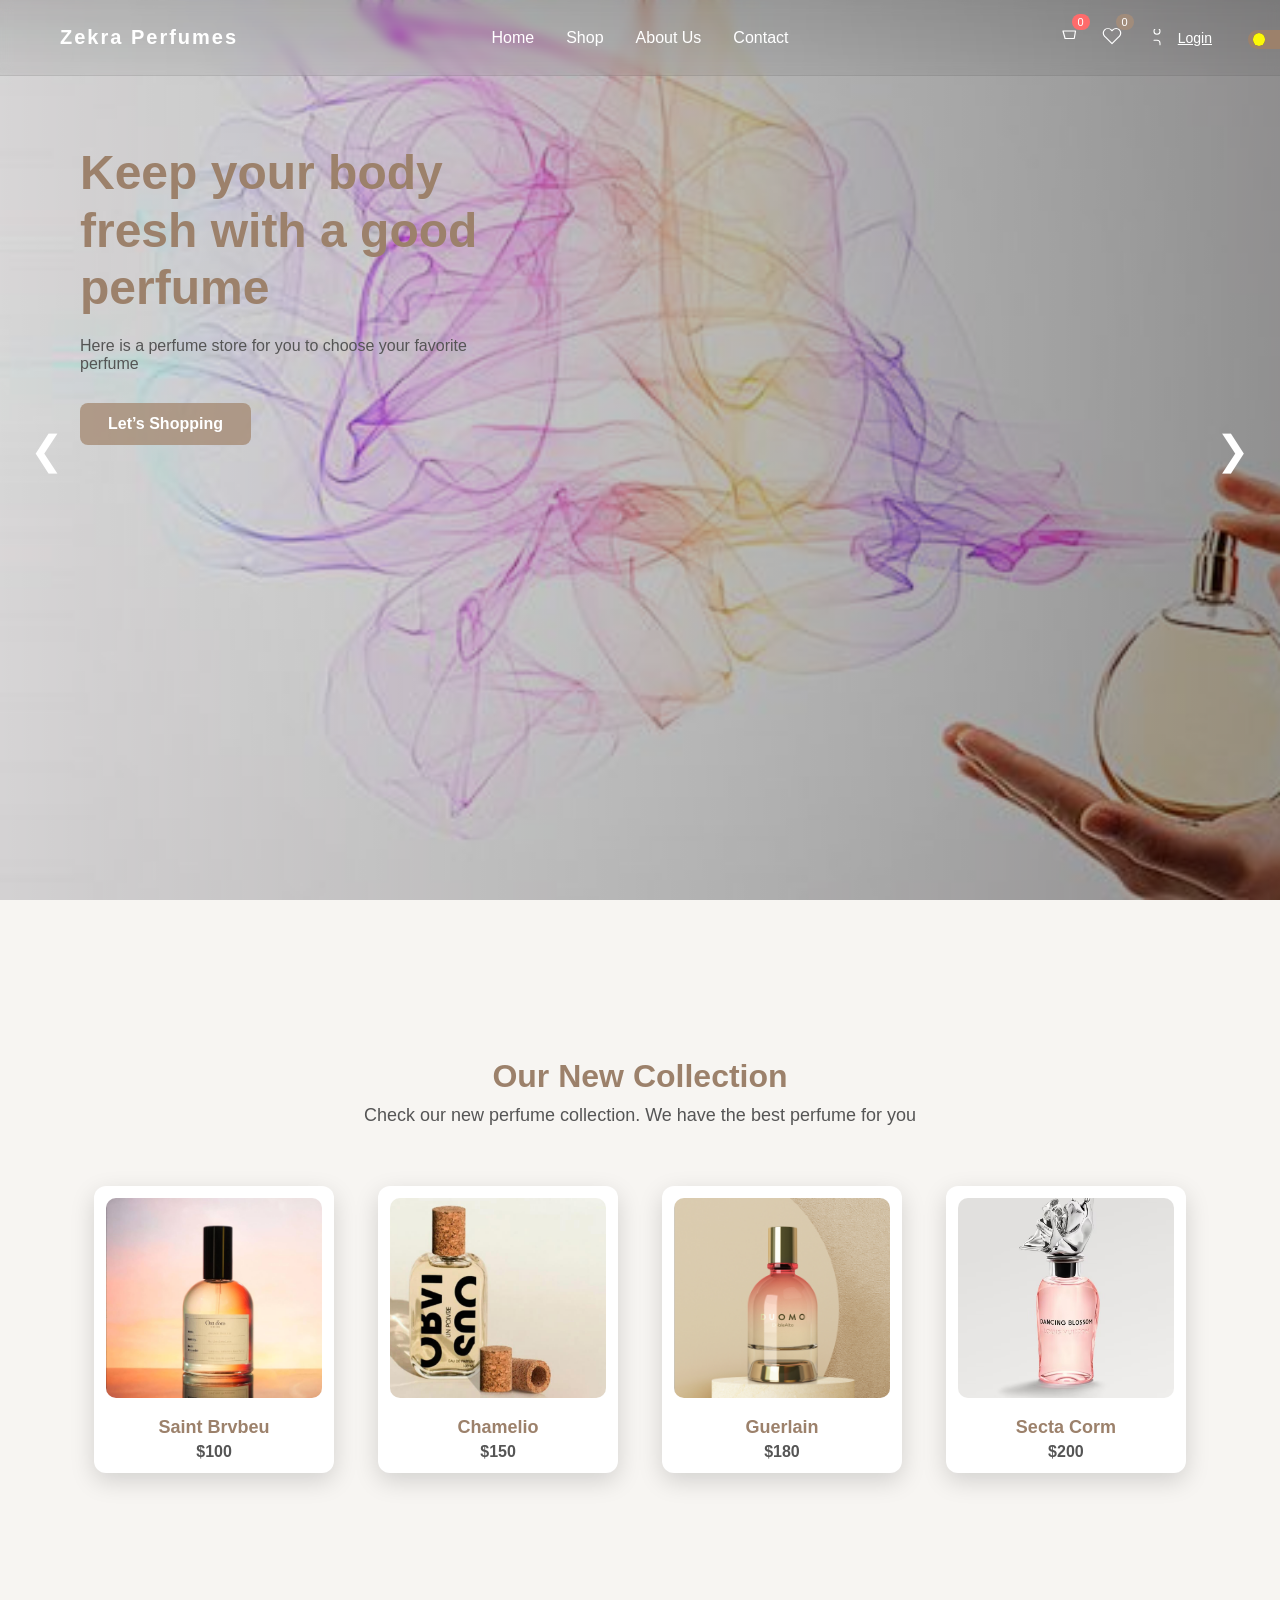
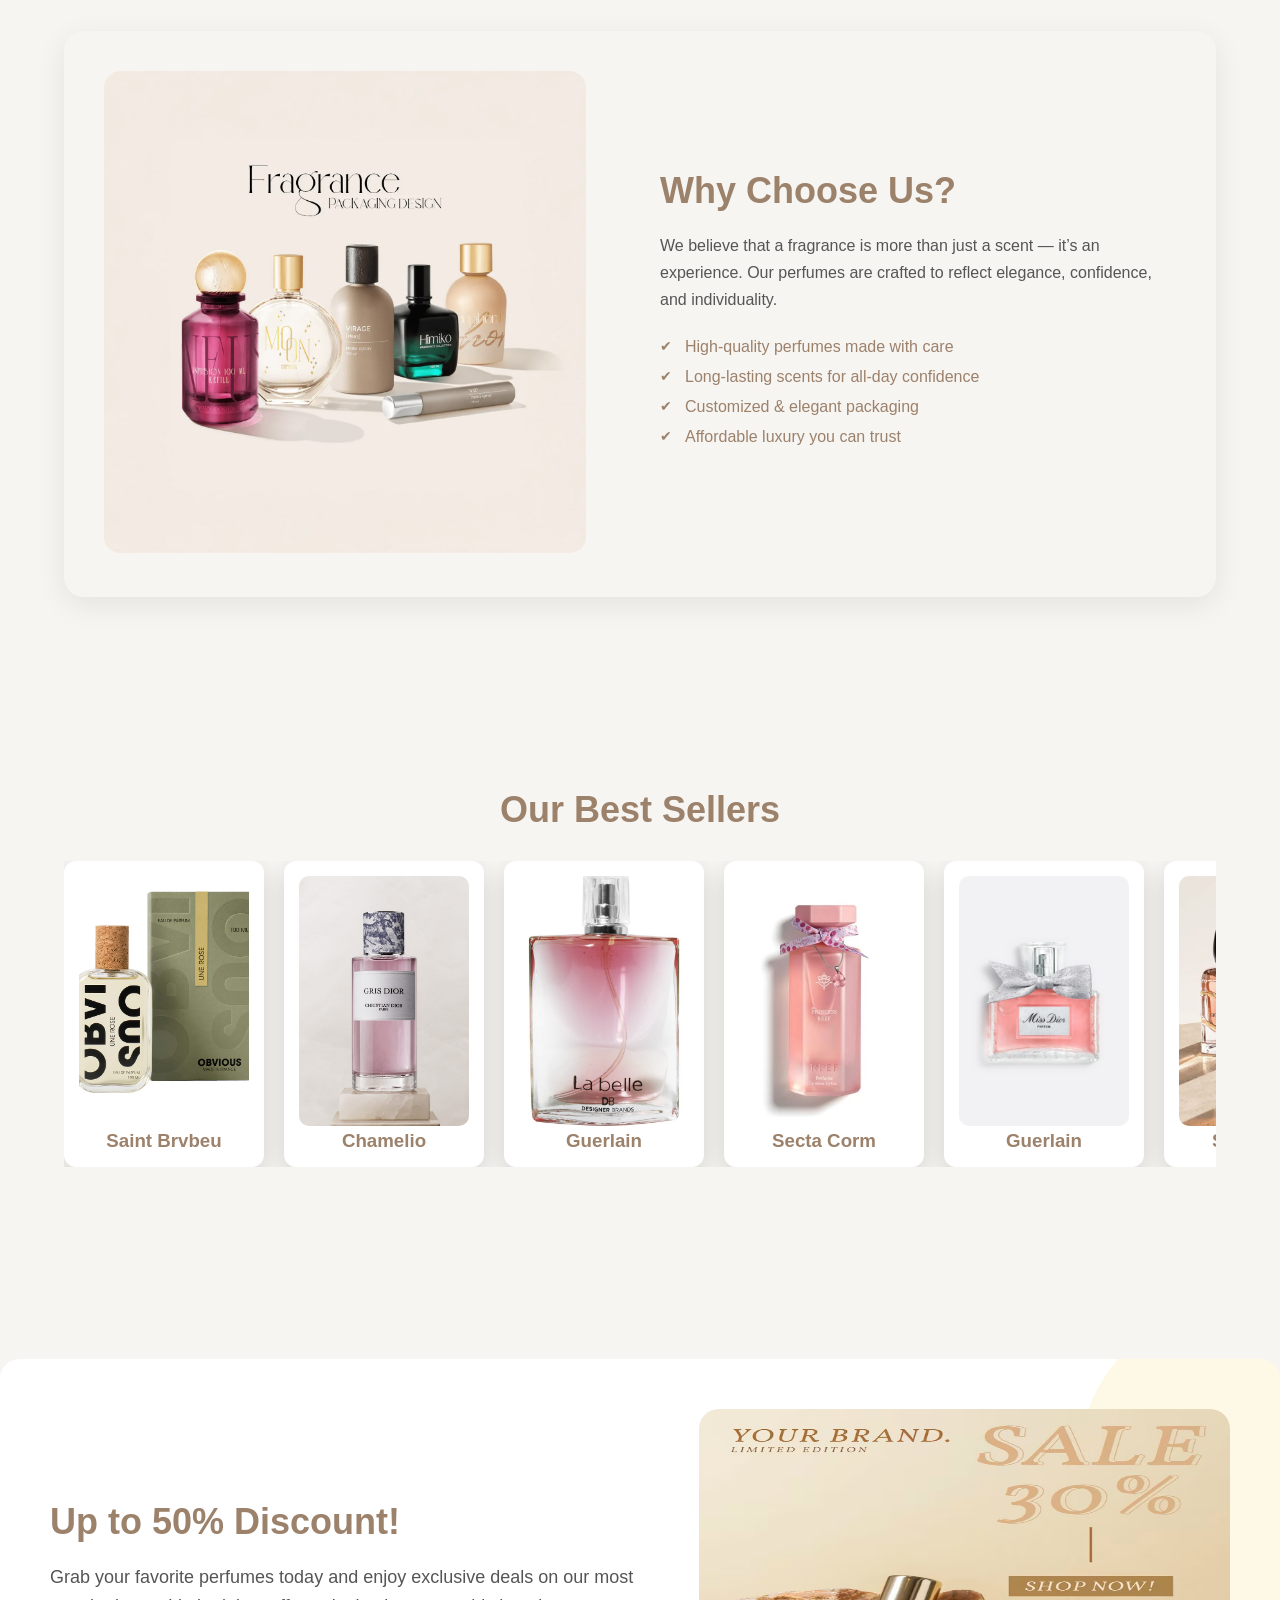
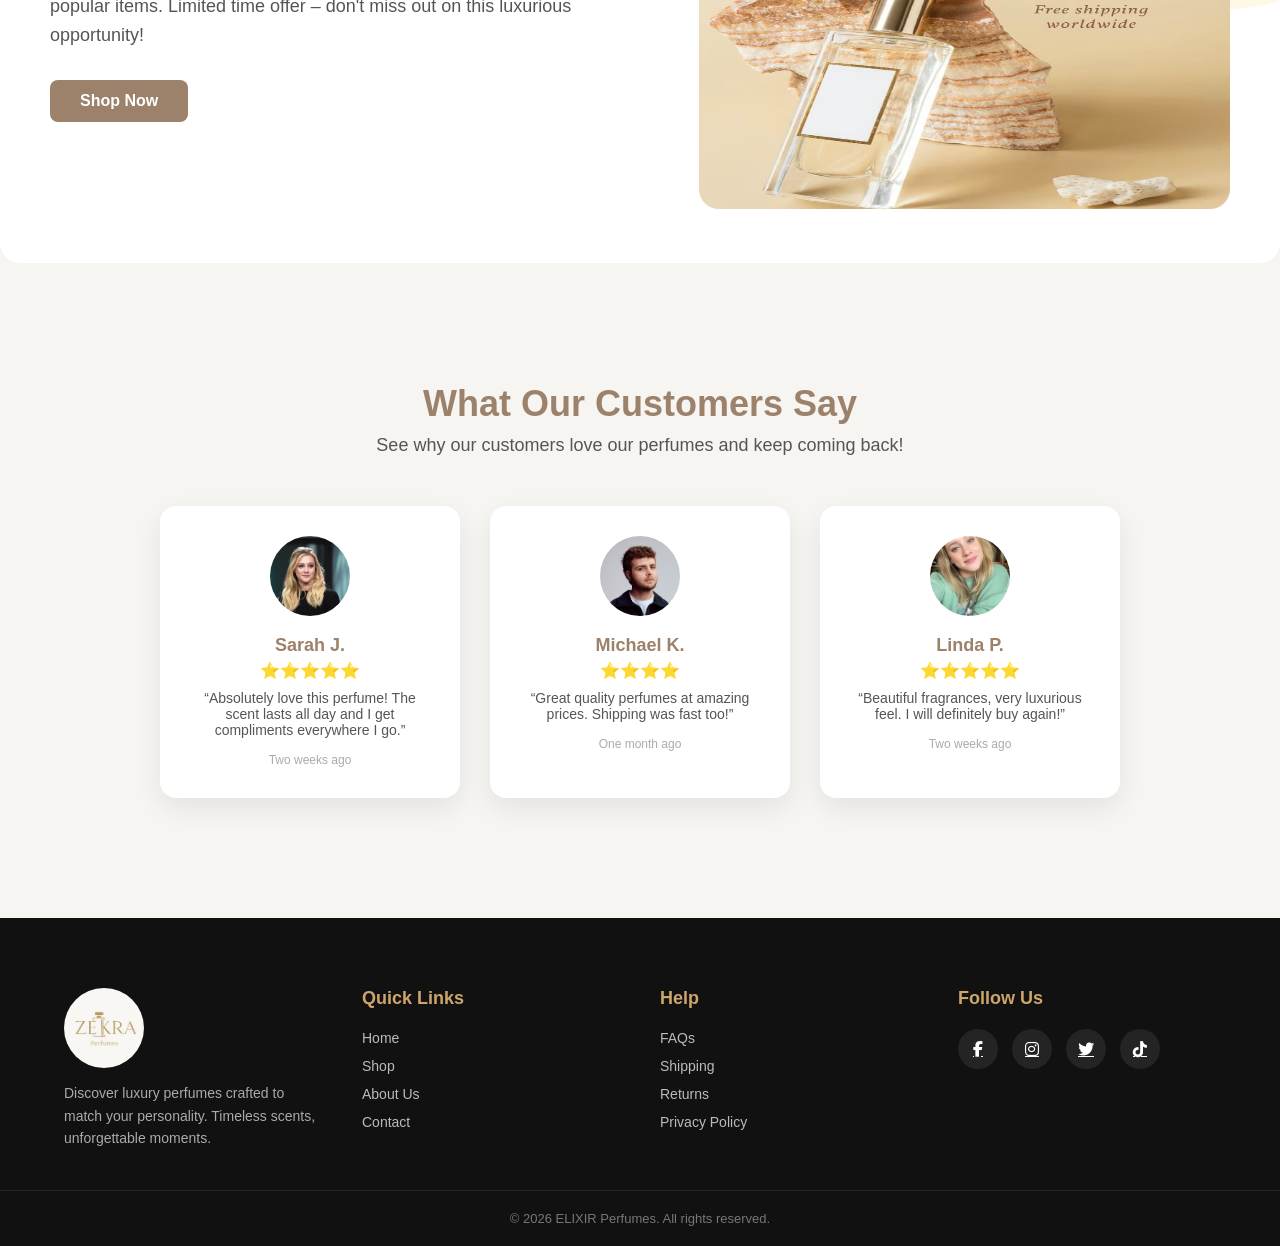
<file: index.html>
<!DOCTYPE html>
<html lang="en">

<head>
    <meta charset="UTF-8" />
    <meta name="viewport" content="width=device-width, initial-scale=1.0" />
    <title>Perfume Store</title>
    <link rel="stylesheet" href="assets/css/style.css" />
    <link rel="stylesheet" href="https://cdnjs.cloudflare.com/ajax/libs/font-awesome/6.5.0/css/all.min.css"
        integrity="sha512-..." crossorigin="anonymous" referrerpolicy="no-referrer" />
</head>

<body class="home-page">

    <header class="navbar">
        <nav>
            <div class="logo">Zekra Perfumes</div>
            <ul>
                <li><a href="index.html" class="active">Home</a></li>
                <li><a href="products.html">Shop</a></li>
                <li><a href="about.html">About Us</a></li>
                <li><a href="contact.html">Contact</a></li>
            </ul>

            <div class="nav-actions">
                <button class="icon-btn cart-btn" id="cart-btn" aria-label="Open cart">
                    <svg width="20" height="20" viewBox="0 0 24 24" fill="none" xmlns="http://www.w3.org/2000/svg">
                        <path d="M6 6h15l-1.5 9h-11z" stroke="currentColor" stroke-width="1.4" stroke-linecap="round"
                            stroke-linejoin="round" />
                    </svg>
                    <span class="badge" id="cart-count">0</span>
                </button>
                <a href="wishlist.html" class="icon-btn" aria-label="Wishlist">
                    <svg width="20" height="20" viewBox="0 0 24 24" fill="none" xmlns="http://www.w3.org/2000/svg">
                        <path
                            d="M20.84 4.61a5.5 5.5 0 0 0-7.78 0L12 5.67l-1.06-1.06a5.5 5.5 0 0 0-7.78 7.78l1.06 1.06L12 21.23l7.78-7.78 1.06-1.06a5.5 5.5 0 0 0 0-7.78z"
                            stroke="currentColor" stroke-width="1.4" stroke-linecap="round" stroke-linejoin="round" />
                    </svg>
                    <!-- Optional: Add badge here if we want to show count -->
                    <span class="badge" id="wishlist-count" style="background-color: var(--primary-color);">0</span>
                </a>
                <a href="login.html" class="icon-btn auth-link" aria-label="Login">
                    <svg width="18" height="18" viewBox="0 0 24 24" fill="none" xmlns="http://www.w3.org/2000/svg">
                        <path d="M16 21v-2a4 4 0 0 0-4-4H8" stroke="currentColor" stroke-width="1.4"
                            stroke-linecap="round" stroke-linejoin="round" />
                        <path d="M12 7a4 4 0 1 0 0-8 4 4 0 0 0 0 8z" stroke="currentColor" stroke-width="1.4"
                            stroke-linecap="round" stroke-linejoin="round" />
                    </svg>
                    <span class="auth-text">Login</span>
                </a>
            </div>
            <label class="switch">
                <input type="checkbox" id="themecheckbox">
                <span class="slider"></span>

            </label>
        </nav>

        <div class="mini-cart" id="mini-cart" aria-hidden="true">
            <div class="mini-cart-header">
                <strong>Your cart</strong>
                <button class="close-mini" id="close-mini">✕</button>
            </div>
            <div class="mini-cart-body" id="mini-cart-body">
                <p class="empty">Your cart is empty.</p>
            </div>
            <div class="mini-cart-footer">
                <button id="clear-cart">Clear cart</button>
                <button id="checkout" onclick="window.location.href='checkout.html'">Checkout</button>
            </div>
        </div>
    </header>
    <section class="hero">
        <div class="hero-text">
            <h1>Keep your body <br> fresh with a good <br>perfume</h1>
            <p>Here is a perfume store for you to choose your favorite
                perfume</p>
            <button class="btn-hero" onclick="location.href='products.html'">Let’s
                Shopping</button>
        </div>

        <div class="hero-slider">
            <div class="overlay"></div>
            <div class="controls">
                <span id="prev">&#10094;</span>
                <span id="next">&#10095;</span>
            </div>
        </div>
    </section>

    <section>
        <div class="newCollection">
            <div class="textCollection">
                <h2>Our New Collection</h2>
                <p>Check our new perfume collection. We have the best
                    perfume for you</p>
            </div>

            <div class="collection">

                <a href="products.html" class="cart">
                    <img src="assets/images/71QTCfqOZ4L._AC_UF1000,1000_QL80_.jpg" alt="perfume1">
                    <h3>Saint Brvbeu</h3>
                    <h4>$100</h4>
                </a>

                <a href="products.html" class="cart">
                    <img src="assets/images/A_249943058-1.jpg" alt="perfume2">
                    <h3>Chamelio</h3>
                    <h4>$150</h4>
                </a>

                <a href="products.html" class="cart">
                    <img src="assets/images/estal-home-catalogo-beauty-perfumery_1.jpg" alt="perfume3">
                    <h3>Guerlain</h3>
                    <h4>$180</h4>
                </a>

                <a href="products.html" class="cart">
                    <img src="assets/images/15-domus-lv.jpg.foto.rmedium.avif" alt="perfume4">
                    <h3>Secta Corm</h3>
                    <h4>$200</h4>
                </a>

            </div>
        </div>
    </section>

    <section class="chooseUs">
        <div class="img">
            <img src="assets/images/smart.webp" alt="Why Choose Us">
        </div>

        <div class="text">
            <h2>Why Choose Us?</h2>

            <p>
                We believe that a fragrance is more than just a scent — it’s
                an experience.
                Our perfumes are crafted to reflect elegance, confidence,
                and individuality.
            </p>

            <ul>
                <li>High-quality perfumes made with care</li>
                <li>Long-lasting scents for all-day confidence</li>
                <li>Customized & elegant packaging</li>
                <li>Affordable luxury you can trust</li>
            </ul>
        </div>
    </section>
    <section class="bestSellers">
        <h2>Our Best Sellers</h2>

        <div class="carousel">
            <div class="carousel-track">
                <a href="products.html" class="product-card">
                    <img src="assets/images/1track.webp" alt="Perfume 1">
                    <h3>Saint Brvbeu</h3>
                </a>
                <a href="products.html" class="product-card">
                    <img src="assets/images/2track.jpg" alt="Perfume 2">
                    <h3>Chamelio</h3>
                </a>
                <a href="products.html" class="product-card">
                    <img src="assets/images/45771253350430.jpg" alt="Perfume 3">
                    <h3>Guerlain</h3>
                </a>
                <a href="products.html" class="product-card">
                    <img src="assets/images/533422a0-4fe4-4d05-b3bf-fd5687bdfdcc-500x500-xfHa7fQIoizAs7rjMm3n0qi7awHfYOz1EbD715Xi.webp"
                        alt="Perfume 4">
                    <h3>Secta Corm</h3>
                </a>
                <a href="products.html" class="product-card">
                    <img src="assets/images/Y0997166_C099700897_E01_RHC.webp" alt="Perfume 3">
                    <h3>Guerlain</h3>

                </a>
                <a href="products.html" class="product-card">
                    <img src="assets/images/designed-to-last-si-2025-visual.webp" alt="Perfume 4">
                    <h3>Secta Corm</h3>

                </a>
                <a href="products.html" class="product-card">
                    <img src="assets/images/discount.jpg" alt="Perfume 3">
                    <h3>Guerlain</h3>
                </a>
                <a href="products.html" class="product-card">
                    <img src="assets/images/perfume4.jpg" alt="Perfume 4">
                    <h3>Secta Corm</h3>
                </a>
            </div>
        </div>
    </section>
    <section class="discount">
        <div class="discount-text">
            <h2>Up to 50% Discount!</h2>
            <p>
                Grab your favorite perfumes today and enjoy exclusive deals
                on our most popular items.
                Limited time offer – don't miss out on this luxurious
                opportunity!
            </p>
            <a href="products.html" class="btn-shop">Shop Now</a>
        </div>
        <div class="discount-img">
            <img src="assets/images/sale1.jpg" alt="Discount Perfume">
        </div>
    </section>

    <section class="testimonials">
        <div class="section-header">
            <h2>What Our Customers Say</h2>
            <p>See why our customers love our perfumes and keep coming back!</p>
        </div>

        <div class="testimonial-cards">

            <div class="testimonial-card">
                <img src="assets/images/lili.webp" alt="Customer 1">
                <h3>Sarah J.</h3>
                <div class="rating">
                    ⭐⭐⭐⭐⭐
                </div>
                <p class="review">“Absolutely love this perfume! The scent lasts all day and I get compliments
                    everywhere I go.”</p>
                <span class="time">Two weeks ago</span>
            </div>

            <div class="testimonial-card">
                <img src="assets/images/alex-warren.jpeg" alt="Customer 2">
                <h3>Michael K.</h3>
                <div class="rating">
                    ⭐⭐⭐⭐
                </div>
                <p class="review">“Great quality perfumes at amazing prices. Shipping was fast too!”</p>
                <span class="time">One month ago</span>
            </div>

            <div class="testimonial-card">
                <img src="assets/images/linda.jpg" alt="Customer 3">
                <h3>Linda P.</h3>
                <div class="rating">
                    ⭐⭐⭐⭐⭐
                </div>
                <p class="review">“Beautiful fragrances, very luxurious feel. I will definitely buy again!”</p>
                <span class="time">Two weeks ago</span>
            </div>
        </div>
    </section>

    <footer class="footer">

    </footer>


    <script src="assets/js/bootstrap.bundle.min.js"></script>
    <script src="assets/js/components.js"></script>
    <script src="assets/js/common.js"></script>
    <script src="assets/js/script.js"></script>
    <script src="assets/js/about.js"></script>
</body>

</html>
</file>
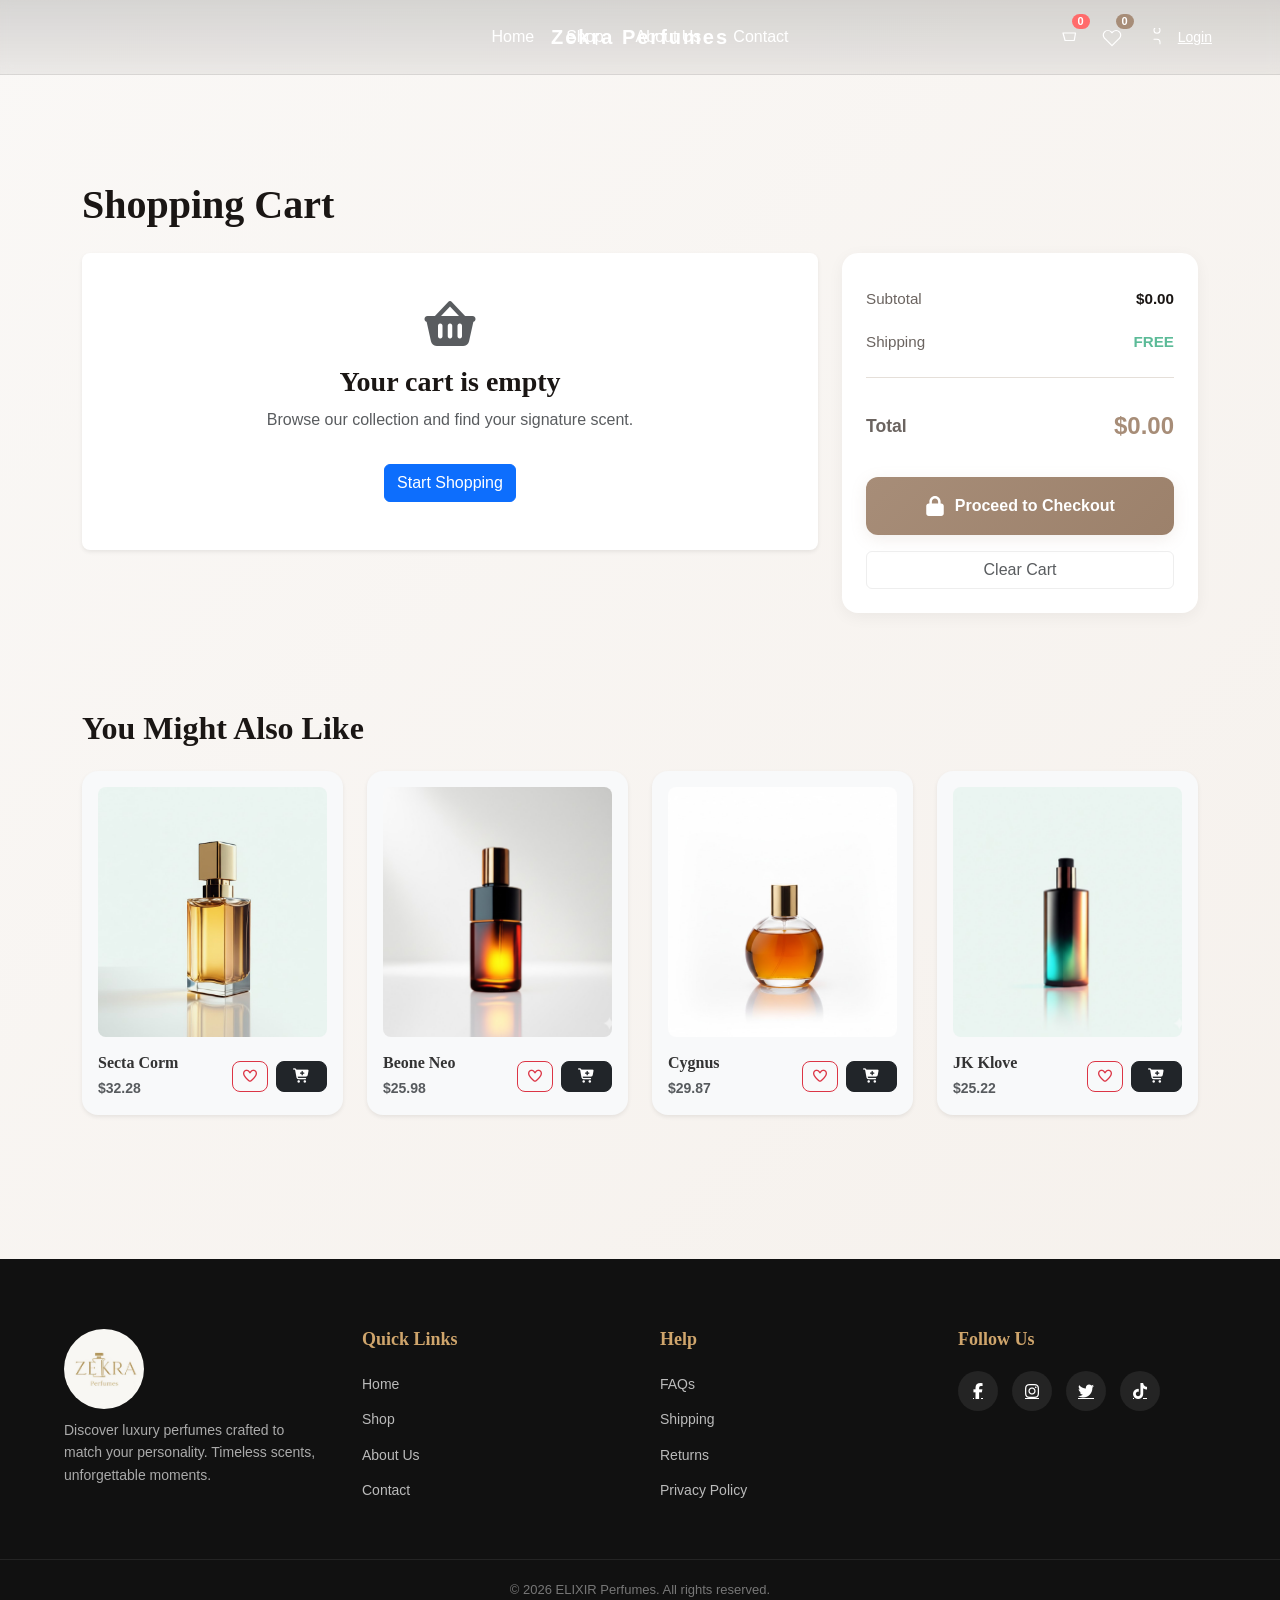
<file: cart.html>
<!DOCTYPE html>
<html lang="en">

<head>
    <meta charset="UTF-8">
    <meta name="viewport" content="width=device-width, initial-scale=1.0">
    <title>Shopping Cart - Zekra Perfumes</title>
    <!-- Use standard project CSS -->
    <link rel="stylesheet" href="assets/css/bootstrap.min.css" />
    <link rel="stylesheet" href="assets/css/all.min.css" />
    <link rel="stylesheet" href="assets/css/style.css">
    <link rel="stylesheet" href="assets/css/products.css">
    <!-- Removed cart.css to align with products.html -->
</head>

<body>
    <header class="navbar">
        <nav>
            <div class="logo">Zekra Perfumes</div>
            <ul>
                <li><a href="index.html">Home</a></li>
                <li><a href="products.html">Shop</a></li>
                <li><a href="about.html">About Us</a></li>
                <li><a href="contact.html">Contact</a></li>
            </ul>

            <div class="nav-actions">
                <button class="icon-btn cart-btn" id="cart-btn" aria-label="Open cart">
                    <svg width="20" height="20" viewBox="0 0 24 24" fill="none" xmlns="http://www.w3.org/2000/svg">
                        <path d="M6 6h15l-1.5 9h-11z" stroke="currentColor" stroke-width="1.4" stroke-linecap="round"
                            stroke-linejoin="round" />
                    </svg>
                    <span class="badge" id="cart-count">0</span>
                </button>
                <a href="wishlist.html" class="icon-btn" aria-label="Wishlist">
                    <svg width="20" height="20" viewBox="0 0 24 24" fill="none" xmlns="http://www.w3.org/2000/svg">
                        <path
                            d="M20.84 4.61a5.5 5.5 0 0 0-7.78 0L12 5.67l-1.06-1.06a5.5 5.5 0 0 0-7.78 7.78l1.06 1.06L12 21.23l7.78-7.78 1.06-1.06a5.5 5.5 0 0 0 0-7.78z"
                            stroke="currentColor" stroke-width="1.4" stroke-linecap="round" stroke-linejoin="round" />
                    </svg>
                    <span class="badge" id="wishlist-count" style="background-color: var(--primary-color);">0</span>
                </a>
                <a href="login.html" class="icon-btn auth-link" aria-label="Login">
                    <svg width="18" height="18" viewBox="0 0 24 24" fill="none" xmlns="http://www.w3.org/2000/svg">
                        <path d="M16 21v-2a4 4 0 0 0-4-4H8" stroke="currentColor" stroke-width="1.4"
                            stroke-linecap="round" stroke-linejoin="round" />
                        <path d="M12 7a4 4 0 1 0 0-8 4 4 0 0 0 0 8z" stroke="currentColor" stroke-width="1.4"
                            stroke-linecap="round" stroke-linejoin="round" />
                    </svg>
                    <span class="auth-text">Login</span>
                </a>
            </div>
            <!-- Dark mode toggle removed -->
        </nav>

        <div class="mini-cart" id="mini-cart" aria-hidden="true">
            <div class="mini-cart-header">
                <strong>Your cart</strong>
                <button class="close-mini" id="close-mini">✕</button>
            </div>
            <div class="mini-cart-body" id="mini-cart-body">
                <p class="empty">Your cart is empty.</p>
            </div>
            <div class="mini-cart-footer">
                <button id="clear-cart">Clear cart</button>
                <button id="checkout" onclick="window.location.href='checkout.html'">Checkout</button>
            </div>
        </div>
    </header>

    <div class="container mt-5 pt-5">
        <h1 class="mb-4">Shopping Cart</h1>

        <div class="row">
            <!-- Main Cart Items List -->
            <div class="col-lg-8">
                <div id="cart-items-container" class="d-flex flex-column gap-3">
                    <!-- Items will be injected here by JS -->
                    <div class="p-5 text-center bg-light rounded-3">
                        <p class="mb-0">Loading cart...</p>
                    </div>
                </div>
            </div>

            <!-- Cart Summary -->
            <div class="col-lg-4">
                <!-- Importing checkout.css for this section specifically -->
                <link rel="stylesheet" href="assets/css/checkout.css">
                <style>
                    /* Override some checkout.css specificity issues to make it fit in the col-lg-4 */
                    .summary-card {
                        width: 100%;
                        margin-top: 0;
                        box-shadow: 0 4px 16px rgba(0, 0, 0, 0.05);
                    }
                </style>

                <div class="section-card summary-card sticky-top" style="top: 100px; z-index: 1;">
                    <div class="summary-row">
                        <span>Subtotal</span>
                        <span id="subtotal" style="font-weight: 600;">$0.00</span>
                    </div>
                    <div class="summary-row">
                        <span>Shipping</span>
                        <span id="summary-shipping" class="free-shipping">FREE</span>
                    </div>
                    <div class="summary-divider"></div>
                    <div class="summary-row total-row">
                        <span>Total</span>
                        <span class="total-amount" id="total-price">$0.00</span>
                    </div>

                    <!-- Checkout Button -->
                    <button class="checkout-btn" id="checkout-btn">
                        <svg xmlns="http://www.w3.org/2000/svg" viewBox="0 0 448 512">
                            <path
                                d="M144 144l0 48 160 0 0-48c0-44.2-35.8-80-80-80s-80 35.8-80 80zM80 192l0-48C80 64.5 144.5 0 224 0s144 64.5 144 144l0 48 16 0c35.3 0 64 28.7 64 64l0 192c0 35.3-28.7 64-64 64L64 512c-35.3 0-64-28.7-64-64L0 256c0-35.3 28.7-64 64-64l16 0z" />
                        </svg>
                        <span>Proceed to Checkout</span>
                    </button>

                    <button id="clear-cart-page" class="btn btn-block w-100 mt-3 text-muted"
                        style="background: none; border: 1px solid #eee;">Clear Cart</button>
                </div>
            </div>
        </div>

        <div class="mt-5 pt-5">
            <h2 class="mb-4">You Might Also Like</h2>
            <!-- Product Grid reused from products.html logic -->
            <div class="row prod" id="product-grid">
                <!-- Products will be loaded here -->
            </div>
        </div>
    </div>

    <footer class="footer"></footer>

    <script src="assets/js/bootstrap.bundle.min.js"></script>
    <script src="assets/js/components.js"></script>
    <script src="assets/js/common.js"></script>
    <script src="assets/js/script.js"></script>
    <script src="assets/js/cart.js"></script>
</body>

</html>
</file>
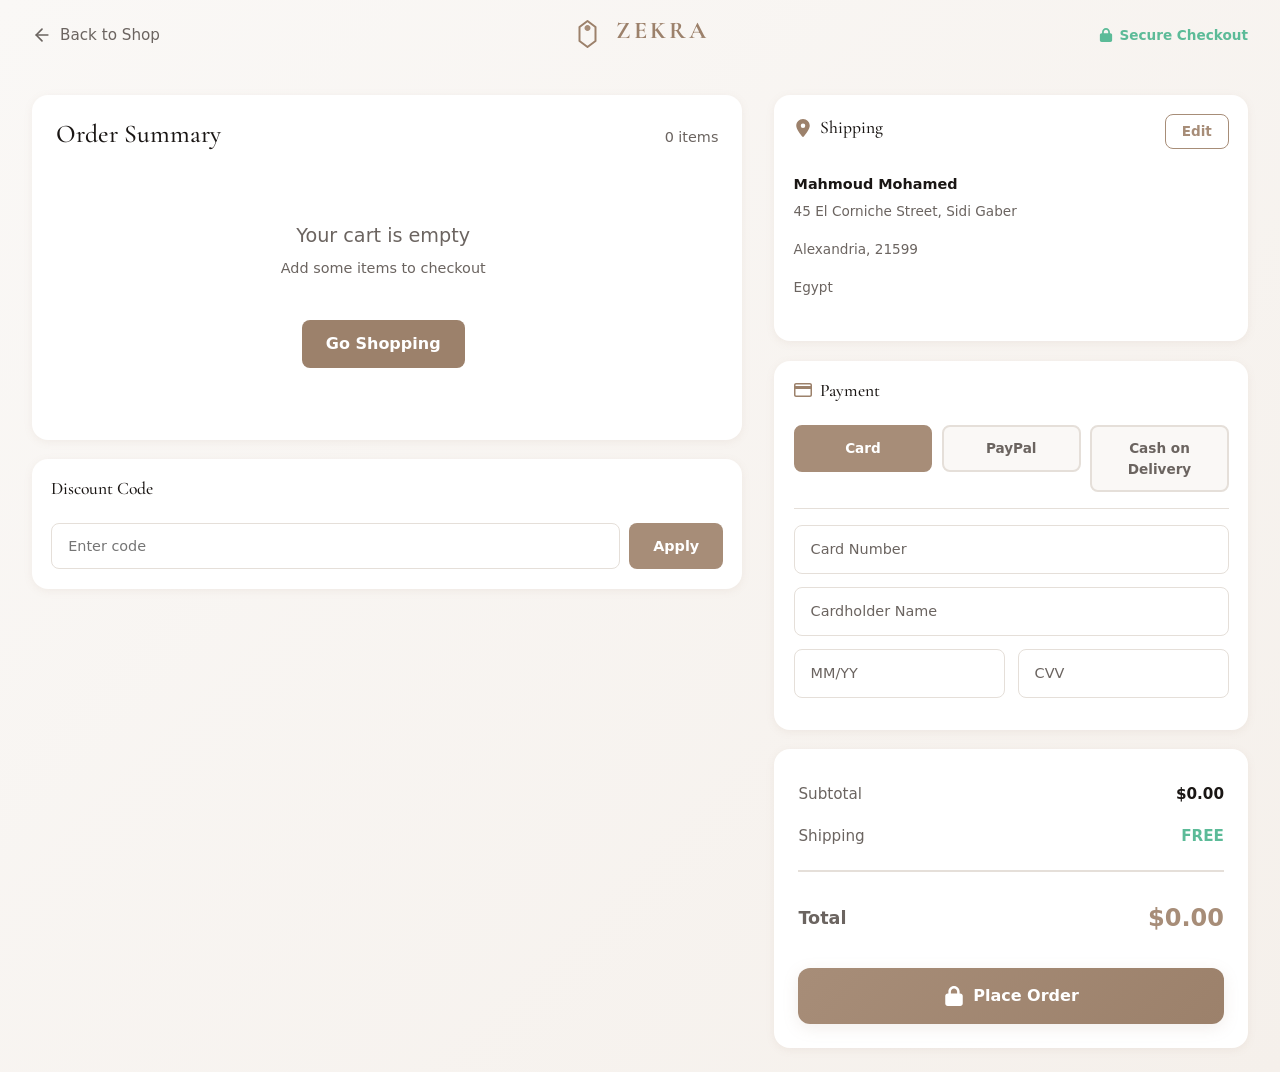
<file: checkout.html>
<!DOCTYPE html>
<html lang="en">

<head>
    <meta charset="UTF-8">
    <meta name="viewport" content="width=device-width, initial-scale=1.0">
    <title>Checkout - Zekra Perfumes</title>
    <link rel="stylesheet" href="assets/css/checkout.css">
    <link rel="preconnect" href="https://fonts.googleapis.com">
    <link rel="preconnect" href="https://fonts.gstatic.com" crossorigin>
    <link rel="stylesheet" href="assets/css/bootstrap.min.css" />
    <link rel="stylesheet" href="assets/css/all.min.css" />
    <link
        href="https://fonts.googleapis.com/css2?family=Cormorant+Garamond:wght@300;400;500;600;700&family=Montserrat:wght@300;400;500;600&display=swap"
        rel="stylesheet">
</head>

<body>
    <header>
        <div class="header-content">
            <!-- Header -->
            <a href="index.html" class="back-link">
                <svg width="20" height="20" viewBox="0 0 24 24" fill="none" xmlns="http://www.w3.org/2000/svg">
                    <path d="M19 12H5" stroke="currentColor" stroke-width="2" stroke-linecap="round"
                        stroke-linejoin="round" />
                    <path d="M12 19L5 12L12 5" stroke="currentColor" stroke-width="2" stroke-linecap="round"
                        stroke-linejoin="round" />
                </svg>
                <span>Back to Shop</span>
            </a>
            <div class="logo">
                <svg width="32" height="32" viewBox="0 0 32 32" fill="none" xmlns="http://www.w3.org/2000/svg">
                    <path d="M16 2L8 8V22L16 28L24 22V8L16 2Z" stroke="#9c816b" stroke-width="2" stroke-linecap="round"
                        stroke-linejoin="round" />
                    <path
                        d="M16 12C17.6569 12 19 10.6569 19 9C19 7.34315 17.6569 6 16 6C14.3431 6 13 7.34315 13 9C13 10.6569 14.3431 12 16 12Z"
                        fill="#a78d78" />
                </svg>
                <h1>ZEKRA</h1>
            </div>
            <div class="secure-badge">
                <svg xmlns="http://www.w3.org/2000/svg" viewBox="0 0 448 512">
                    <path
                        d="M144 144l0 48 160 0 0-48c0-44.2-35.8-80-80-80s-80 35.8-80 80zM80 192l0-48C80 64.5 144.5 0 224 0s144 64.5 144 144l0 48 16 0c35.3 0 64 28.7 64 64l0 192c0 35.3-28.7 64-64 64L64 512c-35.3 0-64-28.7-64-64L0 256c0-35.3 28.7-64 64-64l16 0z" />
                </svg>
                <span>Secure Checkout</span>
            </div>
        </div>
    </header>

    <div class="checkout-container">
        <!-- Left Side - Order Summary & Cart Items -->
        <div class="left-section">
            <div class="section-card cart-section">
                <div class="section-header">
                    <h2>Order Summary</h2>
                    <span class="item-count" id="item-count">0 items</span>
                </div>

                <div class="cart-items-list" id="checkout-cart-items">
                    <!-- Cart items will be loaded here -->
                </div>
            </div>

            <!-- Discount Code - Moved to left side -->
            <div class="section-card discount-card">
                <div class="section-header">
                    <h3>Discount Code</h3>
                </div>
                <div class="discount-input-group">
                    <input type="text" id="discount-code" placeholder="Enter code">
                    <button class="apply-btn" id="apply-discount">Apply</button>
                </div>
                <div class="discount-message hidden" id="discount-message"></div>
            </div>
        </div>

        <!-- Right Side - Shipping, Payment & Summary -->
        <div class="right-section">
            <!-- Shipping Address -->
            <div class="section-card compact-card">
                <div class="section-header">
                    <h3>
                        <svg xmlns="http://www.w3.org/2000/svg" viewBox="0 0 384 512"
                            style="width: 18px; height: 18px; fill: #9c816b; margin-right: 8px;">
                            <path
                                d="M215.7 499.2C267 435 384 279.4 384 192C384 86 298 0 192 0S0 86 0 192c0 87.4 117 243 168.3 307.2c12.3 15.3 35.1 15.3 47.4 0zM192 128a64 64 0 1 1 0 128 64 64 0 1 1 0-128z" />
                        </svg>
                        Shipping
                    </h3>
                    <button class="edit-btn" id="edit-address">Edit</button>
                </div>
                <div class="address-display" id="address-display">
                    <div class="address-compact">
                        <p class="address-name" id="display-name">Mahmoud Mohamed</p>
                        <p class="address-line" id="display-address">45 El Corniche Street, Sidi Gaber</p>
                        <p class="address-line" id="display-city">Alexandria, 21599</p>
                        <p class="address-line" id="display-country">Egypt</p>
                    </div>
                </div>
                <form class="address-form hidden" id="address-form">
                    <div class="form-row">
                        <div class="form-group">
                            <input type="text" id="full-name" placeholder="Full Name" required>
                        </div>
                        <div class="form-group">
                            <input type="text" id="phone" placeholder="Phone" required>
                        </div>
                    </div>
                    <div class="form-group">
                        <input type="text" id="address" placeholder="Street Address" required>
                    </div>
                    <div class="form-row">
                        <div class="form-group">
                            <select id="city" required>
                                <option value="">City</option>
                                <option value="Cairo">Cairo</option>
                                <option value="Alexandria">Alexandria</option>
                                <option value="Giza">Giza</option>
                                <option value="Sharm El Sheikh">Sharm El Sheikh</option>
                                <option value="Hurghada">Hurghada</option>
                                <option value="Luxor">Luxor</option>
                                <option value="Aswan">Aswan</option>
                                <option value="Port Said">Port Said</option>
                                <option value="Suez">Suez</option>
                                <option value="Mansoura">Mansoura</option>
                            </select>
                        </div>
                        <div class="form-group">
                            <input type="text" id="postal" placeholder="Postal" required>
                        </div>
                    </div>
                    <div class="form-group">
                        <select id="governorate" required>
                            <option value="">Governorate</option>
                            <option value="Cairo">Cairo</option>
                            <option value="Alexandria">Alexandria</option>
                            <option value="Giza">Giza</option>
                            <option value="Qalyubia">Qalyubia</option>
                            <option value="Dakahlia">Dakahlia</option>
                            <option value="Sharqia">Sharqia</option>
                            <option value="Red Sea">Red Sea</option>
                            <option value="South Sinai">South Sinai</option>
                        </select>
                    </div>
                    <button type="submit" class="save-btn">Save</button>
                </form>
            </div>

            <!-- Payment Method -->
            <div class="section-card compact-card">
                <div class="section-header">
                    <h3>
                        <svg xmlns="http://www.w3.org/2000/svg" viewBox="0 0 576 512"
                            style="width: 18px; height: 18px; fill: #9c816b; margin-right: 8px;">
                            <path
                                d="M512 80c8.8 0 16 7.2 16 16l0 32L48 128l0-32c0-8.8 7.2-16 16-16l448 0zm16 144l0 192c0 8.8-7.2 16-16 16L64 432c-8.8 0-16-7.2-16-16l0-192 480 0zM64 32C28.7 32 0 60.7 0 96L0 416c0 35.3 28.7 64 64 64l448 0c35.3 0 64-28.7 64-64l0-320c0-35.3-28.7-64-64-64L64 32z" />
                        </svg>
                        Payment
                    </h3>
                </div>
                <div class="payment-display" id="payment-display">
                    <div class="payment-options-compact">
                        <label class="payment-option-compact selected" data-payment="card">
                            <input type="radio" name="payment" value="card" checked>
                            <span>Card</span>
                        </label>
                        <label class="payment-option-compact" data-payment="paypal">
                            <input type="radio" name="payment" value="paypal">
                            <span>PayPal</span>
                        </label>
                        <label class="payment-option-compact" data-payment="cash">
                            <input type="radio" name="payment" value="cash">
                            <span>Cash on Delivery</span>
                        </label>
                    </div>

                    <!-- Card Payment Details -->
                    <div class="payment-details" id="card-details">
                        <form class="payment-form">
                            <div class="form-group">
                                <input type="text" id="card-number" placeholder="Card Number" maxlength="19" required>
                            </div>
                            <div class="form-group">
                                <input type="text" id="card-name" placeholder="Cardholder Name" required>
                            </div>
                            <div class="form-row">
                                <div class="form-group">
                                    <input type="text" id="card-expiry" placeholder="MM/YY" maxlength="5" required>
                                </div>
                                <div class="form-group">
                                    <input type="text" id="card-cvv" placeholder="CVV" maxlength="3" required>
                                </div>
                            </div>
                        </form>
                    </div>

                    <!-- PayPal Payment Details -->
                    <div class="payment-details hidden" id="paypal-details">
                        <form class="payment-form">
                            <div class="form-group">
                                <input type="email" id="paypal-email" placeholder="PayPal Email Address" required>
                            </div>
                            <div class="form-group">
                                <input type="password" id="paypal-password" placeholder="PayPal Password" required>
                            </div>
                            <div class="paypal-note">
                                <svg xmlns="http://www.w3.org/2000/svg" viewBox="0 0 512 512"
                                    style="width: 16px; height: 16px; fill: #9c816b;">
                                    <path
                                        d="M256 512A256 256 0 1 0 256 0a256 256 0 1 0 0 512zM216 336h24V272H216c-13.3 0-24-10.7-24-24s10.7-24 24-24h48c13.3 0 24 10.7 24 24v88h8c13.3 0 24 10.7 24 24s-10.7 24-24 24H216c-13.3 0-24-10.7-24-24s10.7-24 24-24zm40-208a32 32 0 1 1 0 64 32 32 0 1 1 0-64z" />
                                </svg>
                                <span>You'll be redirected to PayPal to complete payment</span>
                            </div>
                        </form>
                    </div>

                    <!-- Cash on Delivery (No form needed) -->
                    <div class="payment-details hidden" id="cash-details">
                        <div class="cod-message">
                            <svg xmlns="http://www.w3.org/2000/svg" viewBox="0 0 512 512"
                                style="width: 40px; height: 40px; fill: #5cbb98; margin-bottom: 1rem;">
                                <path
                                    d="M256 512A256 256 0 1 0 256 0a256 256 0 1 0 0 512zM369 209L241 337c-9.4 9.4-24.6 9.4-33.9 0l-64-64c-9.4-9.4-9.4-24.6 0-33.9s24.6-9.4 33.9 0l47 47L335 175c9.4-9.4 24.6-9.4 33.9 0s9.4 24.6 0 33.9z" />
                            </svg>
                            <p class="cod-title">Pay When You Receive</p>
                            <p class="cod-subtitle">Pay in cash when your order is delivered to your doorstep</p>
                        </div>
                    </div>
                </div>
            </div>

            <!-- Price Summary -->
            <div class="section-card summary-card">
                <div class="summary-row">
                    <span>Subtotal</span>
                    <span id="summary-subtotal">$0.00</span>
                </div>
                <div class="summary-row">
                    <span>Shipping</span>
                    <span id="summary-shipping" class="free-shipping">FREE</span>
                </div>
                <div class="summary-row discount-row hidden" id="discount-row">
                    <span>Discount <span class="discount-code-display" id="applied-code"></span></span>
                    <span class="discount-amount" id="discount-amount">-$0.00</span>
                </div>
                <div class="summary-divider"></div>
                <div class="summary-row total-row">
                    <span>Total</span>
                    <span class="total-amount" id="summary-total">$0.00</span>
                </div>

                <!-- Checkout Button -->
                <button class="checkout-btn" id="place-order-btn">
                    <svg xmlns="http://www.w3.org/2000/svg" viewBox="0 0 448 512">
                        <path
                            d="M144 144l0 48 160 0 0-48c0-44.2-35.8-80-80-80s-80 35.8-80 80zM80 192l0-48C80 64.5 144.5 0 224 0s144 64.5 144 144l0 48 16 0c35.3 0 64 28.7 64 64l0 192c0 35.3-28.7 64-64 64L64 512c-35.3 0-64-28.7-64-64L0 256c0-35.3 28.7-64 64-64l16 0z" />
                    </svg>
                    <span>Place Order</span>
                </button>
            </div>
        </div>
    </div>
    </div>

    <script src="assets/js/common.js"></script>
    <script src="assets/js/checkout.js"></script>
</body>

</html>
</file>
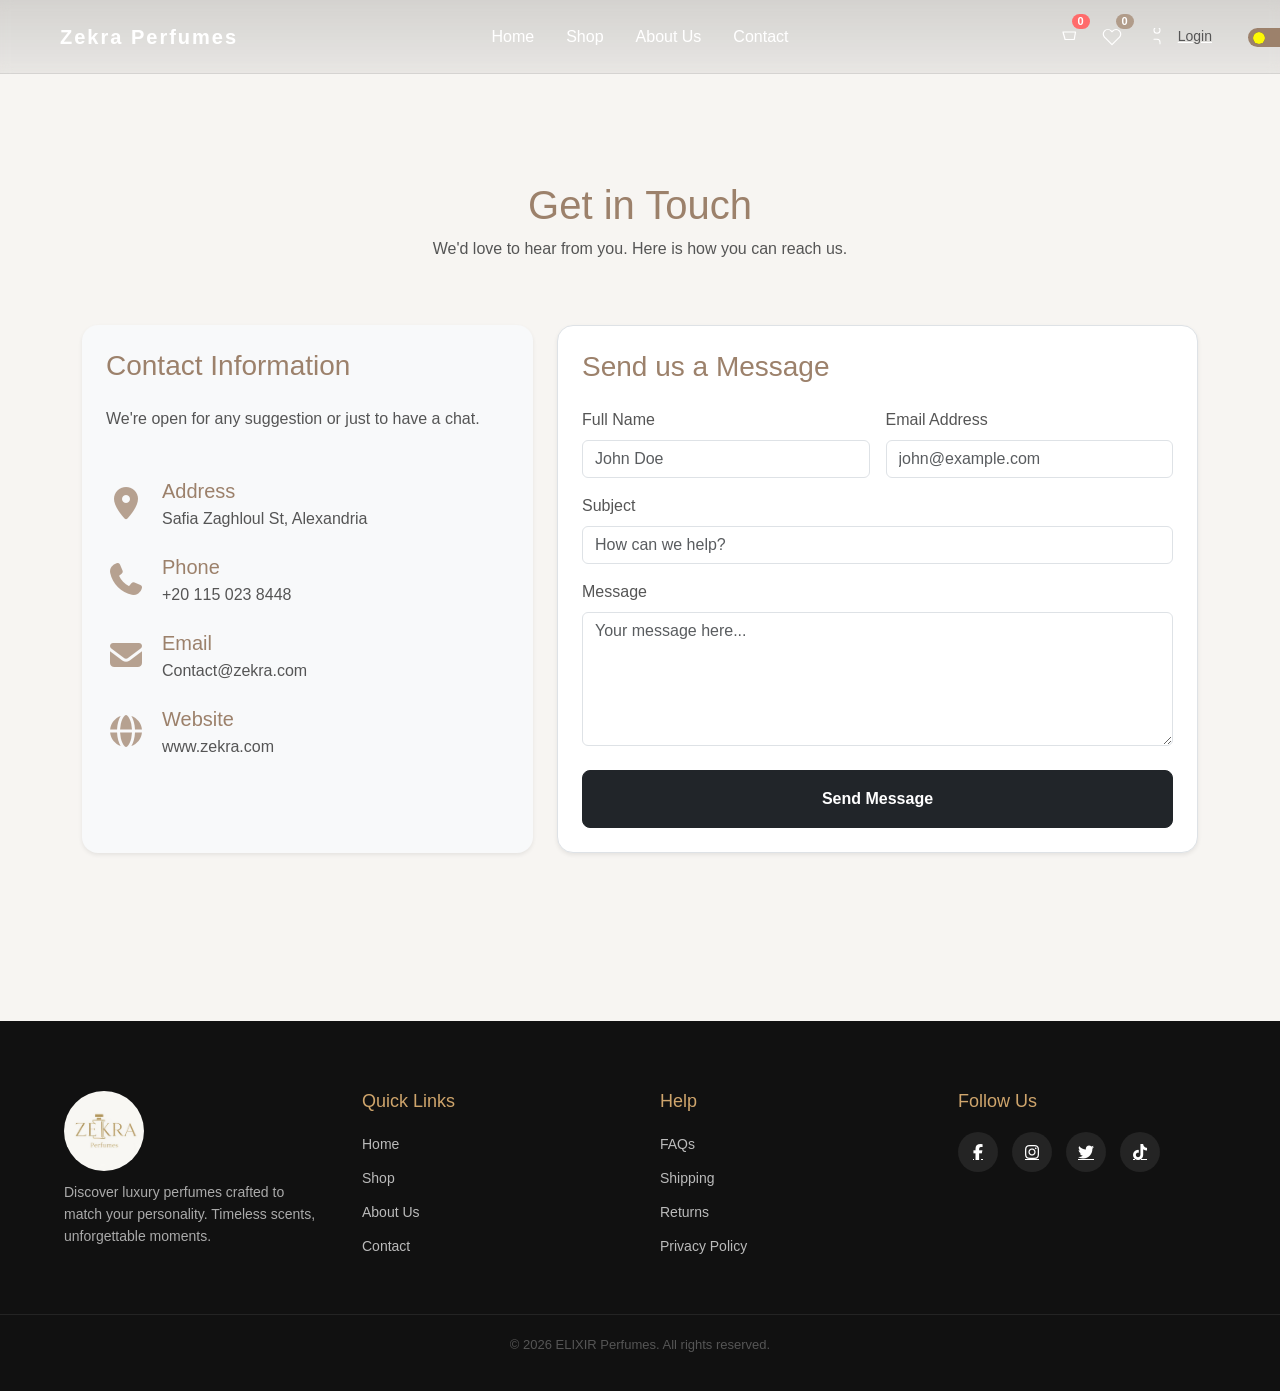
<file: contact.html>
<!DOCTYPE html>
<html lang="en">

<head>
    <meta charset="UTF-8">
    <meta name="viewport" content="width=device-width, initial-scale=1.0">
    <title>Contact Us - Zekra Perfumes</title>
    <!-- Use standard project CSS -->
    <link rel="stylesheet" href="assets/css/bootstrap.min.css">
    <link rel="stylesheet" href="assets/css/all.min.css">
    <link rel="stylesheet" href="assets/css/style.css">
    <link rel="stylesheet" href="assets/css/contact.css">
</head>

<body>

    <header class="navbar">
        <nav>
            <div class="logo">Zekra Perfumes</div>
            <ul>
                <li><a href="index.html">Home</a></li>
                <li><a href="products.html">Shop</a></li>
                <li><a href="about.html">About Us</a></li>
                <li><a href="contact.html" class="active">Contact</a></li>
            </ul>

            <div class="nav-actions">
                <button class="icon-btn cart-btn" id="cart-btn" aria-label="Open cart">
                    <svg width="20" height="20" viewBox="0 0 24 24" fill="none" xmlns="http://www.w3.org/2000/svg">
                        <path d="M6 6h15l-1.5 9h-11z" stroke="currentColor" stroke-width="1.4" stroke-linecap="round"
                            stroke-linejoin="round" />
                    </svg>
                    <span class="badge" id="cart-count">0</span>
                </button>
                <a href="wishlist.html" class="icon-btn" aria-label="Wishlist">
                    <svg width="20" height="20" viewBox="0 0 24 24" fill="none" xmlns="http://www.w3.org/2000/svg">
                        <path
                            d="M20.84 4.61a5.5 5.5 0 0 0-7.78 0L12 5.67l-1.06-1.06a5.5 5.5 0 0 0-7.78 7.78l1.06 1.06L12 21.23l7.78-7.78 1.06-1.06a5.5 5.5 0 0 0 0-7.78z"
                            stroke="currentColor" stroke-width="1.4" stroke-linecap="round" stroke-linejoin="round" />
                    </svg>
                    <span class="badge" id="wishlist-count" style="background-color: var(--primary-color);">0</span>
                </a>
                <a href="login.html" class="icon-btn auth-link" aria-label="Login">
                    <svg width="18" height="18" viewBox="0 0 24 24" fill="none" xmlns="http://www.w3.org/2000/svg">
                        <path d="M16 21v-2a4 4 0 0 0-4-4H8" stroke="currentColor" stroke-width="1.4"
                            stroke-linecap="round" stroke-linejoin="round" />
                        <path d="M12 7a4 4 0 1 0 0-8 4 4 0 0 0 0 8z" stroke="currentColor" stroke-width="1.4"
                            stroke-linecap="round" stroke-linejoin="round" />
                    </svg>
                    <span class="auth-text">Login</span>
                </a>
            </div>
            <label class="switch">
                <input type="checkbox" id="themecheckbox">
                <span class="slider"></span>

            </label>
        </nav>

        <div class="mini-cart" id="mini-cart" aria-hidden="true">
            <div class="mini-cart-header">
                <strong>Your cart</strong>
                <button class="close-mini" id="close-mini">✕</button>
            </div>
            <div class="mini-cart-body" id="mini-cart-body">
                <p class="empty">Your cart is empty.</p>
            </div>
            <div class="mini-cart-footer">
                <button id="clear-cart">Clear cart</button>
                <button id="checkout" onclick="window.location.href='checkout.html'">Checkout</button>
            </div>
        </div>
    </header>

    <div class="container mt-5 pt-5 pb-5">
        <div class="row text-center mb-5">
            <div class="col-12">
                <h1>Get in Touch</h1>
                <p class="text-muted">We'd love to hear from you. Here is how you can reach us.</p>
            </div>
        </div>

        <div class="row g-4">
            <!-- Contact Info -->
            <div class="col-lg-5">
                <div class="p-4 bg-light rounded-4 h-100 shadow-sm">
                    <h3 class="mb-4">Contact Information</h3>
                    <p class="mb-5 text-muted">We're open for any suggestion or just to have a chat.</p>

                    <div class="d-flex align-items-center mb-4">
                        <div class="icon-box me-3">
                            <i class="fa-solid fa-location-dot fa-2x text-primary"></i>
                        </div>
                        <div>
                            <h5 class="mb-1">Address</h5>
                            <p class="mb-0 text-muted">Safia Zaghloul St, Alexandria</p>
                        </div>
                    </div>

                    <div class="d-flex align-items-center mb-4">
                        <div class="icon-box me-3">
                            <i class="fa-solid fa-phone fa-2x text-primary"></i>
                        </div>
                        <div>
                            <h5 class="mb-1">Phone</h5>
                            <p class="mb-0"><a href="tel:+201150238448" class="text-decoration-none text-muted">+20 115
                                    023 8448</a></p>
                        </div>
                    </div>

                    <div class="d-flex align-items-center mb-4">
                        <div class="icon-box me-3">
                            <i class="fa-solid fa-envelope fa-2x text-primary"></i>
                        </div>
                        <div>
                            <h5 class="mb-1">Email</h5>
                            <p class="mb-0"><a href="mailto:Contact@zekra.com"
                                    class="text-decoration-none text-muted">Contact@zekra.com</a></p>
                        </div>
                    </div>

                    <div class="d-flex align-items-center">
                        <div class="icon-box me-3">
                            <i class="fa-solid fa-globe fa-2x text-primary"></i>
                        </div>
                        <div>
                            <h5 class="mb-1">Website</h5>
                            <p class="mb-0"><a href="#" class="text-decoration-none text-muted">www.zekra.com</a></p>
                        </div>
                    </div>
                </div>
            </div>

            <!-- Contact Form -->
            <div class="col-lg-7">
                <div class="p-4 bg-white rounded-4 h-100 shadow-sm border">
                    <h3 class="mb-4">Send us a Message</h3>
                    <form>
                        <div class="row g-3">
                            <div class="col-md-6">
                                <label for="name" class="form-label">Full Name</label>
                                <input type="text" class="form-control" id="name" placeholder="John Doe">
                            </div>
                            <div class="col-md-6">
                                <label for="email" class="form-label">Email Address</label>
                                <input type="email" class="form-control" id="email" placeholder="john@example.com">
                            </div>
                            <div class="col-12">
                                <label for="subject" class="form-label">Subject</label>
                                <input type="text" class="form-control" id="subject" placeholder="How can we help?">
                            </div>
                            <div class="col-12">
                                <label for="message" class="form-label">Message</label>
                                <textarea class="form-control" id="message" rows="5"
                                    placeholder="Your message here..."></textarea>
                            </div>
                            <div class="col-12 mt-4">
                                <button type="submit" class="btn btn-dark w-100 py-3 rounded-3 fw-bold">Send
                                    Message</button>
                            </div>
                        </div>
                    </form>
                </div>
            </div>
        </div>
    </div>

    <footer class="footer"></footer>

    <script src="assets/js/bootstrap.bundle.min.js"></script>
    <script src="assets/js/components.js"></script>
    <script src="assets/js/common.js"></script>
    <script src="assets/js/script.js"></script>
    <script src="assets/js/contact.js"></script>
</body>

</html>
</file>
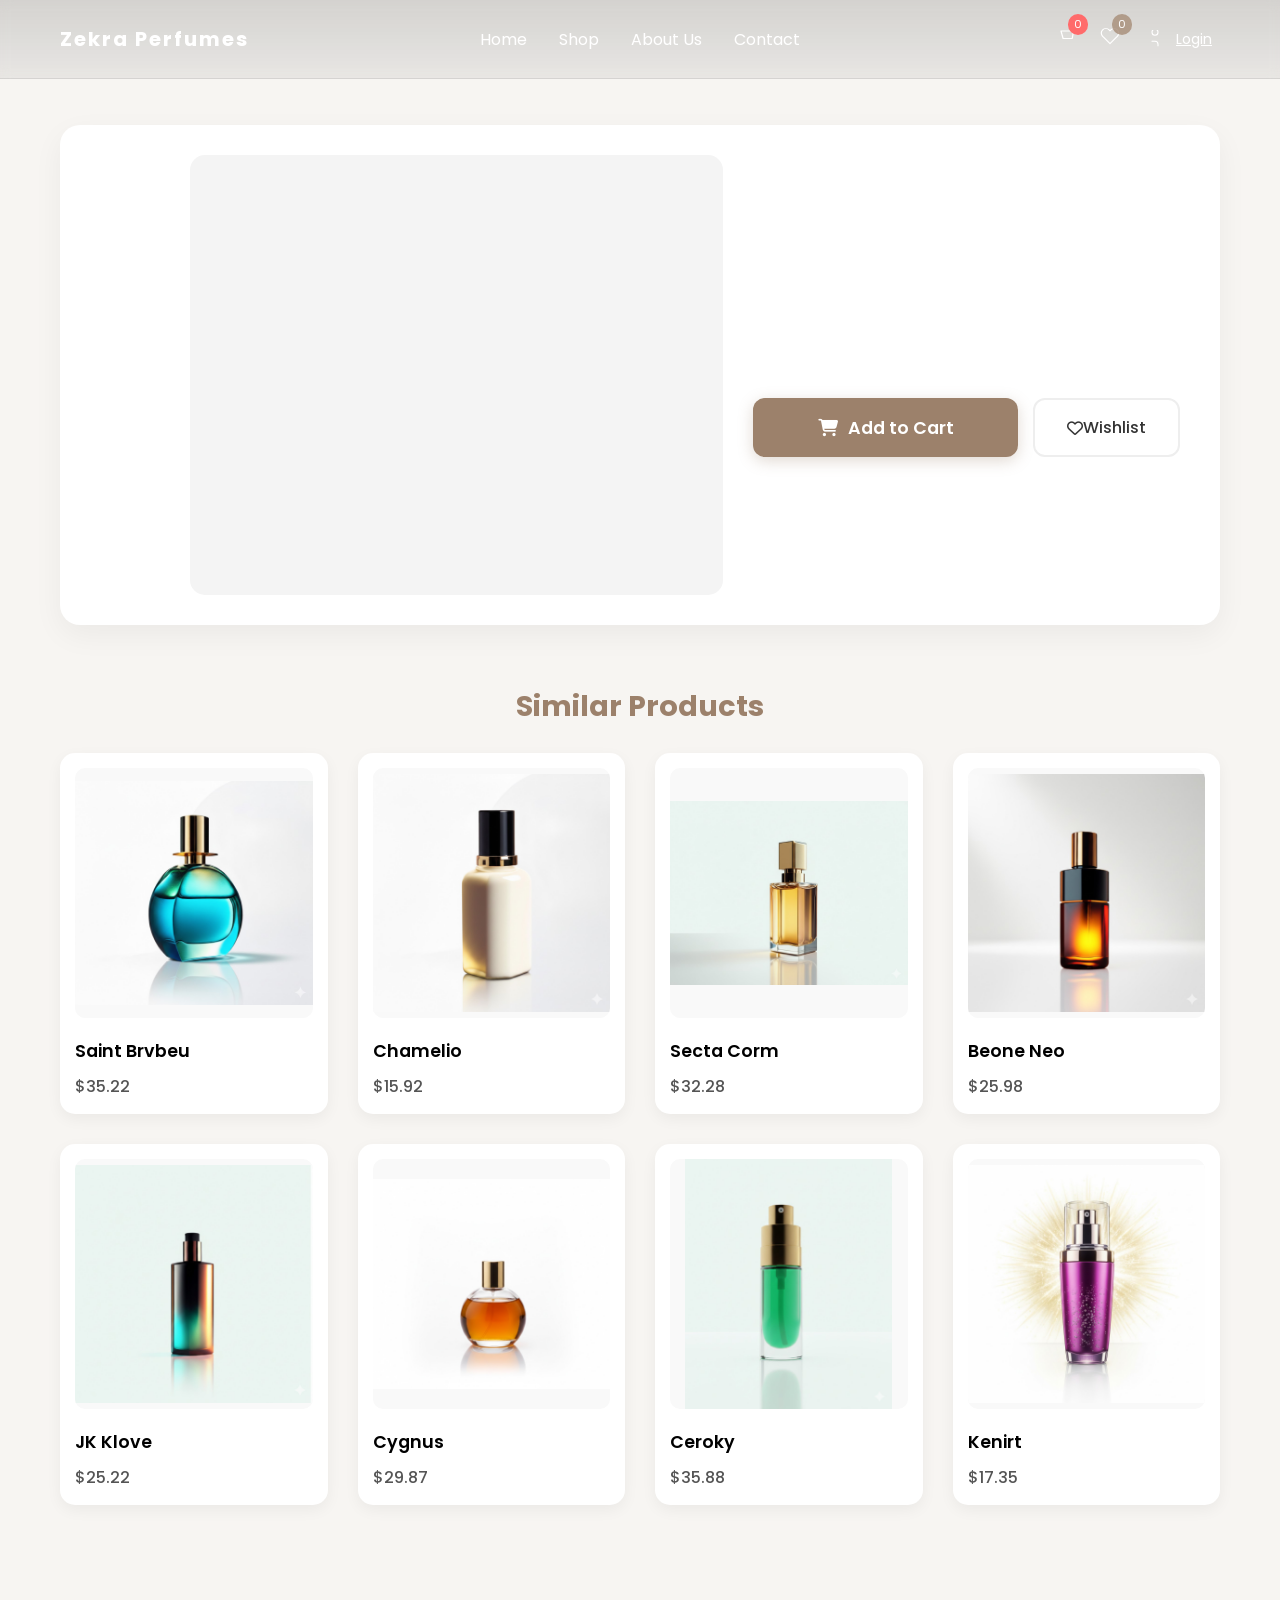
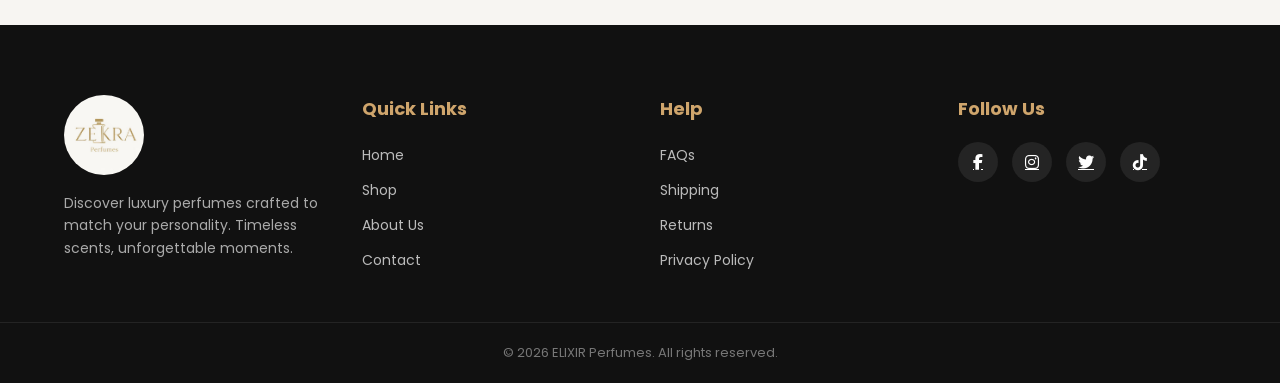
<file: product-details.html>
<!DOCTYPE html>
<html lang="en">

<head>
    <meta charset="UTF-8">
    <meta name="viewport" content="width=device-width, initial-scale=1.0">
    <title>Product Details</title>
    <link rel="stylesheet" href="assets/css/product-details.css">
    <link rel="stylesheet" href="assets/css/style.css">
    <link rel="stylesheet" href="https://cdnjs.cloudflare.com/ajax/libs/font-awesome/6.5.0/css/all.min.css">
</head>

<body>
    <header class="navbar">
        <nav>
            <div class="logo">Zekra Perfumes</div>
            <ul>
                <li><a href="index.html">Home</a></li>
                <li><a href="products.html" class="active">Shop</a></li>
                <li><a href="about.html">About Us</a></li>
                <li><a href="contact.html">Contact</a></li>
            </ul>

            <div class="nav-actions">
                <button class="icon-btn cart-btn" id="cart-btn" aria-label="Open cart">
                    <svg width="20" height="20" viewBox="0 0 24 24" fill="none" xmlns="http://www.w3.org/2000/svg">
                        <path d="M6 6h15l-1.5 9h-11z" stroke="currentColor" stroke-width="1.4" stroke-linecap="round"
                            stroke-linejoin="round" />
                    </svg>
                    <span class="badge" id="cart-count">0</span>
                </button>
                <a href="wishlist.html" class="icon-btn" aria-label="Wishlist">
                    <svg width="20" height="20" viewBox="0 0 24 24" fill="none" xmlns="http://www.w3.org/2000/svg">
                        <path
                            d="M20.84 4.61a5.5 5.5 0 0 0-7.78 0L12 5.67l-1.06-1.06a5.5 5.5 0 0 0-7.78 7.78l1.06 1.06L12 21.23l7.78-7.78 1.06-1.06a5.5 5.5 0 0 0 0-7.78z"
                            stroke="currentColor" stroke-width="1.4" stroke-linecap="round" stroke-linejoin="round" />
                    </svg>
                    <span class="badge" id="wishlist-count" style="background-color: var(--primary-color);">0</span>
                </a>
                <a href="login.html" class="icon-btn auth-link" aria-label="Login">
                    <svg width="18" height="18" viewBox="0 0 24 24" fill="none" xmlns="http://www.w3.org/2000/svg">
                        <path d="M16 21v-2a4 4 0 0 0-4-4H8" stroke="currentColor" stroke-width="1.4"
                            stroke-linecap="round" stroke-linejoin="round" />
                        <path d="M12 7a4 4 0 1 0 0-8 4 4 0 0 0 0 8z" stroke="currentColor" stroke-width="1.4"
                            stroke-linecap="round" stroke-linejoin="round" />
                    </svg>
                    <span class="auth-text">Login</span>
                </a>
            </div>
            <!-- Dark mode toggle removed -->
        </nav>

        <div class="mini-cart" id="mini-cart" aria-hidden="true">
            <div class="mini-cart-header">
                <strong>Your cart</strong>
                <button class="close-mini" id="close-mini">✕</button>
            </div>
            <div class="mini-cart-body" id="mini-cart-body">
                <p class="empty">Your cart is empty.</p>
            </div>
            <div class="mini-cart-footer">
                <button id="clear-cart">Clear cart</button>
                <button id="checkout" onclick="window.location.href='checkout.html'">Checkout</button>
            </div>
        </div>
    </header>
    <div class="container">
        <div class="prouct">
            <div class="sub-images">
            </div>

            <div class="main-image">
            </div>

            <div class="details">
                <h1 class="name"></h1>
                <span class="rate"></span>
                <div class="price"></div>
                <div class="description"></div>

                <div class="details-buttons">
                    <button class="add-to-cart-btn">
                        <i class="fa-solid fa-cart-shopping"></i> Add to Cart
                    </button>
                    <button class="add-to-wishlist">
                        <i class="fa-regular fa-heart"></i> Wishlist
                    </button>
                </div>
            </div>
        </div>

        <div class="similar-products">
            <h1>Similar Products</h1>
            <div class="simImages"></div>
        </div>
    </div>
    <footer class="footer"></footer>
    <script src="assets/js/bootstrap.bundle.min.js"></script>
    <script src="assets/js/components.js"></script>
    <script src="assets/js/common.js"></script>
    <script src="assets/js/script.js"></script>
    <script src="assets/js/product-details.js"></script>
</body>

</html>
</file>
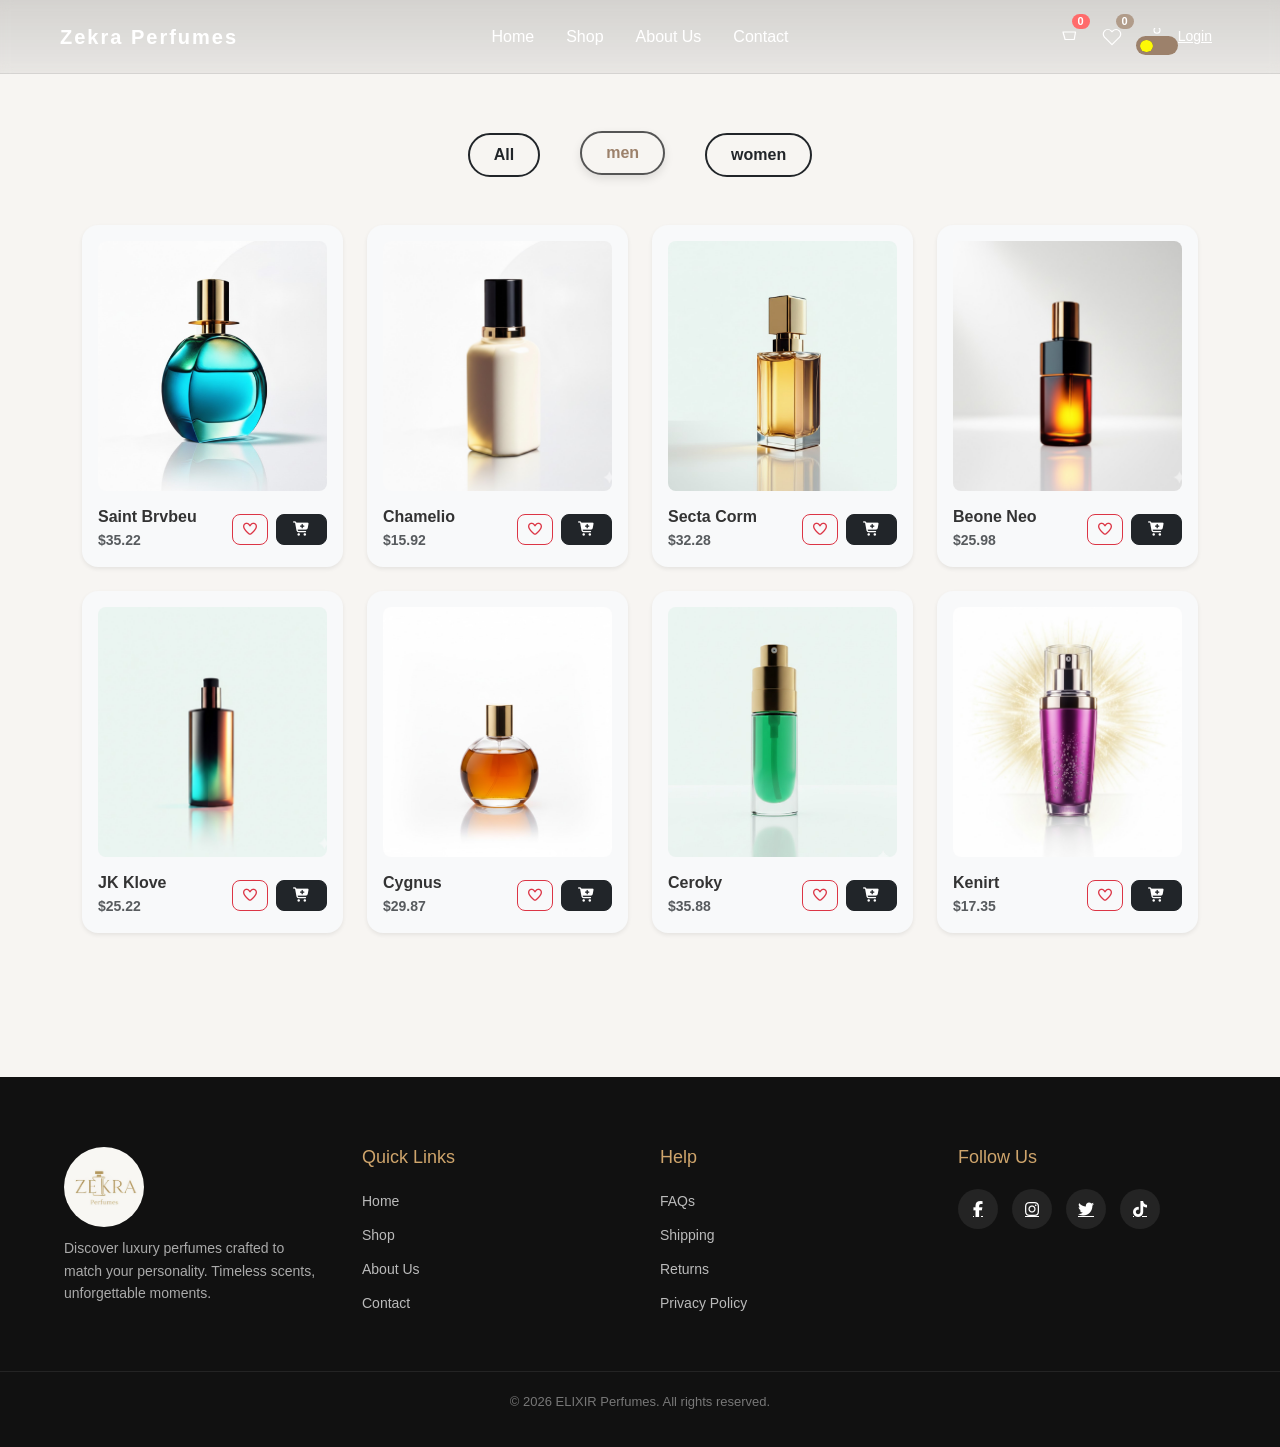
<file: products.html>
<!doctype html>
<html lang="en">

<head>
  <meta charset="UTF-8" />
  <meta name="viewport" content="width=device-width, initial-scale=1.0" />
  <title>Document</title>
  <link rel="stylesheet" href="assets/css/all.min.css" />
  <link rel="stylesheet" href="assets/css/bootstrap.min.css" />
  <link rel="stylesheet" href="assets/css/products.css" />
</head>

<body>
  <header class="navbar">
    <nav>
      <div class="logo">Zekra Perfumes</div>
      <ul>
        <li><a href="index.html">Home</a></li>
        <li><a href="products.html" class="active">Shop</a></li>
        <li><a href="about.html">About Us</a></li>
        <li><a href="contact.html">Contact</a></li>
      </ul>

      <div class="nav-actions">
        <button class="icon-btn cart-btn" id="cart-btn" aria-label="Open cart">
          <svg width="20" height="20" viewBox="0 0 24 24" fill="none" xmlns="http://www.w3.org/2000/svg">
            <path d="M6 6h15l-1.5 9h-11z" stroke="currentColor" stroke-width="1.4" stroke-linecap="round"
              stroke-linejoin="round" />
          </svg>
          <span class="badge" id="cart-count">0</span>
        </button>
        <a href="wishlist.html" class="icon-btn" aria-label="Wishlist">
          <svg width="20" height="20" viewBox="0 0 24 24" fill="none" xmlns="http://www.w3.org/2000/svg">
            <path
              d="M20.84 4.61a5.5 5.5 0 0 0-7.78 0L12 5.67l-1.06-1.06a5.5 5.5 0 0 0-7.78 7.78l1.06 1.06L12 21.23l7.78-7.78 1.06-1.06a5.5 5.5 0 0 0 0-7.78z"
              stroke="currentColor" stroke-width="1.4" stroke-linecap="round" stroke-linejoin="round" />
          </svg>
          <span class="badge" id="wishlist-count" style="background-color: var(--primary-color);">0</span>
        </a>
        <a href="login.html" class="icon-btn auth-link" aria-label="Login">
          <svg width="18" height="18" viewBox="0 0 24 24" fill="none" xmlns="http://www.w3.org/2000/svg">
            <path d="M16 21v-2a4 4 0 0 0-4-4H8" stroke="currentColor" stroke-width="1.4" stroke-linecap="round"
              stroke-linejoin="round" />
            <path d="M12 7a4 4 0 1 0 0-8 4 4 0 0 0 0 8z" stroke="currentColor" stroke-width="1.4" stroke-linecap="round"
              stroke-linejoin="round" />
          </svg>
          <span class="auth-text">Login</span>
        </a>
      </div>
    </nav>

    <div class="mini-cart" id="mini-cart" aria-hidden="true">
      <div class="mini-cart-header">
        <strong>Your cart</strong>
        <button class="close-mini" id="close-mini">✕</button>
      </div>
      <div class="mini-cart-body" id="mini-cart-body">
        <p class="empty">Your cart is empty.</p>
      </div>
      <div class="mini-cart-footer">
        <button id="clear-cart">Clear cart</button>
        <button id="checkout" onclick="window.location.href='checkout.html'">Checkout</button>
      </div>
    </div>

    <label class="switch">
      <input type="checkbox" id="themecheckbox">
      <span class="slider"></span>

    </label>
  </header>
  <div class="container">
    <div class="row mt-5 justify-content-center gap-3 btns">
      <div class="col-auto">
        <button data-category="all" class="btn btn-outline-dark px-4 py-2 rounded-pill fw-bold">All</button>
      </div>
      <div class="col-auto">
        <button data-category="men" class="btn btn-outline-dark px-4 py-2 rounded-pill fw-bold active">men</button>
      </div>
      <div class="col-auto">
        <button data-category="women" class="btn btn-outline-dark px-4 py-2 rounded-pill fw-bold">women</button>
      </div>
    </div>

    <div class="row mt-5 prod"></div>
  </div>
  <footer class="footer"></footer>

  <script src="assets/js/bootstrap.bundle.min.js"></script>
  <script src="assets/js/components.js"></script>
  <script src="assets/js/common.js"></script>
  <script src="assets/js/script.js"></script>
  <script src="assets/js/products.js"></script>
  <script src="assets/js/about.js"></script>
</body>

</html>
</file>
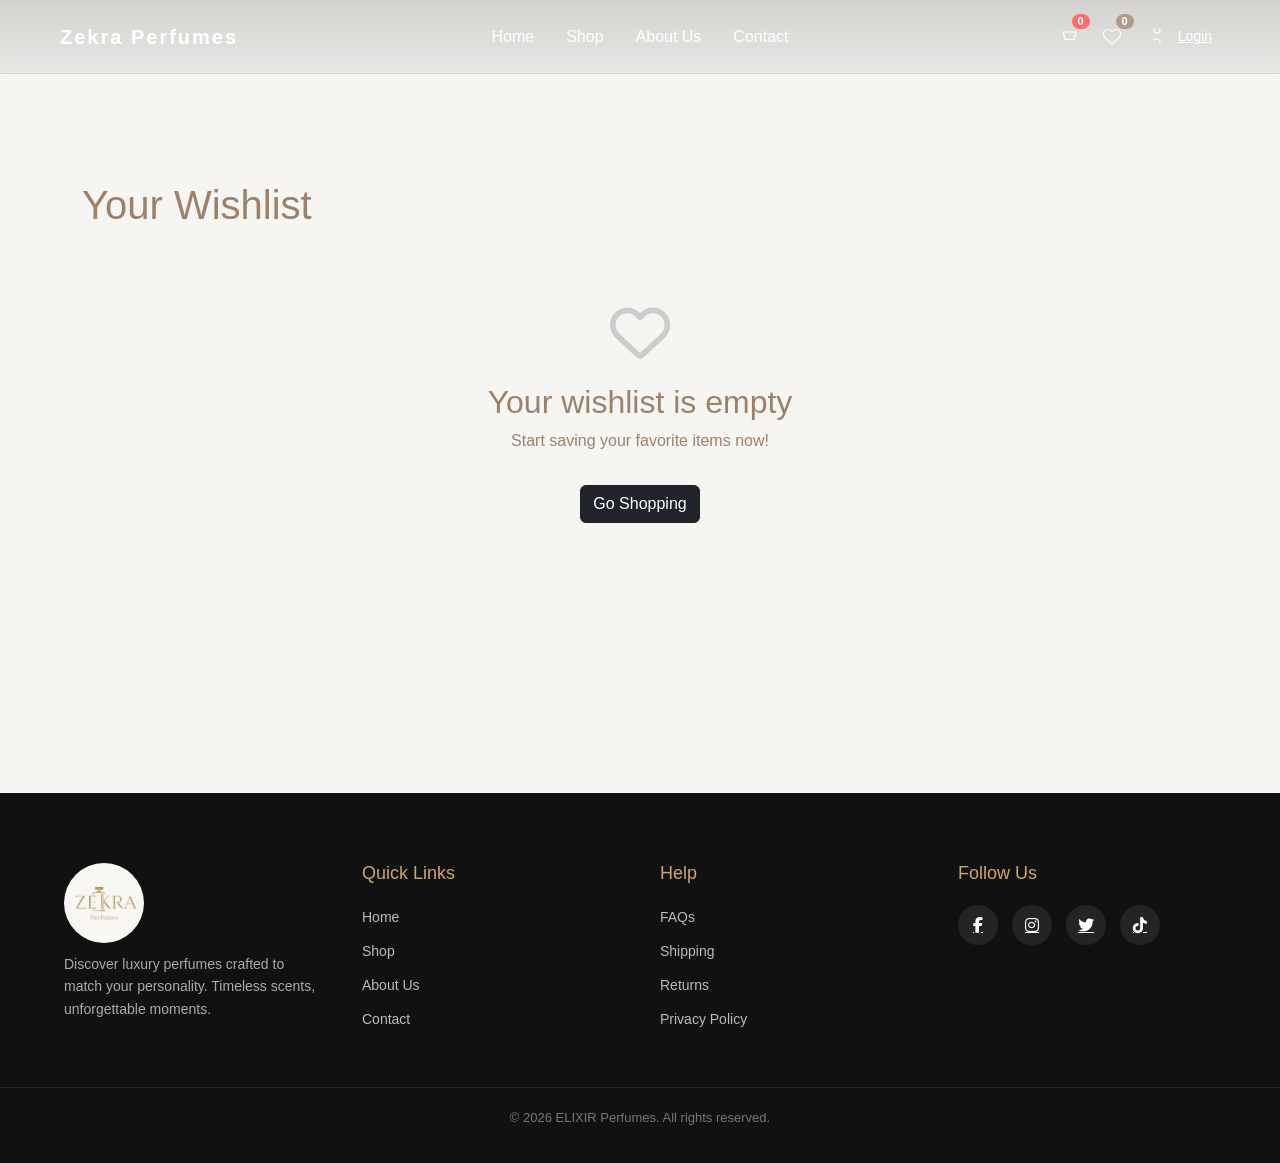
<file: wishlist.html>
<!DOCTYPE html>
<html lang="en">

<head>
    <meta charset="UTF-8">
    <meta name="viewport" content="width=device-width, initial-scale=1.0">
    <title>Wishlist - Zekra Perfumes</title>
    <!-- Removed legacy wishlist.css -->
    <link rel="stylesheet" href="assets/css/bootstrap.min.css">
    <link rel="stylesheet" href="assets/css/products.css">
    <link rel="stylesheet" href="assets/css/style.css">
    <link rel="stylesheet" href="https://cdnjs.cloudflare.com/ajax/libs/font-awesome/6.5.0/css/all.min.css">
</head>

<body>
    <header class="navbar">
        <nav>
            <div class="logo">Zekra Perfumes</div>
            <ul>
                <!-- Use a static class update if needed, but JS components.js usually handles active state if loaded correctly,
                     though here it is hardcoded. -->
                <li><a href="index.html">Home</a></li>
                <li><a href="products.html">Shop</a></li>
                <li><a href="about.html">About Us</a></li>
                <li><a href="contact.html">Contact</a></li>
            </ul>
            <!-- ... navbar content ... -->
            <div class="nav-actions">
                <button class="icon-btn cart-btn" id="cart-btn" aria-label="Open cart">
                    <svg width="20" height="20" viewBox="0 0 24 24" fill="none" xmlns="http://www.w3.org/2000/svg">
                        <path d="M6 6h15l-1.5 9h-11z" stroke="currentColor" stroke-width="1.4" stroke-linecap="round"
                            stroke-linejoin="round" />
                    </svg>
                    <span class="badge" id="cart-count">0</span>
                </button>
                <a href="wishlist.html" class="icon-btn" aria-label="Wishlist">
                    <svg width="20" height="20" viewBox="0 0 24 24" fill="none" xmlns="http://www.w3.org/2000/svg">
                        <path
                            d="M20.84 4.61a5.5 5.5 0 0 0-7.78 0L12 5.67l-1.06-1.06a5.5 5.5 0 0 0-7.78 7.78l1.06 1.06L12 21.23l7.78-7.78 1.06-1.06a5.5 5.5 0 0 0 0-7.78z"
                            stroke="currentColor" stroke-width="1.4" stroke-linecap="round" stroke-linejoin="round" />
                    </svg>
                    <span class="badge" id="wishlist-count" style="background-color: var(--primary-color);">0</span>
                </a>
                <a href="login.html" class="icon-btn auth-link" aria-label="Login">
                    <svg width="18" height="18" viewBox="0 0 24 24" fill="none" xmlns="http://www.w3.org/2000/svg">
                        <path d="M16 21v-2a4 4 0 0 0-4-4H8" stroke="currentColor" stroke-width="1.4"
                            stroke-linecap="round" stroke-linejoin="round" />
                        <path d="M12 7a4 4 0 1 0 0-8 4 4 0 0 0 0 8z" stroke="currentColor" stroke-width="1.4"
                            stroke-linecap="round" stroke-linejoin="round" />
                    </svg>
                    <span class="auth-text">Login</span>
                </a>
            </div>
        </nav>

        <div class="mini-cart" id="mini-cart" aria-hidden="true">
            <div class="mini-cart-header">
                <strong>Your cart</strong>
                <button class="close-mini" id="close-mini">✕</button>
            </div>
            <div class="mini-cart-body" id="mini-cart-body">
                <p class="empty">Your cart is empty.</p>
            </div>
            <div class="mini-cart-footer">
                <button id="clear-cart">Clear cart</button>
                <button id="checkout" onclick="window.location.href='checkout.html'">Checkout</button>
            </div>
        </div>
    </header>

    <div class="container mt-5 pt-5" style="min-height: 60vh;">
        <h1 class="mb-4">Your Wishlist</h1>
        <div class="row" id="wishlist-grid">
            <!-- Wishlist items will be loaded here by JS -->
            <p>Your wishlist is loading or empty.</p>
        </div>
    </div>

    <footer class="footer"></footer>
    <script src="assets/js/bootstrap.bundle.min.js"></script>
    <script src="assets/js/wishlist.js"></script>
    <script src="assets/js/components.js"></script>
    <script src="assets/js/about.js"></script>
    <script src="assets/js/common.js"></script>
    <script src="assets/js/script.js"></script>
</body>

</html>
</file>
<file: assets/css/style.css>
* {
  margin: 0;
  padding: 0;
  box-sizing: border-box;
  font-family: "Poppins", sans-serif;
}
:root {
  --primary-color: #a78d78d0;
  --text-color: #9c816b;
  --muted-text: #555;
  --bg-color: #f7f5f2;
  --card-bg: #fff;
  --navbar-bg: linear-gradient(rgba(0, 0, 0, 0.14), rgba(0, 0, 0, 0.06));
  --white: #fff;
  --section-padding: 80px;
  --btn-padding-y: 14px;
  --btn-padding-x: 32px;
  --h1-size: 48px;
  --line-height: 1.2;

  --transition-speed: 0.6s;
  --navbar-height: 64px;
}
.dark {
  --primary-color: #a78d78d0;
  --text-color: #9c816b;
  --muted-text: #fff;
  --bg-color: #212121;
  --card-bg: #212121;
  --white: #fff;
  
}

/* Custom Scrollbar */
::-webkit-scrollbar {
  width: 8px; /* Thin scrollbar */
}

::-webkit-scrollbar-track {
  background: var(--bg-color);
}

::-webkit-scrollbar-thumb {
  background: var(--primary-color);
  border-radius: 10px;
  border: 2px solid var(--bg-color); /* Creates padding effect */
}

::-webkit-scrollbar-thumb:hover {
  background: var(--text-color);
}

/* Dark mode removed */

body {
  padding-top: 85px; /* Height of fixed navbar + generic spacing */
  background: var(--bg-color);
  color: var(--text-color);
  overflow-x: hidden;
  transition:
    background 0.3s ease,
    color 0.3s ease;
}

html {
  overflow-x: hidden;
}

body.home-page {
  padding-top: 0;
}

header.navbar {
  position: fixed;
  top: 0;
  left: 0;
  right: 0;
  z-index: 999;
  background: var(--navbar-bg);
  backdrop-filter: blur(6px);
  border-bottom: 1px solid rgba(255, 255, 255, 0.04);
  padding: 8px 0;
  display: block; /* Override Bootstrap's display: flex */
}

nav {
  display: flex;
  align-items: center;
  gap: 24px;
  padding: 12px 20px;
  max-width: 1200px;
  margin: 0 auto;
  position: relative;
}
nav ul {
  position: absolute;
  left: 50%;
  top: 50%;
  transform: translate(-50%, -50%);
  display: flex;
  list-style: none;
  gap: 12px;
  margin: 0;
  padding: 0;
}
nav ul {
  display: flex;
  list-style: none;
  gap: 12px;
  margin: 0;
  padding: 0;
}
.logo {
  color: var(--white);
  font-weight: 700;
  letter-spacing: 2px;
  font-size: 20px;
  margin-right: 6px;
}
nav ul li a {
  text-decoration: none;
  color: var(--white);
  padding: 6px 10px;
  border-radius: 6px;
  transition:
    background 0.25s,
    color 0.25s;
}
nav ul li a:hover {
  background: rgba(255, 255, 255, 0.06);
  color: var(--white);
}

.switch {
  bottom: 18px;
  right: -50px;
  position: absolute;
  display: inline-block;
  width: 2.6em;
  height: 1.2em;
  z-index: 10;
}
.switch input {
  /* all: unset; */
  opacity: 0;
  width: 0;
  height: 0;
}
.slider {
  background-color: #9c816b;
  position: absolute;
  top: 0;
  left: 0;
  right: 0;
  bottom: 0;
  cursor: pointer;
  transition: 0.4s;
  border-radius: 30px;
  box-shadow: 0 0 0 rgba(33, 133, 214, 0);
  transition: all 0.4s ease;
}
.slider:hover {
  box-shadow: #7461519f;
}

.slider::before {
  position: absolute;
  content: "";
  height: 0.8em;
  width: 0.8em;
  border-radius: 50%;
  left: 10%;
  bottom: 15%;
  box-shadow: inset 15px -4px 0px 15px #fdf906;
  background-color: #28096b;
  transition: all 0.4s ease;
  transform-origin: center;
}
.slider:hover::before {
  transform: rotate(45deg);
}

.switch input:checked + .slider {
  background-color: #28096b !important;
}
.switch input:checked + .slider::before {
  transform: translateX(100%);
  box-shadow: inset 8px -4px 0 0 #fff;
}
.switch input:checked + .slider:hover::before {
  transform: translateX(100%) rotate(-45deg);
}
.hero {
  position: relative;
  height: 100vh;
  display: block;
  overflow: hidden;
}
.hero-text {
  position: relative;
  z-index: 2;
  padding: var(--section-padding);
  padding-top: calc(var(--section-padding) + var(--navbar-height));
  max-width: 50%;
  display: flex;
  flex-direction: column;
  justify-content: center;
  color: var(--white);
}

.hero-text h1 {
  font-size: var(--h1-size);
  line-height: var(--line-height);
  margin-bottom: 20px;
  color: #9c816b;
}

.hero-text p {
  color: var(--muted-text);
  max-width: 420px;
  margin-bottom: 30px;
}
.hero-text .btn-hero {
  background: var(--primary-color, #9c816b);
  color: var(--white, #fff);
  border: none;
  padding: 12px 28px;
  border-radius: 8px;
  font-size: 16px;
  font-weight: 600;
  cursor: pointer;
  transition: all 0.3s ease;
  width: fit-content;
}

.hero-text .btn-hero:hover {
  transform: translateY(-4px);
  box-shadow: 0 10px 25px rgba(0, 0, 0, 0.2);
  background: #b08b6d;
}

.hero-slider {
  position: absolute;
  inset: 0;
  z-index: 1;
  height: 100%;
  background-size: cover;
  background-position: center;
  transition: opacity var(--transition-speed) ease-in-out;
  opacity: 1;
}

.overlay {
  position: absolute;
  inset: 0;
  background: linear-gradient(to left, rgba(0, 0, 0, 0.4), rgba(0, 0, 0, 0.1));
}

.controls span {
  position: absolute;
  top: 50%;
  transform: translateY(-50%);
  font-size: 40px;
  color: var(--white);
  cursor: pointer;
  padding: 10px;
}

#prev {
  left: 20px;
}
#next {
  right: 20px;
}
.nav-actions {
  display: flex;
  gap: 12px;
  align-items: center;
  margin-left: auto;
}
.icon-btn {
  background: transparent;
  border: none;
  color: var(--white);
  cursor: pointer;
  position: relative;
  font-size: 14px;
  padding: 6px;
}
.badge {
  position: absolute;
  top: -6px;
  right: -6px;
  background: #ff6b6b;
  color: #fff;
  font-size: 11px;
  padding: 2px 6px;
  border-radius: 12px;
}

.mini-cart {
  position: absolute;
  top: calc(var(--navbar-height) + 8px);
  right: 16px;
  width: 320px;
  background: rgba(255, 255, 255, 0.98);
  color: #222;
  box-shadow: 0 8px 24px rgba(0, 0, 0, 0.15);
  border-radius: 8px;
  overflow: hidden;
  display: none;
  z-index: 1000;
}
.mini-cart.open {
  display: block;
}
.mini-cart-header {
  display: flex;
  justify-content: space-between;
  align-items: center;
  padding: 12px 14px;
  border-bottom: 1px solid rgba(0, 0, 0, 0.05);
}
.mini-cart-body {
  max-height: 240px;
  overflow: auto;
  padding: 12px 14px;
}
.mini-cart-footer {
  display: flex;
  justify-content: space-between;
  gap: 8px;
  padding: 12px;
  border-top: 1px solid rgba(0, 0, 0, 0.05);
}
.mini-cart .empty {
  color: var(--muted-text);
}
.mini-cart .item {
  display: flex;
  gap: 10px;
  align-items: center;
  margin-bottom: 10px;
}
.mini-cart .item img {
  width: 52px;
  height: 52px;
  object-fit: cover;
  border-radius: 6px;
}
.mini-cart button {
  background: var(--primary-color);
  color: var(--white);
  border: none;
  padding: 8px 12px;
  border-radius: 6px;
  cursor: pointer;
}
.mini-cart #clear-cart {
  background: transparent;
  color: #666;
  border: 1px solid rgba(0, 0, 0, 0.06);
}

.auth-link .auth-text {
  margin-left: 6px;
  font-size: 14px;
}
.auth-link {
  display: inline-flex;
  align-items: center;
  gap: 6px;
  color: var(--white);
  padding: 6px 8px;
  border-radius: 6px;
}
.auth-user {
  color: var(--white);
  display: flex;
  gap: 8px;
  align-items: center;
}
.auth-user .icon-btn {
  color: var(--white);
  padding: 4px 8px;
  border-radius: 6px;
  background: rgba(255, 255, 255, 0.04);
}

.newCollection {
  width: 90%;
  margin: 10% auto;
  text-align: center;
  padding: 30px;
}
.newCollection .collection {
  display: flex;
  justify-content: space-between;
  flex-wrap: wrap;
  gap: 20px;
  margin-top: 60px;
}

.collection .cart {
  width: 22%;
  background-color: var(--card-bg);
  padding: 12px;
  box-shadow: 0 8px 24px rgba(0, 0, 0, 0.15);
  border-radius: 12px;
  overflow: hidden;
  text-decoration: none;
  color: var(--text-color);
  transition: all 0.35s ease;
}

.collection .cart img {
  width: 100%;
  height: 200px;
  object-fit: cover;
  border-radius: 10px;
  transition: transform 0.4s ease;
}

.collection .cart h3 {
  margin: 15px 0 5px;
  font-size: 18px;
  font-weight: 600;
}

.collection .cart h4 {
  font-size: 16px;
  color: var(--muted-text);
}

.collection .cart:hover {
  transform: translateY(-8px);
  box-shadow: 0 16px 35px rgba(0, 0, 0, 0.2);
}

.collection .cart:hover img {
  transform: scale(1.08);
}

.textCollection h2 {
  font-size: 32px;
  margin-bottom: 10px;
  color: var(--text-color);
}
.textCollection p {
  font-size: 18px;
  margin-bottom: 20px;
  color: var(--muted-text);
}

.chooseUs {
  width: 90%;
  display: flex;
  align-items: center;
  justify-content: space-between;
  margin: 120px auto;
  padding: 40px;
  gap: 40px;
}

.chooseUs .img {
  width: 45%;
  overflow: hidden;
  border-radius: 16px;
}

.chooseUs .img img {
  width: 100%;
  height: 100%;
  object-fit: cover;
  border-radius: 16px;
  transition: transform 0.6s ease;
}

.chooseUs .img:hover img {
  transform: scale(1.08);
}

.chooseUs .text {
  width: 50%;
  padding: 20px;
}

.chooseUs .text h2 {
  font-size: 36px;
  margin-bottom: 20px;
  color: var(--text-color);
}

.chooseUs .text p {
  font-size: 16px;
  line-height: 1.7;
  color: var(--muted-text);
  margin-bottom: 25px;
}

.chooseUs .text ul {
  list-style: none;
  padding: 0;
}

.chooseUs .text ul li {
  margin-bottom: 12px;
  font-size: 16px;
  position: relative;
  padding-left: 25px;
}

.chooseUs .text ul li::before {
  content: "✔";
  position: absolute;
  left: 0;
  color: #9c816b;
  font-size: 14px;
}
.chooseUs .img {
  animation: fadeSlide 1.2s ease forwards;
}

.bestSellers {
  width: 90%;
  margin: 15% auto;
  text-align: center;
}

.bestSellers h2 {
  font-size: 36px;
  margin-bottom: 30px;
  color: var(--text-color);
}
.bestSellers p {
  font-size: 18px;
  margin-bottom: 20px;
}

.carousel {
  overflow: hidden;
  position: relative;
}

.carousel-track {
  display: flex;
  gap: 20px;
  animation: scroll 20s linear infinite;
}
.product-card {
  flex: 0 0 auto;
  width: 200px;
  background: var(--card-bg);
  border-radius: 12px;
  box-shadow: 0 8px 24px rgba(0, 0, 0, 0.15);
  text-align: center;
  padding: 15px;
  text-decoration: none;
  color: var(--text-color);
  transition:
    transform 0.4s ease,
    box-shadow 0.4s ease,
    background 0.3s ease;
}

.product-card img {
  width: 100%;
  height: 250px;
  object-fit: cover;
  border-radius: 10px;
  transition: transform 0.4s ease;
}

.product-card:hover {
  transform: scale(1.08);
  box-shadow: 0 15px 35px rgba(0, 0, 0, 0.2);
  animation-play-state: paused;
}

.product-card:hover img {
  transform: scale(1.005);
}

@keyframes scroll {
  0% {
    transform: translateX(0);
  }
  100% {
    transform: translateX(-50%);
  }
}

@keyframes fadeSlide {
  from {
    opacity: 0;
    transform: translateX(-40px);
  }
  to {
    opacity: 1;
    transform: translateX(0);
  }
}

.chooseUs {
  background: var(--bg-color);
  border-radius: 20px;
  box-shadow: 0 8px 30px rgba(0, 0, 0, 0.08);
}

.discount {
  display: flex;
  align-items: center;
  justify-content: space-between;
  background: var(--card-bg);
  border-radius: 20px;
  padding: 50px;
  position: relative;
  overflow: hidden;
  gap: 40px;
  margin: 100px auto;
  transition: background 0.3s easebox-shadow 0.3s ease;
}

.discount::before {
  content: "";
  position: absolute;
  width: 300px;
  height: 300px;
  background: url('data:image/svg+xml;utf8,<svg xmlns="http://www.w3.org/2000/svg"><circle cx="150" cy="150" r="150" fill="%23f1c40f" fill-opacity="0.1"/></svg>')
    no-repeat;
  top: -50px;
  right: -100px;
  animation: float 6s ease-in-out infinite alternate;
  pointer-events: none;
  z-index: 0;
}

@keyframes float {
  0% {
    transform: translateY(0) rotate(0deg);
  }
  100% {
    transform: translateY(20px) rotate(15deg);
  }
}

.discount-text {
  width: 50%;
  z-index: 1;
}

.discount-text h2 {
  font-size: 36px;
  margin-bottom: 20px;
  color: #9c816b;
}

.discount-text p {
  font-size: 18px;
  line-height: 1.6;
  margin-bottom: 30px;
  color: var(--muted-text);
}

.btn-shop {
  display: inline-block;
  padding: 12px 30px;
  background: #9c816b;
  color: #fff;
  font-weight: 600;
  border-radius: 8px;
  text-decoration: none;
  transition: all 0.3s ease;
}

.btn-shop:hover {
  transform: translateY(-5px);
  box-shadow: 0 10px 25px rgba(0, 0, 0, 0.2);
}

.discount-img {
  width: 45%;
  z-index: 1;
}

.discount-img img {
  width: 100%;
  height: 400px;
  border-radius: 20px;
  transition: transform 0.5s ease;
}

.discount-img img:hover {
  transform: scale(1.05) rotate(-2deg);
}

.testimonials {
  width: 90%;
  margin: 120px auto;
  text-align: center;
}

.section-header h2 {
  font-size: 36px;
  margin-bottom: 10px;
  color: #9c816b;
}

.section-header p {
  font-size: 18px;
  color: #555;
  margin-bottom: 50px;
}
.testimonial-cards {
  display: flex;
  justify-content: center;
  gap: 30px;
  flex-wrap: wrap;
}

.testimonial-card {
  background: var(--card-bg);
  padding: 30px;
  border-radius: 16px;
  box-shadow: 0 10px 28px rgba(0, 0, 0, 0.08);
  max-width: 300px;
  flex: 1;
  transition:
    transform 0.3s ease,
    box-shadow 0.3s ease,
    background 0.3s ease;
}

.testimonial-card:hover {
  transform: translateY(-5px);
  box-shadow: 0 15px 35px rgba(0, 0, 0, 0.15);
}

.testimonial-card img {
  width: 80px;
  height: 80px;
  object-fit: cover;
  border-radius: 50%;
  margin-bottom: 15px;
}

.testimonial-card h3 {
  font-size: 18px;
  margin-bottom: 5px;
  color: #9c816b;
}

.testimonial-card .rating {
  margin-bottom: 10px;
  color: #f5c518;
}

.testimonial-card .review {
  font-size: 14px;
  color: var(--muted-text);
  margin-bottom: 12px;
}

.testimonial-card .time {
  font-size: 12px;
  color: #aaa;
}

.footer {
  background: #111;
  color: #eee;
  padding: 70px 0 20px;
  margin-top: 120px;
}

.footer-container {
  width: 90%;
  margin: auto;
  display: flex;
  justify-content: space-between;
  gap: 40px;
  flex-wrap: wrap;
}

.footer-col {
  flex: 1;
  min-width: 220px;
}

.footer-col h4 {
  font-size: 18px;
  margin-bottom: 20px;
  color: #cfa56c; /* ذهبي */
}

.footer-col ul {
  list-style: none;
  padding: 0;
}

.footer-col ul li {
  margin-bottom: 10px;
}

.footer-col ul li a {
  text-decoration: none;
  color: #bbb;
  font-size: 14px;
  transition: color 0.3s ease;
}

.footer-col ul li a:hover {
  color: #cfa56c;
}

/* Brand */
.footer-col.brand h2 {
  letter-spacing: 3px;
  margin-bottom: 15px;
  color: #fff;
}

.footer-col.brand img {
  width: 80px;
  height: 80px;
  object-fit: cover;
  border-radius: 50%;
  margin-bottom: 10px;
}

.footer-col.brand p {
  font-size: 14px;
  line-height: 1.6;
  color: #aaa;
}

.social-icons {
  display: flex;
  gap: 14px;
}

.social-icons a {
  width: 40px;
  height: 40px;
  background: rgba(255, 255, 255, 0.08);
  display: flex;
  align-items: center;
  justify-content: center;
  border-radius: 50%;
  color: #fff;
  transition: all 0.3s ease;
}

.social-icons a:hover {
  background: #cfa56c;
  color: #111;
  transform: translateY(-4px);
}

.footer-bottom {
  text-align: center;
  margin-top: 40px;
  border-top: 1px solid rgba(255, 255, 255, 0.08);
  padding-top: 20px;
  font-size: 13px;
  color: #777;
}

/* =====================
   Responsive Design
===================== */

/* Tablets */
@media (max-width: 992px) {
  .switch{
    left: 15%;
    bottom: 0;
  }
  nav ul {
    position: static;
    transform: none;
    justify-content: center;
  }

  .hero-text {
    max-width: 70%;
  }

  .collection .cart {
    width: 45%;
  }

  .chooseUs {
    flex-direction: column;
    text-align: center;
  }

  .chooseUs .img,
  .chooseUs .text {
    width: 100%;
  }

  .discount {
    flex-direction: column;
    text-align: center;
  }

  .discount-text,
  .discount-img {
    width: 100%;
  }

  .discount-img img {
    height: 300px;
  }
}

/* Mobiles */
@media (max-width: 768px) {
  header.navbar {
    padding: 10px 0;
  }

  nav {
    flex-wrap: wrap;
  }

  nav ul {
    flex-direction: column;
    width: 100%;
    background: rgba(0, 0, 0, 0.85);
    padding: 15px 0;
    display: none;
    margin-top: 10px;
    border-radius: 12px;
  }

  nav ul.show {
    display: flex;
  }

  nav ul li a {
    padding: 10px;
    text-align: center;
  }

  .hero {
    height: auto;
    padding-bottom: 60px;
  }

  .hero-text {
    max-width: 100%;
    padding: 40px 20px;
    text-align: center;
  }

  .hero-text h1 {
    font-size: 32px;
  }

  .hero-text p {
    margin: auto;
  }

  .controls span {
    font-size: 30px;
  }

  .collection .cart {
    width: 100%;
  }

  .product-card {
    width: 160px;
  }

  .discount-img img {
    height: 250px;
  }

  .testimonial-card {
    max-width: 100%;
  }

  .footer-container {
    flex-direction: column;
    text-align: center;
  }

  .social-icons {
    justify-content: center;
  }
}

/* Small Mobiles */
@media (max-width: 480px) {
  .hero-text h1 {
    font-size: 26px;
  }

  .textCollection h2,
  .chooseUs .text h2,
  .bestSellers h2,
  .section-header h2 {
    font-size: 26px;
  }

  .discount-text h2 {
    font-size: 28px;
  }
}
</file>
<file: assets/css/products.css>
.box .cont img {
  transition: transform 0.5s ease;
  height: 300px;
  object-fit: cover;
}

.box .cont:hover img {
  transform: scale(1.1);
}

.btns .btn {
  transition: all 0.3s ease;
  border-width: 2px;
}

.btns .btn.active,
.btns .btn:hover {
  background-color: var(--bg-color) !important;
  color: var(--text-color) !important;
  border-color: var(--muted-text) !important;
  transform: translateY(-2px);
  box-shadow: 0 4px 10px rgba(0, 0, 0, 0.1);
}

* {
  margin: 0;
  padding: 0;
  box-sizing: border-box;
  font-family: "Poppins", sans-serif;
}
:root {
  --primary-color: #a78d78d0;
  --text-color: #9c816b;
  --muted-text: #555;
  --bg-color: #f7f5f2;
  --card-bg: #fff;
  --navbar-bg: linear-gradient(rgba(0, 0, 0, 0.14), rgba(0, 0, 0, 0.06));
  --white: #fff;
  --section-padding: 80px;
  --btn-padding-y: 14px;
  --btn-padding-x: 32px;
  --h1-size: 48px;
  --line-height: 1.2;

  --transition-speed: 0.6s;
  --navbar-height: 64px;
}
.dark {
  --primary-color: #a78d78d0;
  --text-color: #9c816b;
  --muted-text: #fff;
  --bg-color: #212121;
  --card-bg: #212121;
  --white: #fff;
  
}

/* Custom Scrollbar */
::-webkit-scrollbar {
  width: 8px; /* Thin scrollbar */
}

::-webkit-scrollbar-track {
  background: var(--bg-color);
}

::-webkit-scrollbar-thumb {
  background: var(--primary-color);
  border-radius: 10px;
  border: 2px solid var(--bg-color); /* Creates padding effect */
}

::-webkit-scrollbar-thumb:hover {
  background: var(--text-color);
}

/* Dark mode removed */

body {
  padding-top: 85px; /* Height of fixed navbar + generic spacing */
  background: var(--bg-color);
  color: var(--text-color);
  overflow-x: hidden;
  transition:
    background 0.3s ease,
    color 0.3s ease;
}

html {
  overflow-x: hidden;
}

body.home-page {
  padding-top: 0;
}

header.navbar {
  position: fixed;
  top: 0;
  left: 0;
  right: 0;
  z-index: 999;
  background: var(--navbar-bg);
  backdrop-filter: blur(6px);
  border-bottom: 1px solid rgba(255, 255, 255, 0.04);
  padding: 8px 0;
  display: block; /* Override Bootstrap's display: flex */
}

nav {
  display: flex;
  align-items: center;
  gap: 24px;
  padding: 12px 20px;
  max-width: 1200px;
  margin: 0 auto;
  position: relative;
}
nav ul {
  position: absolute;
  left: 50%;
  top: 50%;
  transform: translate(-50%, -50%);
  display: flex;
  list-style: none;
  gap: 12px;
  margin: 0;
  padding: 0;
}
nav ul {
  display: flex;
  list-style: none;
  gap: 12px;
  margin: 0;
  padding: 0;
}
.logo {
  color: var(--white);
  font-weight: 700;
  letter-spacing: 2px;
  font-size: 20px;
  margin-right: 6px;
}
nav ul li a {
  text-decoration: none;
  color: var(--white);
  padding: 6px 10px;
  border-radius: 6px;
  transition:
    background 0.25s,
    color 0.25s;
}
nav ul li a:hover {
  background: rgba(255, 255, 255, 0.06);
  color: var(--white);
}

.switch {
  bottom: 18px;
  right: 8%;
  position: absolute;
  display: inline-block;
  width: 2.6em;
  height: 1.2em;
  z-index: 10;
}
.switch input {
  /* all: unset; */
  opacity: 0;
  width: 0;
  height: 0;
}
.slider {
  background-color: #9c816b;
  position: absolute;
  top: 0;
  left: 0;
  right: 0;
  bottom: 0;
  cursor: pointer;
  transition: 0.4s;
  border-radius: 30px;
  box-shadow: 0 0 0 rgba(33, 133, 214, 0);
  transition: all 0.4s ease;
}
.slider:hover {
  box-shadow: #7461519f;
}

.slider::before {
  position: absolute;
  content: "";
  height: 0.8em;
  width: 0.8em;
  border-radius: 50%;
  left: 10%;
  bottom: 15%;
  box-shadow: inset 15px -4px 0px 15px #fdf906;
  background-color: #28096b;
  transition: all 0.4s ease;
  transform-origin: center;
}
.slider:hover::before {
  transform: rotate(45deg);
}

.switch input:checked + .slider {
  background-color: #28096b !important;
}
.switch input:checked + .slider::before {
  transform: translateX(100%);
  box-shadow: inset 8px -4px 0 0 #fff;
}
.switch input:checked + .slider:hover::before {
  transform: translateX(100%) rotate(-45deg);
}
.hero {
  position: relative;
  height: 100vh;
  display: block;
  overflow: hidden;
}
.hero-text {
  position: relative;
  z-index: 2;
  padding: var(--section-padding);
  padding-top: calc(var(--section-padding) + var(--navbar-height));
  max-width: 50%;
  display: flex;
  flex-direction: column;
  justify-content: center;
  color: var(--white);
}

.hero-text h1 {
  font-size: var(--h1-size);
  line-height: var(--line-height);
  margin-bottom: 20px;
  color: #9c816b;
}

.hero-text p {
  color: var(--muted-text);
  max-width: 420px;
  margin-bottom: 30px;
}
.hero-text .btn-hero {
  background: var(--primary-color, #9c816b);
  color: var(--white, #fff);
  border: none;
  padding: 12px 28px;
  border-radius: 8px;
  font-size: 16px;
  font-weight: 600;
  cursor: pointer;
  transition: all 0.3s ease;
  width: fit-content;
}

.hero-text .btn-hero:hover {
  transform: translateY(-4px);
  box-shadow: 0 10px 25px rgba(0, 0, 0, 0.2);
  background: #b08b6d;
}

.hero-slider {
  position: absolute;
  inset: 0;
  z-index: 1;
  height: 100%;
  background-size: cover;
  background-position: center;
  transition: opacity var(--transition-speed) ease-in-out;
  opacity: 1;
}

.overlay {
  position: absolute;
  inset: 0;
  background: linear-gradient(to left, rgba(0, 0, 0, 0.4), rgba(0, 0, 0, 0.1));
}

.controls span {
  position: absolute;
  top: 50%;
  transform: translateY(-50%);
  font-size: 40px;
  color: var(--white);
  cursor: pointer;
  padding: 10px;
}

#prev {
  left: 20px;
}
#next {
  right: 20px;
}
.nav-actions {
  display: flex;
  gap: 12px;
  align-items: center;
  margin-left: auto;
}
.icon-btn {
  background: transparent;
  border: none;
  color: var(--white);
  cursor: pointer;
  position: relative;
  font-size: 14px;
  padding: 6px;
}
.badge {
  position: absolute;
  top: -6px;
  right: -6px;
  background: #ff6b6b;
  color: #fff;
  font-size: 11px;
  padding: 2px 6px;
  border-radius: 12px;
}

.mini-cart {
  position: absolute;
  top: calc(var(--navbar-height) + 8px);
  right: 16px;
  width: 320px;
  background: rgba(255, 255, 255, 0.98);
  color: #222;
  box-shadow: 0 8px 24px rgba(0, 0, 0, 0.15);
  border-radius: 8px;
  overflow: hidden;
  display: none;
  z-index: 1000;
}
.mini-cart.open {
  display: block;
}
.mini-cart-header {
  display: flex;
  justify-content: space-between;
  align-items: center;
  padding: 12px 14px;
  border-bottom: 1px solid rgba(0, 0, 0, 0.05);
}
.mini-cart-body {
  max-height: 240px;
  overflow: auto;
  padding: 12px 14px;
}
.mini-cart-footer {
  display: flex;
  justify-content: space-between;
  gap: 8px;
  padding: 12px;
  border-top: 1px solid rgba(0, 0, 0, 0.05);
}
.mini-cart .empty {
  color: var(--muted-text);
}
.mini-cart .item {
  display: flex;
  gap: 10px;
  align-items: center;
  margin-bottom: 10px;
}
.mini-cart .item img {
  width: 52px;
  height: 52px;
  object-fit: cover;
  border-radius: 6px;
}
.mini-cart button {
  background: var(--primary-color);
  color: var(--white);
  border: none;
  padding: 8px 12px;
  border-radius: 6px;
  cursor: pointer;
}
.mini-cart #clear-cart {
  background: transparent;
  color: #666;
  border: 1px solid rgba(0, 0, 0, 0.06);
}

.auth-link .auth-text {
  margin-left: 6px;
  font-size: 14px;
}
.auth-link {
  display: inline-flex;
  align-items: center;
  gap: 6px;
  color: var(--white);
  padding: 6px 8px;
  border-radius: 6px;
}
.auth-user {
  color: var(--white);
  display: flex;
  gap: 8px;
  align-items: center;
}
.auth-user .icon-btn {
  color: var(--white);
  padding: 4px 8px;
  border-radius: 6px;
  background: rgba(255, 255, 255, 0.04);
}

.newCollection {
  width: 90%;
  margin: 10% auto;
  text-align: center;
  padding: 30px;
}
.newCollection .collection {
  display: flex;
  justify-content: space-between;
  flex-wrap: wrap;
  gap: 20px;
  margin-top: 60px;
}

.collection .cart {
  width: 22%;
  background-color: var(--card-bg);
  padding: 12px;
  box-shadow: 0 8px 24px rgba(0, 0, 0, 0.15);
  border-radius: 12px;
  overflow: hidden;
  text-decoration: none;
  color: var(--text-color);
  transition: all 0.35s ease;
}

.collection .cart img {
  width: 100%;
  height: 200px;
  object-fit: cover;
  border-radius: 10px;
  transition: transform 0.4s ease;
}

.collection .cart h3 {
  margin: 15px 0 5px;
  font-size: 18px;
  font-weight: 600;
}

.collection .cart h4 {
  font-size: 16px;
  color: var(--muted-text);
}

.collection .cart:hover {
  transform: translateY(-8px);
  box-shadow: 0 16px 35px rgba(0, 0, 0, 0.2);
}

.collection .cart:hover img {
  transform: scale(1.08);
}

.textCollection h2 {
  font-size: 32px;
  margin-bottom: 10px;
  color: var(--text-color);
}
.textCollection p {
  font-size: 18px;
  margin-bottom: 20px;
  color: var(--muted-text);
}

.chooseUs {
  width: 90%;
  display: flex;
  align-items: center;
  justify-content: space-between;
  margin: 120px auto;
  padding: 40px;
  gap: 40px;
}

.chooseUs .img {
  width: 45%;
  overflow: hidden;
  border-radius: 16px;
}

.chooseUs .img img {
  width: 100%;
  height: 100%;
  object-fit: cover;
  border-radius: 16px;
  transition: transform 0.6s ease;
}

.chooseUs .img:hover img {
  transform: scale(1.08);
}

.chooseUs .text {
  width: 50%;
  padding: 20px;
}

.chooseUs .text h2 {
  font-size: 36px;
  margin-bottom: 20px;
  color: var(--text-color);
}

.chooseUs .text p {
  font-size: 16px;
  line-height: 1.7;
  color: var(--muted-text);
  margin-bottom: 25px;
}

.chooseUs .text ul {
  list-style: none;
  padding: 0;
}

.chooseUs .text ul li {
  margin-bottom: 12px;
  font-size: 16px;
  position: relative;
  padding-left: 25px;
}

.chooseUs .text ul li::before {
  content: "✔";
  position: absolute;
  left: 0;
  color: #9c816b;
  font-size: 14px;
}
.chooseUs .img {
  animation: fadeSlide 1.2s ease forwards;
}

.bestSellers {
  width: 90%;
  margin: 15% auto;
  text-align: center;
}

.bestSellers h2 {
  font-size: 36px;
  margin-bottom: 30px;
  color: var(--text-color);
}
.bestSellers p {
  font-size: 18px;
  margin-bottom: 20px;
}

.carousel {
  overflow: hidden;
  position: relative;
}

.carousel-track {
  display: flex;
  gap: 20px;
  animation: scroll 20s linear infinite;
}
.product-card {
  flex: 0 0 auto;
  width: 200px;
  background: var(--card-bg);
  border-radius: 12px;
  box-shadow: 0 8px 24px rgba(0, 0, 0, 0.15);
  text-align: center;
  padding: 15px;
  text-decoration: none;
  color: var(--text-color);
  transition:
    transform 0.4s ease,
    box-shadow 0.4s ease,
    background 0.3s ease;
}

.product-card img {
  width: 100%;
  height: 250px;
  object-fit: cover;
  border-radius: 10px;
  transition: transform 0.4s ease;
}

.product-card:hover {
  transform: scale(1.08);
  box-shadow: 0 15px 35px rgba(0, 0, 0, 0.2);
  animation-play-state: paused;
}

.product-card:hover img {
  transform: scale(1.005);
}

@keyframes scroll {
  0% {
    transform: translateX(0);
  }
  100% {
    transform: translateX(-50%);
  }
}

@keyframes fadeSlide {
  from {
    opacity: 0;
    transform: translateX(-40px);
  }
  to {
    opacity: 1;
    transform: translateX(0);
  }
}

.chooseUs {
  background: var(--bg-color);
  border-radius: 20px;
  box-shadow: 0 8px 30px rgba(0, 0, 0, 0.08);
}

.discount {
  display: flex;
  align-items: center;
  justify-content: space-between;
  background: var(--card-bg);
  border-radius: 20px;
  padding: 50px;
  position: relative;
  overflow: hidden;
  gap: 40px;
  margin: 100px auto;
  transition: background 0.3s easebox-shadow 0.3s ease;
}

.discount::before {
  content: "";
  position: absolute;
  width: 300px;
  height: 300px;
  background: url('data:image/svg+xml;utf8,<svg xmlns="http://www.w3.org/2000/svg"><circle cx="150" cy="150" r="150" fill="%23f1c40f" fill-opacity="0.1"/></svg>')
    no-repeat;
  top: -50px;
  right: -100px;
  animation: float 6s ease-in-out infinite alternate;
  pointer-events: none;
  z-index: 0;
}

@keyframes float {
  0% {
    transform: translateY(0) rotate(0deg);
  }
  100% {
    transform: translateY(20px) rotate(15deg);
  }
}

.discount-text {
  width: 50%;
  z-index: 1;
}

.discount-text h2 {
  font-size: 36px;
  margin-bottom: 20px;
  color: #9c816b;
}

.discount-text p {
  font-size: 18px;
  line-height: 1.6;
  margin-bottom: 30px;
  color: var(--muted-text);
}

.btn-shop {
  display: inline-block;
  padding: 12px 30px;
  background: #9c816b;
  color: #fff;
  font-weight: 600;
  border-radius: 8px;
  text-decoration: none;
  transition: all 0.3s ease;
}

.btn-shop:hover {
  transform: translateY(-5px);
  box-shadow: 0 10px 25px rgba(0, 0, 0, 0.2);
}

.discount-img {
  width: 45%;
  z-index: 1;
}

.discount-img img {
  width: 100%;
  height: 400px;
  border-radius: 20px;
  transition: transform 0.5s ease;
}

.discount-img img:hover {
  transform: scale(1.05) rotate(-2deg);
}

.testimonials {
  width: 90%;
  margin: 120px auto;
  text-align: center;
}

.section-header h2 {
  font-size: 36px;
  margin-bottom: 10px;
  color: #9c816b;
}

.section-header p {
  font-size: 18px;
  color: #555;
  margin-bottom: 50px;
}
.testimonial-cards {
  display: flex;
  justify-content: center;
  gap: 30px;
  flex-wrap: wrap;
}

.testimonial-card {
  background: var(--card-bg);
  padding: 30px;
  border-radius: 16px;
  box-shadow: 0 10px 28px rgba(0, 0, 0, 0.08);
  max-width: 300px;
  flex: 1;
  transition:
    transform 0.3s ease,
    box-shadow 0.3s ease,
    background 0.3s ease;
}

.testimonial-card:hover {
  transform: translateY(-5px);
  box-shadow: 0 15px 35px rgba(0, 0, 0, 0.15);
}

.testimonial-card img {
  width: 80px;
  height: 80px;
  object-fit: cover;
  border-radius: 50%;
  margin-bottom: 15px;
}

.testimonial-card h3 {
  font-size: 18px;
  margin-bottom: 5px;
  color: #9c816b;
}

.testimonial-card .rating {
  margin-bottom: 10px;
  color: #f5c518;
}

.testimonial-card .review {
  font-size: 14px;
  color: var(--muted-text);
  margin-bottom: 12px;
}

.testimonial-card .time {
  font-size: 12px;
  color: #aaa;
}

.footer {
  background: #111;
  color: #eee;
  padding: 70px 0 20px;
  margin-top: 120px;
}

.footer-container {
  width: 90%;
  margin: auto;
  display: flex;
  justify-content: space-between;
  gap: 40px;
  flex-wrap: wrap;
}

.footer-col {
  flex: 1;
  min-width: 220px;
}

.footer-col h4 {
  font-size: 18px;
  margin-bottom: 20px;
  color: #cfa56c; /* ذهبي */
}

.footer-col ul {
  list-style: none;
  padding: 0;
}

.footer-col ul li {
  margin-bottom: 10px;
}

.footer-col ul li a {
  text-decoration: none;
  color: #bbb;
  font-size: 14px;
  transition: color 0.3s ease;
}

.footer-col ul li a:hover {
  color: #cfa56c;
}

/* Brand */
.footer-col.brand h2 {
  letter-spacing: 3px;
  margin-bottom: 15px;
  color: #fff;
}

.footer-col.brand img {
  width: 80px;
  height: 80px;
  object-fit: cover;
  border-radius: 50%;
  margin-bottom: 10px;
}

.footer-col.brand p {
  font-size: 14px;
  line-height: 1.6;
  color: #aaa;
}

.social-icons {
  display: flex;
  gap: 14px;
}

.social-icons a {
  width: 40px;
  height: 40px;
  background: rgba(255, 255, 255, 0.08);
  display: flex;
  align-items: center;
  justify-content: center;
  border-radius: 50%;
  color: #fff;
  transition: all 0.3s ease;
}

.social-icons a:hover {
  background: #cfa56c;
  color: #111;
  transform: translateY(-4px);
}

.footer-bottom {
  text-align: center;
  margin-top: 40px;
  border-top: 1px solid rgba(255, 255, 255, 0.08);
  padding-top: 20px;
  font-size: 13px;
  color: #777;
}

/* =====================
   Responsive Design
===================== */

/* Tablets */
@media (max-width: 992px) {
  .switch{
    left: 15%;
    bottom: 3px;
  }
  nav ul {
    position: static;
    transform: none;
    justify-content: center;
  }

  .hero-text {
    max-width: 70%;
  }

  .collection .cart {
    width: 45%;
  }

  .chooseUs {
    flex-direction: column;
    text-align: center;
  }

  .chooseUs .img,
  .chooseUs .text {
    width: 100%;
  }

  .discount {
    flex-direction: column;
    text-align: center;
  }

  .discount-text,
  .discount-img {
    width: 100%;
  }

  .discount-img img {
    height: 300px;
  }
}

/* Mobiles */
@media (max-width: 768px) {
  header.navbar {
    padding: 10px 0;
  }

  nav {
    flex-wrap: wrap;
  }

  nav ul {
    flex-direction: column;
    width: 100%;
    background: rgba(0, 0, 0, 0.85);
    padding: 15px 0;
    display: none;
    margin-top: 10px;
    border-radius: 12px;
  }

  nav ul.show {
    display: flex;
  }

  nav ul li a {
    padding: 10px;
    text-align: center;
  }

  .hero {
    height: auto;
    padding-bottom: 60px;
  }

  .hero-text {
    max-width: 100%;
    padding: 40px 20px;
    text-align: center;
  }

  .hero-text h1 {
    font-size: 32px;
  }

  .hero-text p {
    margin: auto;
  }

  .controls span {
    font-size: 30px;
  }

  .collection .cart {
    width: 100%;
  }

  .product-card {
    width: 160px;
  }

  .discount-img img {
    height: 250px;
  }

  .testimonial-card {
    max-width: 100%;
  }

  .footer-container {
    flex-direction: column;
    text-align: center;
  }

  .social-icons {
    justify-content: center;
  }
}

/* Small Mobiles */
@media (max-width: 480px) {
  .hero-text h1 {
    font-size: 26px;
  }

  .textCollection h2,
  .chooseUs .text h2,
  .bestSellers h2,
  .section-header h2 {
    font-size: 26px;
  }

  .discount-text h2 {
    font-size: 28px;
  }
}
</file>
<file: assets/css/checkout.css>
/* ==========================================
   ROOT VARIABLES & RESET
   ========================================== */
:root {
  --primary-color: #a78d78;
  --secondary-color: #9c816b;
  --dark-bg: #2a2520;
  --light-bg: #faf8f6;
  --text-dark: #1a1614;
  --text-light: #6b6460;
  --white: #ffffff;
  --error: #d94d4d;
  --success: #5cbb98;
  --warning: #f59e0b;
  --border-color: #e5dfd9;
  --shadow-sm: 0 2px 8px rgba(167, 141, 120, 0.1);
  --shadow-md: 0 4px 16px rgba(167, 141, 120, 0.15);
  --shadow-lg: 0 8px 32px rgba(167, 141, 120, 0.2);
  --transition: all 0.3s cubic-bezier(0.4, 0, 0.2, 1);
}

* {
  margin: 0;
  padding: 0;
  box-sizing: border-box;
}

html {
  scroll-behavior: smooth;
}

body {
  font-family: "Montserrat", sans-serif;
  background: linear-gradient(135deg, #faf8f6 0%, #f5f0eb 100%);
  color: var(--text-dark);
  line-height: 1.6;
  min-height: 100vh;
  overflow-x: hidden;
}

/* ==========================================
   TYPOGRAPHY
   ========================================== */
h1,
h2,
h3,
h4,
h5,
h6 {
  font-family: "Cormorant Garamond", serif;
  font-weight: 600;
  line-height: 1.2;
  color: var(--text-dark);
}

/* ==========================================
   HEADER
   ========================================== */
.checkout-header {
  background: var(--white);
  border-bottom: 2px solid var(--border-color);
  box-shadow: var(--shadow-sm);
  position: sticky;
  top: 0;
  z-index: 100;
}

.header-content {
  max-width: 1400px;
  margin: 0 auto;
  padding: 1rem 2rem;
  display: flex;
  justify-content: space-between;
  align-items: center;
}

.back-link {
  display: flex;
  align-items: center;
  gap: 0.5rem;
  color: var(--text-light); /* Start subtle */
  font-weight: 500;
  font-size: 0.95rem;
  text-decoration: none;
  transition: var(--transition);
  padding: 0.5rem 0; /* Minimal padding */
  border: none;
  background: transparent;
}

.back-link:hover {
  color: var(--primary-color); /* highlight on hover */
  transform: translateX(-4px); /* Subtle slide left */
  background: transparent;
  box-shadow: none;
  border: none;
}

.back-link span {
  text-decoration: underline;
  text-underline-offset: 4px;
  text-decoration-color: transparent;
  transition: text-decoration-color 0.3s;
}

.back-link:hover span {
  text-decoration-color: var(--primary-color);
}

.logo {
  display: flex;
  align-items: center;
  gap: 0.75rem;
  position: absolute;
  left: 50%;
  transform: translateX(-50%);
}

.logo h1 {
  font-size: 1.5rem;
  font-weight: 700;
  letter-spacing: 3px;
  color: var(--secondary-color);
}

.secure-badge {
  display: flex;
  align-items: center;
  gap: 0.4rem;
  color: var(--success);
  font-size: 0.85rem;
  font-weight: 600;
}

.secure-badge svg {
  width: 14px;
  height: 14px;
  fill: currentColor;
}

/* ==========================================
   CHECKOUT CONTAINER - OPTIMIZED LAYOUT
   ========================================== */
.checkout-wrapper {
  min-height: 10vh;
  padding-bottom: 2rem;
}

.checkout-container {
  max-width: 1400px;
  margin: 0 auto;
  padding: 1.5rem 2rem;
  display: grid;
  grid-template-columns: 1.5fr 1fr;
  gap: 2rem;
  align-items: start;
}

/* ==========================================
   SECTIONS
   ========================================== */
.left-section,
.right-section {
  display: flex;
  flex-direction: column;
  gap: 1.2rem;
}

.section-card {
  background: var(--white);
  border-radius: 16px;
  padding: 1.5rem;
  box-shadow: var(--shadow-sm);
  transition: var(--transition);
}

.section-card:hover {
  box-shadow: var(--shadow-md);
}

.compact-card {
  padding: 1.2rem;
}

.section-header {
  display: flex;
  justify-content: space-between;
  align-items: center;
  margin-bottom: 1rem;
}

.section-header h2 {
  font-size: 1.6rem;
  color: var(--text-dark);
}

.section-header h3 {
  font-size: 1.1rem;
  color: var(--text-dark);
  display: flex;
  align-items: center;
}

.item-count {
  font-size: 0.9rem;
  color: var(--text-light);
  font-weight: 500;
}

.edit-btn {
  padding: 0.4rem 1rem;
  background: transparent;
  color: var(--primary-color);
  border: 1.5px solid var(--primary-color);
  border-radius: 8px;
  font-weight: 600;
  font-size: 0.85rem;
  cursor: pointer;
  transition: var(--transition);
}

.edit-btn:hover {
  background: var(--primary-color);
  color: var(--white);
  transform: translateY(-2px);
}

/* ==========================================
   CART ITEMS WITH QUANTITY CONTROLS
   ========================================== */
.cart-items-list {
  display: flex;
  flex-direction: column;
  gap: 1rem;
  max-height: 420px;
  overflow-y: auto;
  padding-right: 0.5rem;
}

.cart-items-list::-webkit-scrollbar {
  width: 6px;
}

.cart-items-list::-webkit-scrollbar-track {
  background: var(--light-bg);
  border-radius: 10px;
}

.cart-items-list::-webkit-scrollbar-thumb {
  background: var(--primary-color);
  border-radius: 10px;
}

.checkout-cart-item {
  display: grid;
  grid-template-columns: 80px 1fr;
  gap: 1rem;
  padding: 1rem;
  background: var(--light-bg);
  border-radius: 12px;
  transition: var(--transition);
  animation: slideIn 0.4s ease-out;
}

@keyframes slideIn {
  from {
    opacity: 0;
    transform: translateY(20px);
  }
  to {
    opacity: 1;
    transform: translateY(0);
  }
}

.checkout-cart-item:hover {
  transform: translateX(4px);
  box-shadow: var(--shadow-sm);
}

.item-image {
  width: 80px;
  height: 80px;
  object-fit: cover;
  border-radius: 10px;
  background: var(--white);
}

.item-details {
  display: flex;
  flex-direction: column;
  justify-content: space-between;
}

.item-name {
  font-size: 1rem;
  font-weight: 600;
  color: var(--text-dark);
  margin-bottom: 0.3rem;
}

.item-description {
  font-size: 0.85rem;
  color: var(--text-light);
  margin-bottom: 0.5rem;
}

.item-footer {
  display: flex;
  justify-content: space-between;
  align-items: center;
  gap: 1rem;
  flex-wrap: wrap;
}

.item-price {
  font-size: 1.1rem;
  font-weight: 700;
  color: var(--primary-color);
}

/* Quantity Controls */
.quantity-controls {
  display: flex;
  align-items: center;
  gap: 0.6rem;
  background: var(--white);
  padding: 0.3rem 0.6rem;
  border-radius: 8px;
  border: 1.5px solid var(--border-color);
}

.qty-btn {
  width: 28px;
  height: 28px;
  display: flex;
  align-items: center;
  justify-content: center;
  background: var(--light-bg);
  border: none;
  border-radius: 6px;
  cursor: pointer;
  font-size: 1.1rem;
  font-weight: 600;
  color: var(--secondary-color);
  transition: var(--transition);
}

.qty-btn:hover:not(:disabled) {
  background: var(--primary-color);
  color: var(--white);
  transform: scale(1.1);
}

.qty-btn:disabled {
  opacity: 0.4;
  cursor: not-allowed;
}

.qty-display {
  min-width: 35px;
  text-align: center;
  font-weight: 600;
  font-size: 0.95rem;
  color: var(--text-dark);
}

.remove-btn {
  padding: 0.4rem 0.8rem;
  background: var(--error);
  color: var(--white);
  border: none;
  border-radius: 6px;
  font-size: 0.8rem;
  font-weight: 600;
  cursor: pointer;
  transition: var(--transition);
}

.remove-btn:hover {
  background: #c43c3c;
  transform: scale(1.05);
}

/* ==========================================
   ADDRESS DISPLAY & FORM
   ========================================== */
.address-display {
  padding: 0.5rem 0;
}

.address-compact {
  font-size: 0.9rem;
  line-height: 1.6;
}

.address-name {
  font-weight: 600;
  color: var(--text-dark);
  margin-bottom: 0.3rem;
}

.address-line {
  color: var(--text-light);
  font-size: 0.85rem;
}

.address-form {
  animation: fadeIn 0.3s ease-out;
}

@keyframes fadeIn {
  from {
    opacity: 0;
  }
  to {
    opacity: 1;
  }
}

.form-group {
  margin-bottom: 0.8rem;
}

.form-group label {
  display: block;
  font-size: 0.85rem;
  font-weight: 600;
  color: var(--text-dark);
  margin-bottom: 0.4rem;
}

.form-group input,
.form-group select {
  width: 100%;
  padding: 0.7rem 1rem;
  border: 1.5px solid var(--border-color);
  border-radius: 8px;
  font-size: 0.9rem;
  font-family: inherit;
  transition: var(--transition);
  background: var(--white);
}

.form-group input:focus,
.form-group select:focus {
  outline: none;
  border-color: var(--primary-color);
  box-shadow: 0 0 0 3px rgba(167, 141, 120, 0.1);
}

.form-row {
  display: grid;
  grid-template-columns: 1fr 1fr;
  gap: 0.8rem;
}

.save-btn {
  width: 100%;
  padding: 0.7rem;
  background: var(--primary-color);
  color: var(--white);
  border: none;
  border-radius: 8px;
  font-weight: 600;
  font-size: 0.95rem;
  cursor: pointer;
  transition: var(--transition);
  margin-top: 0.5rem;
}

.save-btn:hover {
  background: var(--secondary-color);
  transform: translateY(-2px);
  box-shadow: var(--shadow-md);
}

.hidden {
  display: none !important;
}

/* ==========================================
   PAYMENT OPTIONS - COMPACT
   ========================================== */
.payment-options-compact {
  display: flex;
  gap: 0.6rem;
  margin-bottom: 1rem;
}

.payment-option-compact {
  flex: 1;
  position: relative;
  cursor: pointer;
}

.payment-option-compact input[type="radio"] {
  position: absolute;
  opacity: 0;
}

.payment-option-compact span {
  display: block;
  padding: 0.7rem 1rem;
  text-align: center;
  background: var(--light-bg);
  border: 2px solid var(--border-color);
  border-radius: 8px;
  font-weight: 600;
  font-size: 0.85rem;
  color: var(--text-light);
  transition: var(--transition);
}

.payment-option-compact input:checked + span {
  background: var(--primary-color);
  border-color: var(--primary-color);
  color: var(--white);
}

.payment-option-compact:hover span {
  border-color: var(--primary-color);
  transform: translateY(-2px);
}

/* Payment Details Forms */
.payment-details {
  animation: fadeIn 0.3s ease-out;
  margin-top: 1rem;
  padding-top: 1rem;
  border-top: 1.5px solid var(--border-color);
}

.payment-form .form-group {
  margin-bottom: 0.8rem;
}

.payment-form input {
  width: 100%;
  padding: 0.8rem 1rem;
  border: 1.5px solid var(--border-color);
  border-radius: 8px;
  font-size: 0.9rem;
  font-family: inherit;
  transition: var(--transition);
  background: var(--white);
}

.payment-form input:focus {
  outline: none;
  border-color: var(--primary-color);
  box-shadow: 0 0 0 3px rgba(167, 141, 120, 0.1);
}

.payment-form input::placeholder {
  color: var(--text-light);
}

/* PayPal Note */
.paypal-note {
  display: flex;
  align-items: center;
  gap: 0.5rem;
  padding: 0.8rem;
  background: rgba(167, 141, 120, 0.1);
  border-radius: 8px;
  margin-top: 0.8rem;
}

.paypal-note span {
  font-size: 0.8rem;
  color: var(--text-dark);
  line-height: 1.4;
}

/* Cash on Delivery Message */
.cod-message {
  text-align: center;
  padding: 1.5rem 1rem;
}

.cod-title {
  font-size: 1.1rem;
  font-weight: 700;
  color: var(--text-dark);
  margin-bottom: 0.5rem;
}

.cod-subtitle {
  font-size: 0.85rem;
  color: var(--text-light);
  line-height: 1.5;
}

/* ==========================================
   DISCOUNT CODE - COMPACT VERSION
   ========================================== */
.discount-card {
  padding: 1.2rem;
}

.discount-input-group {
  display: flex;
  gap: 0.6rem;
  margin-top: 0.8rem;
}

.discount-input-group input {
  flex: 1;
  padding: 0.7rem 1rem;
  border: 1.5px solid var(--border-color);
  border-radius: 8px;
  font-size: 0.9rem;
  font-family: inherit;
  transition: var(--transition);
}

.discount-input-group input:focus {
  outline: none;
  border-color: var(--primary-color);
  box-shadow: 0 0 0 3px rgba(167, 141, 120, 0.1);
}

.apply-btn {
  padding: 0.7rem 1.5rem;
  background: var(--primary-color);
  color: var(--white);
  border: none;
  border-radius: 8px;
  font-weight: 600;
  font-size: 0.9rem;
  cursor: pointer;
  transition: var(--transition);
  white-space: nowrap;
}

.apply-btn:hover {
  background: var(--secondary-color);
  transform: translateY(-2px);
}

.discount-message {
  margin-top: 0.6rem;
  padding: 0.6rem 1rem;
  border-radius: 8px;
  font-size: 0.85rem;
  font-weight: 600;
  animation: slideDown 0.3s ease-out;
}

@keyframes slideDown {
  from {
    opacity: 0;
    transform: translateY(-10px);
  }
  to {
    opacity: 1;
    transform: translateY(0);
  }
}

.discount-message.success {
  background: rgba(92, 187, 152, 0.15);
  color: var(--success);
  border: 1.5px solid var(--success);
}

.discount-message.error {
  background: rgba(217, 77, 77, 0.15);
  color: var(--error);
  border: 1.5px solid var(--error);
}

/* ==========================================
   PRICE SUMMARY - ENHANCED
   ========================================== */
.summary-card {
  position: sticky;
  top: 100px;
}

.summary-row {
  display: flex;
  justify-content: space-between;
  align-items: center;
  padding: 0.6rem 0;
  font-size: 0.95rem;
}

.summary-row span:first-child {
  color: var(--text-light);
  font-weight: 500;
}

.summary-row span:last-child {
  color: var(--text-dark);
  font-weight: 600;
}

.free-shipping {
  color: var(--success) !important;
  font-weight: 700 !important;
}

.discount-row {
  animation: slideDown 0.3s ease-out;
}

.discount-code-display {
  font-size: 0.8rem;
  color: var(--primary-color);
  font-weight: 600;
}

.discount-amount {
  color: var(--success) !important;
}

.summary-divider {
  height: 1.5px;
  background: var(--border-color);
  margin: 0.8rem 0;
}

.total-row {
  padding: 1rem 0 0.5rem 0 !important;
  font-size: 1.1rem !important;
}

.total-row span {
  font-weight: 700 !important;
}

.total-amount {
  font-size: 1.5rem !important;
  color: var(--primary-color) !important;
}

/* ==========================================
   CHECKOUT BUTTON - ENHANCED
   ========================================== */
.checkout-btn {
  width: 100%;
  padding: 1rem;
  background: linear-gradient(
    135deg,
    var(--primary-color) 0%,
    var(--secondary-color) 100%
  );
  color: var(--white);
  border: none;
  border-radius: 12px;
  font-weight: 700;
  font-size: 1rem;
  cursor: pointer;
  transition: var(--transition);
  display: flex;
  align-items: center;
  justify-content: center;
  gap: 0.6rem;
  margin-top: 1.5rem;
  box-shadow: var(--shadow-md);
}

.checkout-btn:hover:not(:disabled) {
  transform: translateY(-3px);
  box-shadow: var(--shadow-lg);
}

.checkout-btn:disabled {
  opacity: 0.7;
  cursor: not-allowed;
}

.checkout-btn svg {
  width: 20px;
  height: 20px;
  fill: currentColor;
}

/* ==========================================
   RESPONSIVE DESIGN
   ========================================== */
@media (max-width: 1024px) {
  .checkout-container {
    grid-template-columns: 1fr;
    gap: 1.5rem;
  }

  .summary-card {
    position: static;
  }
}

@media (max-width: 768px) {
  .header-content {
    padding: 1rem;
  }

  .logo h1 {
    font-size: 1.2rem;
    letter-spacing: 2px;
  }

  .secure-badge {
    font-size: 0.75rem;
  }

  .checkout-container {
    padding: 1rem;
  }

  .section-card {
    padding: 1.2rem;
  }

  .checkout-cart-item {
    grid-template-columns: 60px 1fr;
  }
}
</file>
<file: assets/css/contact.css>
:root {
  --text-color: #9c816b;        /* main text */
  --muted-text: #555;           /* paragraphs, labels */
  --heading-color: #9c816b;     /* titles */
  --link-color: #9c816b;
}

.dark {
  --text-color: #e6dcd2;
  --muted-text: #b5b5b5;
  --heading-color: #f1e6d9;
  --link-color: #d1b38c;
}

body {
  color: var(--text-color);
}

h1, h2, h3, h4, h5, h6 {
  color: var(--heading-color);
}

p, span, label, small {
  color: var(--muted-text);
}

a {
  color: var(--link-color);
}

.text-muted {
  color: var(--muted-text) !important;
}

.text-dark {
  color: var(--text-color) !important;
}

.text-light {
  color: var(--heading-color) !important;
}

input,
textarea {
  background: var(--card-bg);
  color: var(--text-color);
  border-color: rgba(255, 255, 255, 0.15);
}

input::placeholder,
textarea::placeholder {
  color: var(--muted-text);
}
.text-primary {
  color: var(--primary-color) !important;
}
</file>
<file: assets/css/product-details.css>
@import url("https://fonts.googleapis.com/css2?family=Poppins:wght@300;400;600&display=swap");

* {
  padding: 0;
  margin: 0;
  box-sizing: border-box;
  font-family: "Poppins", sans-serif;
}

body {
  background-color: #f8f9fa;
  color: #333;
}

.container {
  max-width: 1200px;
  margin: 40px auto;
  padding: 0 20px;
  display: flex;
  flex-direction: column;
  gap: 40px;
}

.prouct {
  display: flex;
  background-color: #fff;
  padding: 30px;
  border-radius: 20px;
  box-shadow: 0 10px 30px rgba(0, 0, 0, 0.05);
  gap: 20px;
  align-items: flex-start; /* Aligns items to top */
  height: 500px; /* Fixed height to keep layout tidy */
}

/* --- Part 1: Sub Images (Vertical List) --- */
.sub-images {
  display: flex;
  flex-direction: column;
  gap: 15px;
  width: 80px; /* Fixed width for thumbnails */
  height: 100%;
  overflow-y: auto; /* Scroll if too many images */
}

.sub-images img {
  width: 100%;
  height: 80px;
  object-fit: cover;
  border-radius: 10px;
  cursor: pointer;
  border: 2px solid transparent;
  transition: 0.3s;
}

.sub-images img:hover,
.sub-images img.active {
  border-color: #222; /* Highlight active/hovered image */
}

/* --- Part 2: Main Image --- */
.main-image {
  flex: 1.5; /* Takes more space than thumbnails */
  height: 100%;
  display: flex;
  justify-content: center;
  align-items: center;
  background-color: #f4f4f4;
  border-radius: 15px;
  overflow: hidden;
  position: relative;
}

.main-image img {
  width: 100%;
  height: 100%;
  object-fit: contain; /* Ensures whole product is seen */
  transition: transform 0.3s ease;
}

/* --- Part 3: Details --- */
.details {
  flex: 1.2;
  display: flex;
  flex-direction: column;
  justify-content: center;
  gap: 20px;
  height: 100%;
  padding: 0 10px;
}

.name {
  font-size: 2.2rem;
  font-weight: 700;
  color: #1a1a1a;
}

.price {
  font-size: 1.8rem;
  font-weight: 600;
  color: #333;
}

.description {
  font-size: 0.95rem;
  line-height: 1.6;
  color: #666;
}

.details-buttons {
  margin-top: 25px;
  display: flex;
  gap: 15px;
}

.add-to-cart-btn {
  flex: 2;
  background-color: #9c816b;
  color: #fff;
  border: none;
  padding: 15px 30px;
  font-size: 1.1rem;
  font-weight: 600;
  border-radius: 12px;
  cursor: pointer;
  transition: all 0.3s ease;
  display: flex;
  align-items: center;
  justify-content: center;
  gap: 10px;
  box-shadow: 0 4px 15px rgba(156, 129, 107, 0.3);
}

.add-to-cart-btn:hover {
  background-color: #8a735f;
  transform: translateY(-2px);
  box-shadow: 0 8px 20px rgba(156, 129, 107, 0.4);
}

.add-to-wishlist {
  flex: 1;
  background-color: transparent;
  color: #333;
  border: 2px solid #eee;
  padding: 15px 20px;
  font-size: 1rem;
  font-weight: 500;
  border-radius: 12px;
  cursor: pointer;
  transition: 0.3s;
  width: auto;
  display: flex;
  align-items: center;
  justify-content: center;
}

.add-to-wishlist:hover {
  background-color: #fceceb;
  border-color: #ea4c62;
  color: #ea4c62;
  transform: translateY(-2px);
}

.add-to-wishlist.active {
  background-color: #ea4c62;
  border-color: #ea4c62;
  color: #fff;
  box-shadow: 0 4px 15px rgba(234, 76, 98, 0.25);
}
.similar-products {
  margin-top: 20px;
}

.similar-products h1 {
  font-size: 1.8rem;
  margin-bottom: 25px;
  text-align: center;
}

.simImages {
  display: grid;
  grid-template-columns: repeat(auto-fill, minmax(250px, 1fr));
  gap: 30px;
  width: 100%;
}

.item {
  background: #fff;
  border-radius: 15px;
  padding: 15px;
  box-shadow: 0 5px 15px rgba(0, 0, 0, 0.05);
  transition: 0.3s;
  text-align: left;
}

.item:hover {
  transform: translateY(-5px);
  box-shadow: 0 10px 25px rgba(0, 0, 0, 0.1);
}

.item a {
  text-decoration: none;
  color: inherit;
  display: flex;
  flex-direction: column;
  gap: 10px;
}

.simImage {
  width: 100%;
  height: 250px;
  object-fit: contain;
  background-color: #f9f9f9;
  border-radius: 10px;
}

.simName {
  font-size: 1.1rem;
  font-weight: 600;
  margin-top: 10px;
  color: #000;
}

.simPrice {
  font-size: 1rem;
  color: #555;
  font-weight: 500;
}

@media (max-width: 768px) {
  .prouct {
    flex-direction: column;
  }
  .main-image {
    height: 300px;
  }
  .details-buttons {
    flex-direction: column;
  }
  .add-to-cart-btn,
  .add-to-wishlist {
    width: 100%;
  }
}
@media (max-width: 900px) {
  .prouct {
    flex-direction: column;
    height: auto;
  }

  .sub-images {
    flex-direction: row; /* Horizontal on mobile */
    width: 100%;
    height: auto;
    justify-content: center;
  }

  .main-image {
    width: 100%;
    height: 300px;
  }
}
</file>
<file: assets/css/all.min.css>
/* !
 * Font Awesome Free 7.1.0 by @fontawesome - https://fontawesome.com
 * License - https://fontawesome.com/license/free (Icons: CC BY 4.0, Fonts: SIL OFL 1.1, Code: MIT License)
 * Copyright 2025 Fonticons, Inc. */

.fa,.fa-brands,.fa-classic,.fa-regular,.fa-solid,.fab,.far,.fas{--_fa-family:var(--fa-family,var(--fa-style-family,"Font Awesome 7 Free"));-webkit-font-smoothing:antialiased;-moz-osx-font-smoothing:grayscale;display:var(--fa-display,inline-block);font-family:var(--_fa-family);font-feature-settings:normal;font-style:normal;font-synthesis:none;font-variant:normal;font-weight:var(--fa-style,900);line-height:1;text-align:center;text-rendering:auto;width:var(--fa-width,1.25em)}:is(.fas,.far,.fab,.fa-solid,.fa-regular,.fa-brands,.fa-classic,.fa):before{content:var(--fa)/""}@supports not (content:""/""){:is(.fas,.far,.fab,.fa-solid,.fa-regular,.fa-brands,.fa-classic,.fa):before{content:var(--fa)}}.fa-1x{font-size:1em}.fa-2x{font-size:2em}.fa-3x{font-size:3em}.fa-4x{font-size:4em}.fa-5x{font-size:5em}.fa-6x{font-size:6em}.fa-7x{font-size:7em}.fa-8x{font-size:8em}.fa-9x{font-size:9em}.fa-10x{font-size:10em}.fa-2xs{font-size:.625em;line-height:.1em;vertical-align:.225em}.fa-xs{font-size:.75em;line-height:.08333em;vertical-align:.125em}.fa-sm{font-size:.875em;line-height:.07143em;vertical-align:.05357em}.fa-lg{font-size:1.25em;line-height:.05em;vertical-align:-.075em}.fa-xl{font-size:1.5em;line-height:.04167em;vertical-align:-.125em}.fa-2xl{font-size:2em;line-height:.03125em;vertical-align:-.1875em}.fa-width-auto{--fa-width:auto}.fa-fw,.fa-width-fixed{--fa-width:1.25em}.fa-ul{list-style-type:none;margin-inline-start:var(--fa-li-margin,2.5em);padding-inline-start:0}.fa-ul>li{position:relative}.fa-li{inset-inline-start:calc(var(--fa-li-width, 2em)*-1);position:absolute;text-align:center;width:var(--fa-li-width,2em);line-height:inherit}.fa-border{border-radius:var(--fa-border-radius,.1em);border:var(--fa-border-width,.0625em) var(--fa-border-style,solid) var(--fa-border-color,#eee);box-sizing:var(--fa-border-box-sizing,content-box);padding:var(--fa-border-padding,.1875em .25em)}.fa-pull-left,.fa-pull-start{float:inline-start;margin-inline-end:var(--fa-pull-margin,.3em)}.fa-pull-end,.fa-pull-right{float:inline-end;margin-inline-start:var(--fa-pull-margin,.3em)}.fa-beat{animation-name:fa-beat;animation-delay:var(--fa-animation-delay,0s);animation-direction:var(--fa-animation-direction,normal);animation-duration:var(--fa-animation-duration,1s);animation-iteration-count:var(--fa-animation-iteration-count,infinite);animation-timing-function:var(--fa-animation-timing,ease-in-out)}.fa-bounce{animation-name:fa-bounce;animation-delay:var(--fa-animation-delay,0s);animation-direction:var(--fa-animation-direction,normal);animation-duration:var(--fa-animation-duration,1s);animation-iteration-count:var(--fa-animation-iteration-count,infinite);animation-timing-function:var(--fa-animation-timing,cubic-bezier(.28,.84,.42,1))}.fa-fade{animation-name:fa-fade;animation-iteration-count:var(--fa-animation-iteration-count,infinite);animation-timing-function:var(--fa-animation-timing,cubic-bezier(.4,0,.6,1))}.fa-beat-fade,.fa-fade{animation-delay:var(--fa-animation-delay,0s);animation-direction:var(--fa-animation-direction,normal);animation-duration:var(--fa-animation-duration,1s)}.fa-beat-fade{animation-name:fa-beat-fade;animation-iteration-count:var(--fa-animation-iteration-count,infinite);animation-timing-function:var(--fa-animation-timing,cubic-bezier(.4,0,.6,1))}.fa-flip{animation-name:fa-flip;animation-delay:var(--fa-animation-delay,0s);animation-direction:var(--fa-animation-direction,normal);animation-duration:var(--fa-animation-duration,1s);animation-iteration-count:var(--fa-animation-iteration-count,infinite);animation-timing-function:var(--fa-animation-timing,ease-in-out)}.fa-shake{animation-name:fa-shake;animation-duration:var(--fa-animation-duration,1s);animation-iteration-count:var(--fa-animation-iteration-count,infinite);animation-timing-function:var(--fa-animation-timing,linear)}.fa-shake,.fa-spin{animation-delay:var(--fa-animation-delay,0s);animation-direction:var(--fa-animation-direction,normal)}.fa-spin{animation-name:fa-spin;animation-duration:var(--fa-animation-duration,2s);animation-iteration-count:var(--fa-animation-iteration-count,infinite);animation-timing-function:var(--fa-animation-timing,linear)}.fa-spin-reverse{--fa-animation-direction:reverse}.fa-pulse,.fa-spin-pulse{animation-name:fa-spin;animation-direction:var(--fa-animation-direction,normal);animation-duration:var(--fa-animation-duration,1s);animation-iteration-count:var(--fa-animation-iteration-count,infinite);animation-timing-function:var(--fa-animation-timing,steps(8))}@media (prefers-reduced-motion:reduce){.fa-beat,.fa-beat-fade,.fa-bounce,.fa-fade,.fa-flip,.fa-pulse,.fa-shake,.fa-spin,.fa-spin-pulse{animation:none!important;transition:none!important}}@keyframes fa-beat{0%,90%{transform:scale(1)}45%{transform:scale(var(--fa-beat-scale,1.25))}}@keyframes fa-bounce{0%{transform:scale(1) translateY(0)}10%{transform:scale(var(--fa-bounce-start-scale-x,1.1),var(--fa-bounce-start-scale-y,.9)) translateY(0)}30%{transform:scale(var(--fa-bounce-jump-scale-x,.9),var(--fa-bounce-jump-scale-y,1.1)) translateY(var(--fa-bounce-height,-.5em))}50%{transform:scale(var(--fa-bounce-land-scale-x,1.05),var(--fa-bounce-land-scale-y,.95)) translateY(0)}57%{transform:scale(1) translateY(var(--fa-bounce-rebound,-.125em))}64%{transform:scale(1) translateY(0)}to{transform:scale(1) translateY(0)}}@keyframes fa-fade{50%{opacity:var(--fa-fade-opacity,.4)}}@keyframes fa-beat-fade{0%,to{opacity:var(--fa-beat-fade-opacity,.4);transform:scale(1)}50%{opacity:1;transform:scale(var(--fa-beat-fade-scale,1.125))}}@keyframes fa-flip{50%{transform:rotate3d(var(--fa-flip-x,0),var(--fa-flip-y,1),var(--fa-flip-z,0),var(--fa-flip-angle,-180deg))}}@keyframes fa-shake{0%{transform:rotate(-15deg)}4%{transform:rotate(15deg)}8%,24%{transform:rotate(-18deg)}12%,28%{transform:rotate(18deg)}16%{transform:rotate(-22deg)}20%{transform:rotate(22deg)}32%{transform:rotate(-12deg)}36%{transform:rotate(12deg)}40%,to{transform:rotate(0deg)}}@keyframes fa-spin{0%{transform:rotate(0deg)}to{transform:rotate(1turn)}}.fa-rotate-90{transform:rotate(90deg)}.fa-rotate-180{transform:rotate(180deg)}.fa-rotate-270{transform:rotate(270deg)}.fa-flip-horizontal{transform:scaleX(-1)}.fa-flip-vertical{transform:scaleY(-1)}.fa-flip-both,.fa-flip-horizontal.fa-flip-vertical{transform:scale(-1)}.fa-rotate-by{transform:rotate(var(--fa-rotate-angle,0))}.fa-stack{display:inline-block;height:2em;line-height:2em;position:relative;vertical-align:middle;width:2.5em}.fa-stack-1x,.fa-stack-2x{--fa-width:100%;inset:0;position:absolute;text-align:center;width:var(--fa-width);z-index:var(--fa-stack-z-index,auto)}.fa-stack-1x{line-height:inherit}.fa-stack-2x{font-size:2em}.fa-inverse{color:var(--fa-inverse,#fff)}

.fa-0{--fa:"\30 "}.fa-1{--fa:"\31 "}.fa-2{--fa:"\32 "}.fa-3{--fa:"\33 "}.fa-4{--fa:"\34 "}.fa-5{--fa:"\35 "}.fa-6{--fa:"\36 "}.fa-7{--fa:"\37 "}.fa-8{--fa:"\38 "}.fa-9{--fa:"\39 "}.fa-exclamation{--fa:"\!"}.fa-hashtag{--fa:"\#"}.fa-dollar,.fa-dollar-sign,.fa-usd{--fa:"\$"}.fa-percent,.fa-percentage{--fa:"\%"}.fa-asterisk{--fa:"\*"}.fa-add,.fa-plus{--fa:"\+"}.fa-less-than{--fa:"\<"}.fa-equals{--fa:"\="}.fa-greater-than{--fa:"\>"}.fa-question{--fa:"\?"}.fa-at{--fa:"\@"}.fa-a{--fa:"A"}.fa-b{--fa:"B"}.fa-c{--fa:"C"}.fa-d{--fa:"D"}.fa-e{--fa:"E"}.fa-f{--fa:"F"}.fa-g{--fa:"G"}.fa-h{--fa:"H"}.fa-i{--fa:"I"}.fa-j{--fa:"J"}.fa-k{--fa:"K"}.fa-l{--fa:"L"}.fa-m{--fa:"M"}.fa-n{--fa:"N"}.fa-o{--fa:"O"}.fa-p{--fa:"P"}.fa-q{--fa:"Q"}.fa-r{--fa:"R"}.fa-s{--fa:"S"}.fa-t{--fa:"T"}.fa-u{--fa:"U"}.fa-v{--fa:"V"}.fa-w{--fa:"W"}.fa-x{--fa:"X"}.fa-y{--fa:"Y"}.fa-z{--fa:"Z"}.fa-faucet{--fa:"\e005"}.fa-faucet-drip{--fa:"\e006"}.fa-house-chimney-window{--fa:"\e00d"}.fa-house-signal{--fa:"\e012"}.fa-temperature-arrow-down,.fa-temperature-down{--fa:"\e03f"}.fa-temperature-arrow-up,.fa-temperature-up{--fa:"\e040"}.fa-trailer{--fa:"\e041"}.fa-bacteria{--fa:"\e059"}.fa-bacterium{--fa:"\e05a"}.fa-box-tissue{--fa:"\e05b"}.fa-hand-holding-medical{--fa:"\e05c"}.fa-hand-sparkles{--fa:"\e05d"}.fa-hands-bubbles,.fa-hands-wash{--fa:"\e05e"}.fa-handshake-alt-slash,.fa-handshake-simple-slash,.fa-handshake-slash{--fa:"\e060"}.fa-head-side-cough{--fa:"\e061"}.fa-head-side-cough-slash{--fa:"\e062"}.fa-head-side-mask{--fa:"\e063"}.fa-head-side-virus{--fa:"\e064"}.fa-house-chimney-user{--fa:"\e065"}.fa-house-laptop,.fa-laptop-house{--fa:"\e066"}.fa-lungs-virus{--fa:"\e067"}.fa-people-arrows,.fa-people-arrows-left-right{--fa:"\e068"}.fa-plane-slash{--fa:"\e069"}.fa-pump-medical{--fa:"\e06a"}.fa-pump-soap{--fa:"\e06b"}.fa-shield-virus{--fa:"\e06c"}.fa-sink{--fa:"\e06d"}.fa-soap{--fa:"\e06e"}.fa-stopwatch-20{--fa:"\e06f"}.fa-shop-slash,.fa-store-alt-slash{--fa:"\e070"}.fa-store-slash{--fa:"\e071"}.fa-toilet-paper-slash{--fa:"\e072"}.fa-users-slash{--fa:"\e073"}.fa-virus{--fa:"\e074"}.fa-virus-slash{--fa:"\e075"}.fa-viruses{--fa:"\e076"}.fa-vest{--fa:"\e085"}.fa-vest-patches{--fa:"\e086"}.fa-arrow-trend-down{--fa:"\e097"}.fa-arrow-trend-up{--fa:"\e098"}.fa-arrow-up-from-bracket{--fa:"\e09a"}.fa-austral-sign{--fa:"\e0a9"}.fa-baht-sign{--fa:"\e0ac"}.fa-bitcoin-sign{--fa:"\e0b4"}.fa-bolt-lightning{--fa:"\e0b7"}.fa-book-bookmark{--fa:"\e0bb"}.fa-camera-rotate{--fa:"\e0d8"}.fa-cedi-sign{--fa:"\e0df"}.fa-chart-column{--fa:"\e0e3"}.fa-chart-gantt{--fa:"\e0e4"}.fa-clapperboard{--fa:"\e131"}.fa-clover{--fa:"\e139"}.fa-code-compare{--fa:"\e13a"}.fa-code-fork{--fa:"\e13b"}.fa-code-pull-request{--fa:"\e13c"}.fa-colon-sign{--fa:"\e140"}.fa-cruzeiro-sign{--fa:"\e152"}.fa-display{--fa:"\e163"}.fa-dong-sign{--fa:"\e169"}.fa-elevator{--fa:"\e16d"}.fa-filter-circle-xmark{--fa:"\e17b"}.fa-florin-sign{--fa:"\e184"}.fa-folder-closed{--fa:"\e185"}.fa-franc-sign{--fa:"\e18f"}.fa-guarani-sign{--fa:"\e19a"}.fa-gun{--fa:"\e19b"}.fa-hands-clapping{--fa:"\e1a8"}.fa-home-user,.fa-house-user{--fa:"\e1b0"}.fa-indian-rupee,.fa-indian-rupee-sign,.fa-inr{--fa:"\e1bc"}.fa-kip-sign{--fa:"\e1c4"}.fa-lari-sign{--fa:"\e1c8"}.fa-litecoin-sign{--fa:"\e1d3"}.fa-manat-sign{--fa:"\e1d5"}.fa-mask-face{--fa:"\e1d7"}.fa-mill-sign{--fa:"\e1ed"}.fa-money-bills{--fa:"\e1f3"}.fa-naira-sign{--fa:"\e1f6"}.fa-notdef{--fa:"\e1fe"}.fa-panorama{--fa:"\e209"}.fa-peseta-sign{--fa:"\e221"}.fa-peso-sign{--fa:"\e222"}.fa-plane-up{--fa:"\e22d"}.fa-rupiah-sign{--fa:"\e23d"}.fa-stairs{--fa:"\e289"}.fa-timeline{--fa:"\e29c"}.fa-truck-front{--fa:"\e2b7"}.fa-try,.fa-turkish-lira,.fa-turkish-lira-sign{--fa:"\e2bb"}.fa-vault{--fa:"\e2c5"}.fa-magic-wand-sparkles,.fa-wand-magic-sparkles{--fa:"\e2ca"}.fa-wheat-alt,.fa-wheat-awn{--fa:"\e2cd"}.fa-wheelchair-alt,.fa-wheelchair-move{--fa:"\e2ce"}.fa-bangladeshi-taka-sign{--fa:"\e2e6"}.fa-bowl-rice{--fa:"\e2eb"}.fa-person-pregnant{--fa:"\e31e"}.fa-home-lg,.fa-house-chimney{--fa:"\e3af"}.fa-house-crack{--fa:"\e3b1"}.fa-house-medical{--fa:"\e3b2"}.fa-cent-sign{--fa:"\e3f5"}.fa-plus-minus{--fa:"\e43c"}.fa-sailboat{--fa:"\e445"}.fa-section{--fa:"\e447"}.fa-shrimp{--fa:"\e448"}.fa-brazilian-real-sign{--fa:"\e46c"}.fa-chart-simple{--fa:"\e473"}.fa-diagram-next{--fa:"\e476"}.fa-diagram-predecessor{--fa:"\e477"}.fa-diagram-successor{--fa:"\e47a"}.fa-earth-oceania,.fa-globe-oceania{--fa:"\e47b"}.fa-bug-slash{--fa:"\e490"}.fa-file-circle-plus{--fa:"\e494"}.fa-shop-lock{--fa:"\e4a5"}.fa-virus-covid{--fa:"\e4a8"}.fa-virus-covid-slash{--fa:"\e4a9"}.fa-anchor-circle-check{--fa:"\e4aa"}.fa-anchor-circle-exclamation{--fa:"\e4ab"}.fa-anchor-circle-xmark{--fa:"\e4ac"}.fa-anchor-lock{--fa:"\e4ad"}.fa-arrow-down-up-across-line{--fa:"\e4af"}.fa-arrow-down-up-lock{--fa:"\e4b0"}.fa-arrow-right-to-city{--fa:"\e4b3"}.fa-arrow-up-from-ground-water{--fa:"\e4b5"}.fa-arrow-up-from-water-pump{--fa:"\e4b6"}.fa-arrow-up-right-dots{--fa:"\e4b7"}.fa-arrows-down-to-line{--fa:"\e4b8"}.fa-arrows-down-to-people{--fa:"\e4b9"}.fa-arrows-left-right-to-line{--fa:"\e4ba"}.fa-arrows-spin{--fa:"\e4bb"}.fa-arrows-split-up-and-left{--fa:"\e4bc"}.fa-arrows-to-circle{--fa:"\e4bd"}.fa-arrows-to-dot{--fa:"\e4be"}.fa-arrows-to-eye{--fa:"\e4bf"}.fa-arrows-turn-right{--fa:"\e4c0"}.fa-arrows-turn-to-dots{--fa:"\e4c1"}.fa-arrows-up-to-line{--fa:"\e4c2"}.fa-bore-hole{--fa:"\e4c3"}.fa-bottle-droplet{--fa:"\e4c4"}.fa-bottle-water{--fa:"\e4c5"}.fa-bowl-food{--fa:"\e4c6"}.fa-boxes-packing{--fa:"\e4c7"}.fa-bridge{--fa:"\e4c8"}.fa-bridge-circle-check{--fa:"\e4c9"}.fa-bridge-circle-exclamation{--fa:"\e4ca"}.fa-bridge-circle-xmark{--fa:"\e4cb"}.fa-bridge-lock{--fa:"\e4cc"}.fa-bridge-water{--fa:"\e4ce"}.fa-bucket{--fa:"\e4cf"}.fa-bugs{--fa:"\e4d0"}.fa-building-circle-arrow-right{--fa:"\e4d1"}.fa-building-circle-check{--fa:"\e4d2"}.fa-building-circle-exclamation{--fa:"\e4d3"}.fa-building-circle-xmark{--fa:"\e4d4"}.fa-building-flag{--fa:"\e4d5"}.fa-building-lock{--fa:"\e4d6"}.fa-building-ngo{--fa:"\e4d7"}.fa-building-shield{--fa:"\e4d8"}.fa-building-un{--fa:"\e4d9"}.fa-building-user{--fa:"\e4da"}.fa-building-wheat{--fa:"\e4db"}.fa-burst{--fa:"\e4dc"}.fa-car-on{--fa:"\e4dd"}.fa-car-tunnel{--fa:"\e4de"}.fa-child-combatant,.fa-child-rifle{--fa:"\e4e0"}.fa-children{--fa:"\e4e1"}.fa-circle-nodes{--fa:"\e4e2"}.fa-clipboard-question{--fa:"\e4e3"}.fa-cloud-showers-water{--fa:"\e4e4"}.fa-computer{--fa:"\e4e5"}.fa-cubes-stacked{--fa:"\e4e6"}.fa-envelope-circle-check{--fa:"\e4e8"}.fa-explosion{--fa:"\e4e9"}.fa-ferry{--fa:"\e4ea"}.fa-file-circle-exclamation{--fa:"\e4eb"}.fa-file-circle-minus{--fa:"\e4ed"}.fa-file-circle-question{--fa:"\e4ef"}.fa-file-shield{--fa:"\e4f0"}.fa-fire-burner{--fa:"\e4f1"}.fa-fish-fins{--fa:"\e4f2"}.fa-flask-vial{--fa:"\e4f3"}.fa-glass-water{--fa:"\e4f4"}.fa-glass-water-droplet{--fa:"\e4f5"}.fa-group-arrows-rotate{--fa:"\e4f6"}.fa-hand-holding-hand{--fa:"\e4f7"}.fa-handcuffs{--fa:"\e4f8"}.fa-hands-bound{--fa:"\e4f9"}.fa-hands-holding-child{--fa:"\e4fa"}.fa-hands-holding-circle{--fa:"\e4fb"}.fa-heart-circle-bolt{--fa:"\e4fc"}.fa-heart-circle-check{--fa:"\e4fd"}.fa-heart-circle-exclamation{--fa:"\e4fe"}.fa-heart-circle-minus{--fa:"\e4ff"}.fa-heart-circle-plus{--fa:"\e500"}.fa-heart-circle-xmark{--fa:"\e501"}.fa-helicopter-symbol{--fa:"\e502"}.fa-helmet-un{--fa:"\e503"}.fa-hill-avalanche{--fa:"\e507"}.fa-hill-rockslide{--fa:"\e508"}.fa-house-circle-check{--fa:"\e509"}.fa-house-circle-exclamation{--fa:"\e50a"}.fa-house-circle-xmark{--fa:"\e50b"}.fa-house-fire{--fa:"\e50c"}.fa-house-flag{--fa:"\e50d"}.fa-house-flood-water{--fa:"\e50e"}.fa-house-flood-water-circle-arrow-right{--fa:"\e50f"}.fa-house-lock{--fa:"\e510"}.fa-house-medical-circle-check{--fa:"\e511"}.fa-house-medical-circle-exclamation{--fa:"\e512"}.fa-house-medical-circle-xmark{--fa:"\e513"}.fa-house-medical-flag{--fa:"\e514"}.fa-house-tsunami{--fa:"\e515"}.fa-jar{--fa:"\e516"}.fa-jar-wheat{--fa:"\e517"}.fa-jet-fighter-up{--fa:"\e518"}.fa-jug-detergent{--fa:"\e519"}.fa-kitchen-set{--fa:"\e51a"}.fa-land-mine-on{--fa:"\e51b"}.fa-landmark-flag{--fa:"\e51c"}.fa-laptop-file{--fa:"\e51d"}.fa-lines-leaning{--fa:"\e51e"}.fa-location-pin-lock{--fa:"\e51f"}.fa-locust{--fa:"\e520"}.fa-magnifying-glass-arrow-right{--fa:"\e521"}.fa-magnifying-glass-chart{--fa:"\e522"}.fa-mars-and-venus-burst{--fa:"\e523"}.fa-mask-ventilator{--fa:"\e524"}.fa-mattress-pillow{--fa:"\e525"}.fa-mobile-retro{--fa:"\e527"}.fa-money-bill-transfer{--fa:"\e528"}.fa-money-bill-trend-up{--fa:"\e529"}.fa-money-bill-wheat{--fa:"\e52a"}.fa-mosquito{--fa:"\e52b"}.fa-mosquito-net{--fa:"\e52c"}.fa-mound{--fa:"\e52d"}.fa-mountain-city{--fa:"\e52e"}.fa-mountain-sun{--fa:"\e52f"}.fa-oil-well{--fa:"\e532"}.fa-people-group{--fa:"\e533"}.fa-people-line{--fa:"\e534"}.fa-people-pulling{--fa:"\e535"}.fa-people-robbery{--fa:"\e536"}.fa-people-roof{--fa:"\e537"}.fa-person-arrow-down-to-line{--fa:"\e538"}.fa-person-arrow-up-from-line{--fa:"\e539"}.fa-person-breastfeeding{--fa:"\e53a"}.fa-person-burst{--fa:"\e53b"}.fa-person-cane{--fa:"\e53c"}.fa-person-chalkboard{--fa:"\e53d"}.fa-person-circle-check{--fa:"\e53e"}.fa-person-circle-exclamation{--fa:"\e53f"}.fa-person-circle-minus{--fa:"\e540"}.fa-person-circle-plus{--fa:"\e541"}.fa-person-circle-question{--fa:"\e542"}.fa-person-circle-xmark{--fa:"\e543"}.fa-person-dress-burst{--fa:"\e544"}.fa-person-drowning{--fa:"\e545"}.fa-person-falling{--fa:"\e546"}.fa-person-falling-burst{--fa:"\e547"}.fa-person-half-dress{--fa:"\e548"}.fa-person-harassing{--fa:"\e549"}.fa-person-military-pointing{--fa:"\e54a"}.fa-person-military-rifle{--fa:"\e54b"}.fa-person-military-to-person{--fa:"\e54c"}.fa-person-rays{--fa:"\e54d"}.fa-person-rifle{--fa:"\e54e"}.fa-person-shelter{--fa:"\e54f"}.fa-person-walking-arrow-loop-left{--fa:"\e551"}.fa-person-walking-arrow-right{--fa:"\e552"}.fa-person-walking-dashed-line-arrow-right{--fa:"\e553"}.fa-person-walking-luggage{--fa:"\e554"}.fa-plane-circle-check{--fa:"\e555"}.fa-plane-circle-exclamation{--fa:"\e556"}.fa-plane-circle-xmark{--fa:"\e557"}.fa-plane-lock{--fa:"\e558"}.fa-plate-wheat{--fa:"\e55a"}.fa-plug-circle-bolt{--fa:"\e55b"}.fa-plug-circle-check{--fa:"\e55c"}.fa-plug-circle-exclamation{--fa:"\e55d"}.fa-plug-circle-minus{--fa:"\e55e"}.fa-plug-circle-plus{--fa:"\e55f"}.fa-plug-circle-xmark{--fa:"\e560"}.fa-ranking-star{--fa:"\e561"}.fa-road-barrier{--fa:"\e562"}.fa-road-bridge{--fa:"\e563"}.fa-road-circle-check{--fa:"\e564"}.fa-road-circle-exclamation{--fa:"\e565"}.fa-road-circle-xmark{--fa:"\e566"}.fa-road-lock{--fa:"\e567"}.fa-road-spikes{--fa:"\e568"}.fa-rug{--fa:"\e569"}.fa-sack-xmark{--fa:"\e56a"}.fa-school-circle-check{--fa:"\e56b"}.fa-school-circle-exclamation{--fa:"\e56c"}.fa-school-circle-xmark{--fa:"\e56d"}.fa-school-flag{--fa:"\e56e"}.fa-school-lock{--fa:"\e56f"}.fa-sheet-plastic{--fa:"\e571"}.fa-shield-cat{--fa:"\e572"}.fa-shield-dog{--fa:"\e573"}.fa-shield-heart{--fa:"\e574"}.fa-square-nfi{--fa:"\e576"}.fa-square-person-confined{--fa:"\e577"}.fa-square-virus{--fa:"\e578"}.fa-rod-asclepius,.fa-rod-snake,.fa-staff-aesculapius,.fa-staff-snake{--fa:"\e579"}.fa-sun-plant-wilt{--fa:"\e57a"}.fa-tarp{--fa:"\e57b"}.fa-tarp-droplet{--fa:"\e57c"}.fa-tent{--fa:"\e57d"}.fa-tent-arrow-down-to-line{--fa:"\e57e"}.fa-tent-arrow-left-right{--fa:"\e57f"}.fa-tent-arrow-turn-left{--fa:"\e580"}.fa-tent-arrows-down{--fa:"\e581"}.fa-tents{--fa:"\e582"}.fa-toilet-portable{--fa:"\e583"}.fa-toilets-portable{--fa:"\e584"}.fa-tower-cell{--fa:"\e585"}.fa-tower-observation{--fa:"\e586"}.fa-tree-city{--fa:"\e587"}.fa-trowel{--fa:"\e589"}.fa-trowel-bricks{--fa:"\e58a"}.fa-truck-arrow-right{--fa:"\e58b"}.fa-truck-droplet{--fa:"\e58c"}.fa-truck-field{--fa:"\e58d"}.fa-truck-field-un{--fa:"\e58e"}.fa-truck-plane{--fa:"\e58f"}.fa-users-between-lines{--fa:"\e591"}.fa-users-line{--fa:"\e592"}.fa-users-rays{--fa:"\e593"}.fa-users-rectangle{--fa:"\e594"}.fa-users-viewfinder{--fa:"\e595"}.fa-vial-circle-check{--fa:"\e596"}.fa-vial-virus{--fa:"\e597"}.fa-wheat-awn-circle-exclamation{--fa:"\e598"}.fa-worm{--fa:"\e599"}.fa-xmarks-lines{--fa:"\e59a"}.fa-child-dress{--fa:"\e59c"}.fa-child-reaching{--fa:"\e59d"}.fa-file-circle-check{--fa:"\e5a0"}.fa-file-circle-xmark{--fa:"\e5a1"}.fa-person-through-window{--fa:"\e5a9"}.fa-plant-wilt{--fa:"\e5aa"}.fa-stapler{--fa:"\e5af"}.fa-train-tram{--fa:"\e5b4"}.fa-table-cells-column-lock{--fa:"\e678"}.fa-table-cells-row-lock{--fa:"\e67a"}.fa-thumb-tack-slash,.fa-thumbtack-slash{--fa:"\e68f"}.fa-table-cells-row-unlock{--fa:"\e691"}.fa-chart-diagram{--fa:"\e695"}.fa-comment-nodes{--fa:"\e696"}.fa-file-fragment{--fa:"\e697"}.fa-file-half-dashed{--fa:"\e698"}.fa-hexagon-nodes{--fa:"\e699"}.fa-hexagon-nodes-bolt{--fa:"\e69a"}.fa-square-binary{--fa:"\e69b"}.fa-pentagon{--fa:"\e790"}.fa-non-binary{--fa:"\e807"}.fa-spiral{--fa:"\e80a"}.fa-mobile-vibrate{--fa:"\e816"}.fa-single-quote-left{--fa:"\e81b"}.fa-single-quote-right{--fa:"\e81c"}.fa-bus-side{--fa:"\e81d"}.fa-heptagon,.fa-septagon{--fa:"\e820"}.fa-glass-martini,.fa-martini-glass-empty{--fa:"\f000"}.fa-music{--fa:"\f001"}.fa-magnifying-glass,.fa-search{--fa:"\f002"}.fa-heart{--fa:"\f004"}.fa-star{--fa:"\f005"}.fa-user,.fa-user-alt,.fa-user-large{--fa:"\f007"}.fa-film,.fa-film-alt,.fa-film-simple{--fa:"\f008"}.fa-table-cells-large,.fa-th-large{--fa:"\f009"}.fa-table-cells,.fa-th{--fa:"\f00a"}.fa-table-list,.fa-th-list{--fa:"\f00b"}.fa-check{--fa:"\f00c"}.fa-close,.fa-multiply,.fa-remove,.fa-times,.fa-xmark{--fa:"\f00d"}.fa-magnifying-glass-plus,.fa-search-plus{--fa:"\f00e"}.fa-magnifying-glass-minus,.fa-search-minus{--fa:"\f010"}.fa-power-off{--fa:"\f011"}.fa-signal,.fa-signal-5,.fa-signal-perfect{--fa:"\f012"}.fa-cog,.fa-gear{--fa:"\f013"}.fa-home,.fa-home-alt,.fa-home-lg-alt,.fa-house{--fa:"\f015"}.fa-clock,.fa-clock-four{--fa:"\f017"}.fa-road{--fa:"\f018"}.fa-download{--fa:"\f019"}.fa-inbox{--fa:"\f01c"}.fa-arrow-right-rotate,.fa-arrow-rotate-forward,.fa-arrow-rotate-right,.fa-redo{--fa:"\f01e"}.fa-arrows-rotate,.fa-refresh,.fa-sync{--fa:"\f021"}.fa-list-alt,.fa-rectangle-list{--fa:"\f022"}.fa-lock{--fa:"\f023"}.fa-flag{--fa:"\f024"}.fa-headphones,.fa-headphones-alt,.fa-headphones-simple{--fa:"\f025"}.fa-volume-off{--fa:"\f026"}.fa-volume-down,.fa-volume-low{--fa:"\f027"}.fa-volume-high,.fa-volume-up{--fa:"\f028"}.fa-qrcode{--fa:"\f029"}.fa-barcode{--fa:"\f02a"}.fa-tag{--fa:"\f02b"}.fa-tags{--fa:"\f02c"}.fa-book{--fa:"\f02d"}.fa-bookmark{--fa:"\f02e"}.fa-print{--fa:"\f02f"}.fa-camera,.fa-camera-alt{--fa:"\f030"}.fa-font{--fa:"\f031"}.fa-bold{--fa:"\f032"}.fa-italic{--fa:"\f033"}.fa-text-height{--fa:"\f034"}.fa-text-width{--fa:"\f035"}.fa-align-left{--fa:"\f036"}.fa-align-center{--fa:"\f037"}.fa-align-right{--fa:"\f038"}.fa-align-justify{--fa:"\f039"}.fa-list,.fa-list-squares{--fa:"\f03a"}.fa-dedent,.fa-outdent{--fa:"\f03b"}.fa-indent{--fa:"\f03c"}.fa-video,.fa-video-camera{--fa:"\f03d"}.fa-image{--fa:"\f03e"}.fa-location-pin,.fa-map-marker{--fa:"\f041"}.fa-adjust,.fa-circle-half-stroke{--fa:"\f042"}.fa-droplet,.fa-tint{--fa:"\f043"}.fa-edit,.fa-pen-to-square{--fa:"\f044"}.fa-arrows,.fa-arrows-up-down-left-right{--fa:"\f047"}.fa-backward-step,.fa-step-backward{--fa:"\f048"}.fa-backward-fast,.fa-fast-backward{--fa:"\f049"}.fa-backward{--fa:"\f04a"}.fa-play{--fa:"\f04b"}.fa-pause{--fa:"\f04c"}.fa-stop{--fa:"\f04d"}.fa-forward{--fa:"\f04e"}.fa-fast-forward,.fa-forward-fast{--fa:"\f050"}.fa-forward-step,.fa-step-forward{--fa:"\f051"}.fa-eject{--fa:"\f052"}.fa-chevron-left{--fa:"\f053"}.fa-chevron-right{--fa:"\f054"}.fa-circle-plus,.fa-plus-circle{--fa:"\f055"}.fa-circle-minus,.fa-minus-circle{--fa:"\f056"}.fa-circle-xmark,.fa-times-circle,.fa-xmark-circle{--fa:"\f057"}.fa-check-circle,.fa-circle-check{--fa:"\f058"}.fa-circle-question,.fa-question-circle{--fa:"\f059"}.fa-circle-info,.fa-info-circle{--fa:"\f05a"}.fa-crosshairs{--fa:"\f05b"}.fa-ban,.fa-cancel{--fa:"\f05e"}.fa-arrow-left{--fa:"\f060"}.fa-arrow-right{--fa:"\f061"}.fa-arrow-up{--fa:"\f062"}.fa-arrow-down{--fa:"\f063"}.fa-mail-forward,.fa-share{--fa:"\f064"}.fa-expand{--fa:"\f065"}.fa-compress{--fa:"\f066"}.fa-minus,.fa-subtract{--fa:"\f068"}.fa-circle-exclamation,.fa-exclamation-circle{--fa:"\f06a"}.fa-gift{--fa:"\f06b"}.fa-leaf{--fa:"\f06c"}.fa-fire{--fa:"\f06d"}.fa-eye{--fa:"\f06e"}.fa-eye-slash{--fa:"\f070"}.fa-exclamation-triangle,.fa-triangle-exclamation,.fa-warning{--fa:"\f071"}.fa-plane{--fa:"\f072"}.fa-calendar-alt,.fa-calendar-days{--fa:"\f073"}.fa-random,.fa-shuffle{--fa:"\f074"}.fa-comment{--fa:"\f075"}.fa-magnet{--fa:"\f076"}.fa-chevron-up{--fa:"\f077"}.fa-chevron-down{--fa:"\f078"}.fa-retweet{--fa:"\f079"}.fa-cart-shopping,.fa-shopping-cart{--fa:"\f07a"}.fa-folder,.fa-folder-blank{--fa:"\f07b"}.fa-folder-open{--fa:"\f07c"}.fa-arrows-up-down,.fa-arrows-v{--fa:"\f07d"}.fa-arrows-h,.fa-arrows-left-right{--fa:"\f07e"}.fa-bar-chart,.fa-chart-bar{--fa:"\f080"}.fa-camera-retro{--fa:"\f083"}.fa-key{--fa:"\f084"}.fa-cogs,.fa-gears{--fa:"\f085"}.fa-comments{--fa:"\f086"}.fa-star-half{--fa:"\f089"}.fa-arrow-right-from-bracket,.fa-sign-out{--fa:"\f08b"}.fa-thumb-tack,.fa-thumbtack{--fa:"\f08d"}.fa-arrow-up-right-from-square,.fa-external-link{--fa:"\f08e"}.fa-arrow-right-to-bracket,.fa-sign-in{--fa:"\f090"}.fa-trophy{--fa:"\f091"}.fa-upload{--fa:"\f093"}.fa-lemon{--fa:"\f094"}.fa-phone{--fa:"\f095"}.fa-phone-square,.fa-square-phone{--fa:"\f098"}.fa-unlock{--fa:"\f09c"}.fa-credit-card,.fa-credit-card-alt{--fa:"\f09d"}.fa-feed,.fa-rss{--fa:"\f09e"}.fa-hard-drive,.fa-hdd{--fa:"\f0a0"}.fa-bullhorn{--fa:"\f0a1"}.fa-certificate{--fa:"\f0a3"}.fa-hand-point-right{--fa:"\f0a4"}.fa-hand-point-left{--fa:"\f0a5"}.fa-hand-point-up{--fa:"\f0a6"}.fa-hand-point-down{--fa:"\f0a7"}.fa-arrow-circle-left,.fa-circle-arrow-left{--fa:"\f0a8"}.fa-arrow-circle-right,.fa-circle-arrow-right{--fa:"\f0a9"}.fa-arrow-circle-up,.fa-circle-arrow-up{--fa:"\f0aa"}.fa-arrow-circle-down,.fa-circle-arrow-down{--fa:"\f0ab"}.fa-globe{--fa:"\f0ac"}.fa-wrench{--fa:"\f0ad"}.fa-list-check,.fa-tasks{--fa:"\f0ae"}.fa-filter{--fa:"\f0b0"}.fa-briefcase{--fa:"\f0b1"}.fa-arrows-alt,.fa-up-down-left-right{--fa:"\f0b2"}.fa-users{--fa:"\f0c0"}.fa-chain,.fa-link{--fa:"\f0c1"}.fa-cloud{--fa:"\f0c2"}.fa-flask{--fa:"\f0c3"}.fa-cut,.fa-scissors{--fa:"\f0c4"}.fa-copy{--fa:"\f0c5"}.fa-paperclip{--fa:"\f0c6"}.fa-floppy-disk,.fa-save{--fa:"\f0c7"}.fa-square{--fa:"\f0c8"}.fa-bars,.fa-navicon{--fa:"\f0c9"}.fa-list-dots,.fa-list-ul{--fa:"\f0ca"}.fa-list-1-2,.fa-list-numeric,.fa-list-ol{--fa:"\f0cb"}.fa-strikethrough{--fa:"\f0cc"}.fa-underline{--fa:"\f0cd"}.fa-table{--fa:"\f0ce"}.fa-magic,.fa-wand-magic{--fa:"\f0d0"}.fa-truck{--fa:"\f0d1"}.fa-money-bill{--fa:"\f0d6"}.fa-caret-down{--fa:"\f0d7"}.fa-caret-up{--fa:"\f0d8"}.fa-caret-left{--fa:"\f0d9"}.fa-caret-right{--fa:"\f0da"}.fa-columns,.fa-table-columns{--fa:"\f0db"}.fa-sort,.fa-unsorted{--fa:"\f0dc"}.fa-sort-desc,.fa-sort-down{--fa:"\f0dd"}.fa-sort-asc,.fa-sort-up{--fa:"\f0de"}.fa-envelope{--fa:"\f0e0"}.fa-arrow-left-rotate,.fa-arrow-rotate-back,.fa-arrow-rotate-backward,.fa-arrow-rotate-left,.fa-undo{--fa:"\f0e2"}.fa-gavel,.fa-legal{--fa:"\f0e3"}.fa-bolt,.fa-zap{--fa:"\f0e7"}.fa-sitemap{--fa:"\f0e8"}.fa-umbrella{--fa:"\f0e9"}.fa-file-clipboard,.fa-paste{--fa:"\f0ea"}.fa-lightbulb{--fa:"\f0eb"}.fa-arrow-right-arrow-left,.fa-exchange{--fa:"\f0ec"}.fa-cloud-arrow-down,.fa-cloud-download,.fa-cloud-download-alt{--fa:"\f0ed"}.fa-cloud-arrow-up,.fa-cloud-upload,.fa-cloud-upload-alt{--fa:"\f0ee"}.fa-user-doctor,.fa-user-md{--fa:"\f0f0"}.fa-stethoscope{--fa:"\f0f1"}.fa-suitcase{--fa:"\f0f2"}.fa-bell{--fa:"\f0f3"}.fa-coffee,.fa-mug-saucer{--fa:"\f0f4"}.fa-hospital,.fa-hospital-alt,.fa-hospital-wide{--fa:"\f0f8"}.fa-ambulance,.fa-truck-medical{--fa:"\f0f9"}.fa-medkit,.fa-suitcase-medical{--fa:"\f0fa"}.fa-fighter-jet,.fa-jet-fighter{--fa:"\f0fb"}.fa-beer,.fa-beer-mug-empty{--fa:"\f0fc"}.fa-h-square,.fa-square-h{--fa:"\f0fd"}.fa-plus-square,.fa-square-plus{--fa:"\f0fe"}.fa-angle-double-left,.fa-angles-left{--fa:"\f100"}.fa-angle-double-right,.fa-angles-right{--fa:"\f101"}.fa-angle-double-up,.fa-angles-up{--fa:"\f102"}.fa-angle-double-down,.fa-angles-down{--fa:"\f103"}.fa-angle-left{--fa:"\f104"}.fa-angle-right{--fa:"\f105"}.fa-angle-up{--fa:"\f106"}.fa-angle-down{--fa:"\f107"}.fa-laptop{--fa:"\f109"}.fa-tablet-button{--fa:"\f10a"}.fa-mobile-button{--fa:"\f10b"}.fa-quote-left,.fa-quote-left-alt{--fa:"\f10d"}.fa-quote-right,.fa-quote-right-alt{--fa:"\f10e"}.fa-spinner{--fa:"\f110"}.fa-circle{--fa:"\f111"}.fa-face-smile,.fa-smile{--fa:"\f118"}.fa-face-frown,.fa-frown{--fa:"\f119"}.fa-face-meh,.fa-meh{--fa:"\f11a"}.fa-gamepad{--fa:"\f11b"}.fa-keyboard{--fa:"\f11c"}.fa-flag-checkered{--fa:"\f11e"}.fa-terminal{--fa:"\f120"}.fa-code{--fa:"\f121"}.fa-mail-reply-all,.fa-reply-all{--fa:"\f122"}.fa-location-arrow{--fa:"\f124"}.fa-crop{--fa:"\f125"}.fa-code-branch{--fa:"\f126"}.fa-chain-broken,.fa-chain-slash,.fa-link-slash,.fa-unlink{--fa:"\f127"}.fa-info{--fa:"\f129"}.fa-superscript{--fa:"\f12b"}.fa-subscript{--fa:"\f12c"}.fa-eraser{--fa:"\f12d"}.fa-puzzle-piece{--fa:"\f12e"}.fa-microphone{--fa:"\f130"}.fa-microphone-slash{--fa:"\f131"}.fa-shield,.fa-shield-blank{--fa:"\f132"}.fa-calendar{--fa:"\f133"}.fa-fire-extinguisher{--fa:"\f134"}.fa-rocket{--fa:"\f135"}.fa-chevron-circle-left,.fa-circle-chevron-left{--fa:"\f137"}.fa-chevron-circle-right,.fa-circle-chevron-right{--fa:"\f138"}.fa-chevron-circle-up,.fa-circle-chevron-up{--fa:"\f139"}.fa-chevron-circle-down,.fa-circle-chevron-down{--fa:"\f13a"}.fa-anchor{--fa:"\f13d"}.fa-unlock-alt,.fa-unlock-keyhole{--fa:"\f13e"}.fa-bullseye{--fa:"\f140"}.fa-ellipsis,.fa-ellipsis-h{--fa:"\f141"}.fa-ellipsis-v,.fa-ellipsis-vertical{--fa:"\f142"}.fa-rss-square,.fa-square-rss{--fa:"\f143"}.fa-circle-play,.fa-play-circle{--fa:"\f144"}.fa-ticket{--fa:"\f145"}.fa-minus-square,.fa-square-minus{--fa:"\f146"}.fa-arrow-turn-up,.fa-level-up{--fa:"\f148"}.fa-arrow-turn-down,.fa-level-down{--fa:"\f149"}.fa-check-square,.fa-square-check{--fa:"\f14a"}.fa-pen-square,.fa-pencil-square,.fa-square-pen{--fa:"\f14b"}.fa-external-link-square,.fa-square-arrow-up-right{--fa:"\f14c"}.fa-share-from-square,.fa-share-square{--fa:"\f14d"}.fa-compass{--fa:"\f14e"}.fa-caret-square-down,.fa-square-caret-down{--fa:"\f150"}.fa-caret-square-up,.fa-square-caret-up{--fa:"\f151"}.fa-caret-square-right,.fa-square-caret-right{--fa:"\f152"}.fa-eur,.fa-euro,.fa-euro-sign{--fa:"\f153"}.fa-gbp,.fa-pound-sign,.fa-sterling-sign{--fa:"\f154"}.fa-rupee,.fa-rupee-sign{--fa:"\f156"}.fa-cny,.fa-jpy,.fa-rmb,.fa-yen,.fa-yen-sign{--fa:"\f157"}.fa-rouble,.fa-rub,.fa-ruble,.fa-ruble-sign{--fa:"\f158"}.fa-krw,.fa-won,.fa-won-sign{--fa:"\f159"}.fa-file{--fa:"\f15b"}.fa-file-alt,.fa-file-lines,.fa-file-text{--fa:"\f15c"}.fa-arrow-down-a-z,.fa-sort-alpha-asc,.fa-sort-alpha-down{--fa:"\f15d"}.fa-arrow-up-a-z,.fa-sort-alpha-up{--fa:"\f15e"}.fa-arrow-down-wide-short,.fa-sort-amount-asc,.fa-sort-amount-down{--fa:"\f160"}.fa-arrow-up-wide-short,.fa-sort-amount-up{--fa:"\f161"}.fa-arrow-down-1-9,.fa-sort-numeric-asc,.fa-sort-numeric-down{--fa:"\f162"}.fa-arrow-up-1-9,.fa-sort-numeric-up{--fa:"\f163"}.fa-thumbs-up{--fa:"\f164"}.fa-thumbs-down{--fa:"\f165"}.fa-arrow-down-long,.fa-long-arrow-down{--fa:"\f175"}.fa-arrow-up-long,.fa-long-arrow-up{--fa:"\f176"}.fa-arrow-left-long,.fa-long-arrow-left{--fa:"\f177"}.fa-arrow-right-long,.fa-long-arrow-right{--fa:"\f178"}.fa-female,.fa-person-dress{--fa:"\f182"}.fa-male,.fa-person{--fa:"\f183"}.fa-sun{--fa:"\f185"}.fa-moon{--fa:"\f186"}.fa-archive,.fa-box-archive{--fa:"\f187"}.fa-bug{--fa:"\f188"}.fa-caret-square-left,.fa-square-caret-left{--fa:"\f191"}.fa-circle-dot,.fa-dot-circle{--fa:"\f192"}.fa-wheelchair{--fa:"\f193"}.fa-lira-sign{--fa:"\f195"}.fa-shuttle-space,.fa-space-shuttle{--fa:"\f197"}.fa-envelope-square,.fa-square-envelope{--fa:"\f199"}.fa-bank,.fa-building-columns,.fa-institution,.fa-museum,.fa-university{--fa:"\f19c"}.fa-graduation-cap,.fa-mortar-board{--fa:"\f19d"}.fa-language{--fa:"\f1ab"}.fa-fax{--fa:"\f1ac"}.fa-building{--fa:"\f1ad"}.fa-child{--fa:"\f1ae"}.fa-paw{--fa:"\f1b0"}.fa-cube{--fa:"\f1b2"}.fa-cubes{--fa:"\f1b3"}.fa-recycle{--fa:"\f1b8"}.fa-automobile,.fa-car{--fa:"\f1b9"}.fa-cab,.fa-taxi{--fa:"\f1ba"}.fa-tree{--fa:"\f1bb"}.fa-database{--fa:"\f1c0"}.fa-file-pdf{--fa:"\f1c1"}.fa-file-word{--fa:"\f1c2"}.fa-file-excel{--fa:"\f1c3"}.fa-file-powerpoint{--fa:"\f1c4"}.fa-file-image{--fa:"\f1c5"}.fa-file-archive,.fa-file-zipper{--fa:"\f1c6"}.fa-file-audio{--fa:"\f1c7"}.fa-file-video{--fa:"\f1c8"}.fa-file-code{--fa:"\f1c9"}.fa-life-ring{--fa:"\f1cd"}.fa-circle-notch{--fa:"\f1ce"}.fa-paper-plane{--fa:"\f1d8"}.fa-clock-rotate-left,.fa-history{--fa:"\f1da"}.fa-header,.fa-heading{--fa:"\f1dc"}.fa-paragraph{--fa:"\f1dd"}.fa-sliders,.fa-sliders-h{--fa:"\f1de"}.fa-share-alt,.fa-share-nodes{--fa:"\f1e0"}.fa-share-alt-square,.fa-square-share-nodes{--fa:"\f1e1"}.fa-bomb{--fa:"\f1e2"}.fa-futbol,.fa-futbol-ball,.fa-soccer-ball{--fa:"\f1e3"}.fa-teletype,.fa-tty{--fa:"\f1e4"}.fa-binoculars{--fa:"\f1e5"}.fa-plug{--fa:"\f1e6"}.fa-newspaper{--fa:"\f1ea"}.fa-wifi,.fa-wifi-3,.fa-wifi-strong{--fa:"\f1eb"}.fa-calculator{--fa:"\f1ec"}.fa-bell-slash{--fa:"\f1f6"}.fa-trash{--fa:"\f1f8"}.fa-copyright{--fa:"\f1f9"}.fa-eye-dropper,.fa-eye-dropper-empty,.fa-eyedropper{--fa:"\f1fb"}.fa-paint-brush,.fa-paintbrush{--fa:"\f1fc"}.fa-birthday-cake,.fa-cake,.fa-cake-candles{--fa:"\f1fd"}.fa-area-chart,.fa-chart-area{--fa:"\f1fe"}.fa-chart-pie,.fa-pie-chart{--fa:"\f200"}.fa-chart-line,.fa-line-chart{--fa:"\f201"}.fa-toggle-off{--fa:"\f204"}.fa-toggle-on{--fa:"\f205"}.fa-bicycle{--fa:"\f206"}.fa-bus{--fa:"\f207"}.fa-closed-captioning{--fa:"\f20a"}.fa-ils,.fa-shekel,.fa-shekel-sign,.fa-sheqel,.fa-sheqel-sign{--fa:"\f20b"}.fa-cart-plus{--fa:"\f217"}.fa-cart-arrow-down{--fa:"\f218"}.fa-diamond{--fa:"\f219"}.fa-ship{--fa:"\f21a"}.fa-user-secret{--fa:"\f21b"}.fa-motorcycle{--fa:"\f21c"}.fa-street-view{--fa:"\f21d"}.fa-heart-pulse,.fa-heartbeat{--fa:"\f21e"}.fa-venus{--fa:"\f221"}.fa-mars{--fa:"\f222"}.fa-mercury{--fa:"\f223"}.fa-mars-and-venus{--fa:"\f224"}.fa-transgender,.fa-transgender-alt{--fa:"\f225"}.fa-venus-double{--fa:"\f226"}.fa-mars-double{--fa:"\f227"}.fa-venus-mars{--fa:"\f228"}.fa-mars-stroke{--fa:"\f229"}.fa-mars-stroke-up,.fa-mars-stroke-v{--fa:"\f22a"}.fa-mars-stroke-h,.fa-mars-stroke-right{--fa:"\f22b"}.fa-neuter{--fa:"\f22c"}.fa-genderless{--fa:"\f22d"}.fa-server{--fa:"\f233"}.fa-user-plus{--fa:"\f234"}.fa-user-times,.fa-user-xmark{--fa:"\f235"}.fa-bed{--fa:"\f236"}.fa-train{--fa:"\f238"}.fa-subway,.fa-train-subway{--fa:"\f239"}.fa-battery,.fa-battery-5,.fa-battery-full{--fa:"\f240"}.fa-battery-4,.fa-battery-three-quarters{--fa:"\f241"}.fa-battery-3,.fa-battery-half{--fa:"\f242"}.fa-battery-2,.fa-battery-quarter{--fa:"\f243"}.fa-battery-0,.fa-battery-empty{--fa:"\f244"}.fa-arrow-pointer,.fa-mouse-pointer{--fa:"\f245"}.fa-i-cursor{--fa:"\f246"}.fa-object-group{--fa:"\f247"}.fa-object-ungroup{--fa:"\f248"}.fa-note-sticky,.fa-sticky-note{--fa:"\f249"}.fa-clone{--fa:"\f24d"}.fa-balance-scale,.fa-scale-balanced{--fa:"\f24e"}.fa-hourglass-1,.fa-hourglass-start{--fa:"\f251"}.fa-hourglass-2,.fa-hourglass-half{--fa:"\f252"}.fa-hourglass-3,.fa-hourglass-end{--fa:"\f253"}.fa-hourglass,.fa-hourglass-empty{--fa:"\f254"}.fa-hand-back-fist,.fa-hand-rock{--fa:"\f255"}.fa-hand,.fa-hand-paper{--fa:"\f256"}.fa-hand-scissors{--fa:"\f257"}.fa-hand-lizard{--fa:"\f258"}.fa-hand-spock{--fa:"\f259"}.fa-hand-pointer{--fa:"\f25a"}.fa-hand-peace{--fa:"\f25b"}.fa-trademark{--fa:"\f25c"}.fa-registered{--fa:"\f25d"}.fa-television,.fa-tv,.fa-tv-alt{--fa:"\f26c"}.fa-calendar-plus{--fa:"\f271"}.fa-calendar-minus{--fa:"\f272"}.fa-calendar-times,.fa-calendar-xmark{--fa:"\f273"}.fa-calendar-check{--fa:"\f274"}.fa-industry{--fa:"\f275"}.fa-map-pin{--fa:"\f276"}.fa-map-signs,.fa-signs-post{--fa:"\f277"}.fa-map{--fa:"\f279"}.fa-comment-alt,.fa-message{--fa:"\f27a"}.fa-circle-pause,.fa-pause-circle{--fa:"\f28b"}.fa-circle-stop,.fa-stop-circle{--fa:"\f28d"}.fa-bag-shopping,.fa-shopping-bag{--fa:"\f290"}.fa-basket-shopping,.fa-shopping-basket{--fa:"\f291"}.fa-universal-access{--fa:"\f29a"}.fa-blind,.fa-person-walking-with-cane{--fa:"\f29d"}.fa-audio-description{--fa:"\f29e"}.fa-phone-volume,.fa-volume-control-phone{--fa:"\f2a0"}.fa-braille{--fa:"\f2a1"}.fa-assistive-listening-systems,.fa-ear-listen{--fa:"\f2a2"}.fa-american-sign-language-interpreting,.fa-asl-interpreting,.fa-hands-american-sign-language-interpreting,.fa-hands-asl-interpreting{--fa:"\f2a3"}.fa-deaf,.fa-deafness,.fa-ear-deaf,.fa-hard-of-hearing{--fa:"\f2a4"}.fa-hands,.fa-sign-language,.fa-signing{--fa:"\f2a7"}.fa-eye-low-vision,.fa-low-vision{--fa:"\f2a8"}.fa-handshake,.fa-handshake-alt,.fa-handshake-simple{--fa:"\f2b5"}.fa-envelope-open{--fa:"\f2b6"}.fa-address-book,.fa-contact-book{--fa:"\f2b9"}.fa-address-card,.fa-contact-card,.fa-vcard{--fa:"\f2bb"}.fa-circle-user,.fa-user-circle{--fa:"\f2bd"}.fa-id-badge{--fa:"\f2c1"}.fa-drivers-license,.fa-id-card{--fa:"\f2c2"}.fa-temperature-4,.fa-temperature-full,.fa-thermometer-4,.fa-thermometer-full{--fa:"\f2c7"}.fa-temperature-3,.fa-temperature-three-quarters,.fa-thermometer-3,.fa-thermometer-three-quarters{--fa:"\f2c8"}.fa-temperature-2,.fa-temperature-half,.fa-thermometer-2,.fa-thermometer-half{--fa:"\f2c9"}.fa-temperature-1,.fa-temperature-quarter,.fa-thermometer-1,.fa-thermometer-quarter{--fa:"\f2ca"}.fa-temperature-0,.fa-temperature-empty,.fa-thermometer-0,.fa-thermometer-empty{--fa:"\f2cb"}.fa-shower{--fa:"\f2cc"}.fa-bath,.fa-bathtub{--fa:"\f2cd"}.fa-podcast{--fa:"\f2ce"}.fa-window-maximize{--fa:"\f2d0"}.fa-window-minimize{--fa:"\f2d1"}.fa-window-restore{--fa:"\f2d2"}.fa-square-xmark,.fa-times-square,.fa-xmark-square{--fa:"\f2d3"}.fa-microchip{--fa:"\f2db"}.fa-snowflake{--fa:"\f2dc"}.fa-spoon,.fa-utensil-spoon{--fa:"\f2e5"}.fa-cutlery,.fa-utensils{--fa:"\f2e7"}.fa-rotate-back,.fa-rotate-backward,.fa-rotate-left,.fa-undo-alt{--fa:"\f2ea"}.fa-trash-alt,.fa-trash-can{--fa:"\f2ed"}.fa-rotate,.fa-sync-alt{--fa:"\f2f1"}.fa-stopwatch{--fa:"\f2f2"}.fa-right-from-bracket,.fa-sign-out-alt{--fa:"\f2f5"}.fa-right-to-bracket,.fa-sign-in-alt{--fa:"\f2f6"}.fa-redo-alt,.fa-rotate-forward,.fa-rotate-right{--fa:"\f2f9"}.fa-poo{--fa:"\f2fe"}.fa-images{--fa:"\f302"}.fa-pencil,.fa-pencil-alt{--fa:"\f303"}.fa-pen{--fa:"\f304"}.fa-pen-alt,.fa-pen-clip{--fa:"\f305"}.fa-octagon{--fa:"\f306"}.fa-down-long,.fa-long-arrow-alt-down{--fa:"\f309"}.fa-left-long,.fa-long-arrow-alt-left{--fa:"\f30a"}.fa-long-arrow-alt-right,.fa-right-long{--fa:"\f30b"}.fa-long-arrow-alt-up,.fa-up-long{--fa:"\f30c"}.fa-hexagon{--fa:"\f312"}.fa-file-edit,.fa-file-pen{--fa:"\f31c"}.fa-expand-arrows-alt,.fa-maximize{--fa:"\f31e"}.fa-clipboard{--fa:"\f328"}.fa-arrows-alt-h,.fa-left-right{--fa:"\f337"}.fa-arrows-alt-v,.fa-up-down{--fa:"\f338"}.fa-alarm-clock{--fa:"\f34e"}.fa-arrow-alt-circle-down,.fa-circle-down{--fa:"\f358"}.fa-arrow-alt-circle-left,.fa-circle-left{--fa:"\f359"}.fa-arrow-alt-circle-right,.fa-circle-right{--fa:"\f35a"}.fa-arrow-alt-circle-up,.fa-circle-up{--fa:"\f35b"}.fa-external-link-alt,.fa-up-right-from-square{--fa:"\f35d"}.fa-external-link-square-alt,.fa-square-up-right{--fa:"\f360"}.fa-exchange-alt,.fa-right-left{--fa:"\f362"}.fa-repeat{--fa:"\f363"}.fa-code-commit{--fa:"\f386"}.fa-code-merge{--fa:"\f387"}.fa-desktop,.fa-desktop-alt{--fa:"\f390"}.fa-gem{--fa:"\f3a5"}.fa-level-down-alt,.fa-turn-down{--fa:"\f3be"}.fa-level-up-alt,.fa-turn-up{--fa:"\f3bf"}.fa-lock-open{--fa:"\f3c1"}.fa-location-dot,.fa-map-marker-alt{--fa:"\f3c5"}.fa-microphone-alt,.fa-microphone-lines{--fa:"\f3c9"}.fa-mobile-alt,.fa-mobile-screen-button{--fa:"\f3cd"}.fa-mobile,.fa-mobile-android,.fa-mobile-phone{--fa:"\f3ce"}.fa-mobile-android-alt,.fa-mobile-screen{--fa:"\f3cf"}.fa-money-bill-1,.fa-money-bill-alt{--fa:"\f3d1"}.fa-phone-slash{--fa:"\f3dd"}.fa-image-portrait,.fa-portrait{--fa:"\f3e0"}.fa-mail-reply,.fa-reply{--fa:"\f3e5"}.fa-shield-alt,.fa-shield-halved{--fa:"\f3ed"}.fa-tablet-alt,.fa-tablet-screen-button{--fa:"\f3fa"}.fa-tablet,.fa-tablet-android{--fa:"\f3fb"}.fa-ticket-alt,.fa-ticket-simple{--fa:"\f3ff"}.fa-rectangle-times,.fa-rectangle-xmark,.fa-times-rectangle,.fa-window-close{--fa:"\f410"}.fa-compress-alt,.fa-down-left-and-up-right-to-center{--fa:"\f422"}.fa-expand-alt,.fa-up-right-and-down-left-from-center{--fa:"\f424"}.fa-baseball-bat-ball{--fa:"\f432"}.fa-baseball,.fa-baseball-ball{--fa:"\f433"}.fa-basketball,.fa-basketball-ball{--fa:"\f434"}.fa-bowling-ball{--fa:"\f436"}.fa-chess{--fa:"\f439"}.fa-chess-bishop{--fa:"\f43a"}.fa-chess-board{--fa:"\f43c"}.fa-chess-king{--fa:"\f43f"}.fa-chess-knight{--fa:"\f441"}.fa-chess-pawn{--fa:"\f443"}.fa-chess-queen{--fa:"\f445"}.fa-chess-rook{--fa:"\f447"}.fa-dumbbell{--fa:"\f44b"}.fa-football,.fa-football-ball{--fa:"\f44e"}.fa-golf-ball,.fa-golf-ball-tee{--fa:"\f450"}.fa-hockey-puck{--fa:"\f453"}.fa-broom-ball,.fa-quidditch,.fa-quidditch-broom-ball{--fa:"\f458"}.fa-square-full{--fa:"\f45c"}.fa-ping-pong-paddle-ball,.fa-table-tennis,.fa-table-tennis-paddle-ball{--fa:"\f45d"}.fa-volleyball,.fa-volleyball-ball{--fa:"\f45f"}.fa-allergies,.fa-hand-dots{--fa:"\f461"}.fa-band-aid,.fa-bandage{--fa:"\f462"}.fa-box{--fa:"\f466"}.fa-boxes,.fa-boxes-alt,.fa-boxes-stacked{--fa:"\f468"}.fa-briefcase-medical{--fa:"\f469"}.fa-burn,.fa-fire-flame-simple{--fa:"\f46a"}.fa-capsules{--fa:"\f46b"}.fa-clipboard-check{--fa:"\f46c"}.fa-clipboard-list{--fa:"\f46d"}.fa-diagnoses,.fa-person-dots-from-line{--fa:"\f470"}.fa-dna{--fa:"\f471"}.fa-dolly,.fa-dolly-box{--fa:"\f472"}.fa-cart-flatbed,.fa-dolly-flatbed{--fa:"\f474"}.fa-file-medical{--fa:"\f477"}.fa-file-medical-alt,.fa-file-waveform{--fa:"\f478"}.fa-first-aid,.fa-kit-medical{--fa:"\f479"}.fa-circle-h,.fa-hospital-symbol{--fa:"\f47e"}.fa-id-card-alt,.fa-id-card-clip{--fa:"\f47f"}.fa-notes-medical{--fa:"\f481"}.fa-pallet{--fa:"\f482"}.fa-pills{--fa:"\f484"}.fa-prescription-bottle{--fa:"\f485"}.fa-prescription-bottle-alt,.fa-prescription-bottle-medical{--fa:"\f486"}.fa-bed-pulse,.fa-procedures{--fa:"\f487"}.fa-shipping-fast,.fa-truck-fast{--fa:"\f48b"}.fa-smoking{--fa:"\f48d"}.fa-syringe{--fa:"\f48e"}.fa-tablets{--fa:"\f490"}.fa-thermometer{--fa:"\f491"}.fa-vial{--fa:"\f492"}.fa-vials{--fa:"\f493"}.fa-warehouse{--fa:"\f494"}.fa-weight,.fa-weight-scale{--fa:"\f496"}.fa-x-ray{--fa:"\f497"}.fa-box-open{--fa:"\f49e"}.fa-comment-dots,.fa-commenting{--fa:"\f4ad"}.fa-comment-slash{--fa:"\f4b3"}.fa-couch{--fa:"\f4b8"}.fa-circle-dollar-to-slot,.fa-donate{--fa:"\f4b9"}.fa-dove{--fa:"\f4ba"}.fa-hand-holding{--fa:"\f4bd"}.fa-hand-holding-heart{--fa:"\f4be"}.fa-hand-holding-dollar,.fa-hand-holding-usd{--fa:"\f4c0"}.fa-hand-holding-droplet,.fa-hand-holding-water{--fa:"\f4c1"}.fa-hands-holding{--fa:"\f4c2"}.fa-hands-helping,.fa-handshake-angle{--fa:"\f4c4"}.fa-parachute-box{--fa:"\f4cd"}.fa-people-carry,.fa-people-carry-box{--fa:"\f4ce"}.fa-piggy-bank{--fa:"\f4d3"}.fa-ribbon{--fa:"\f4d6"}.fa-route{--fa:"\f4d7"}.fa-seedling,.fa-sprout{--fa:"\f4d8"}.fa-sign,.fa-sign-hanging{--fa:"\f4d9"}.fa-face-smile-wink,.fa-smile-wink{--fa:"\f4da"}.fa-tape{--fa:"\f4db"}.fa-truck-loading,.fa-truck-ramp-box{--fa:"\f4de"}.fa-truck-moving{--fa:"\f4df"}.fa-video-slash{--fa:"\f4e2"}.fa-wine-glass{--fa:"\f4e3"}.fa-user-astronaut{--fa:"\f4fb"}.fa-user-check{--fa:"\f4fc"}.fa-user-clock{--fa:"\f4fd"}.fa-user-cog,.fa-user-gear{--fa:"\f4fe"}.fa-user-edit,.fa-user-pen{--fa:"\f4ff"}.fa-user-friends,.fa-user-group{--fa:"\f500"}.fa-user-graduate{--fa:"\f501"}.fa-user-lock{--fa:"\f502"}.fa-user-minus{--fa:"\f503"}.fa-user-ninja{--fa:"\f504"}.fa-user-shield{--fa:"\f505"}.fa-user-alt-slash,.fa-user-large-slash,.fa-user-slash{--fa:"\f506"}.fa-user-tag{--fa:"\f507"}.fa-user-tie{--fa:"\f508"}.fa-users-cog,.fa-users-gear{--fa:"\f509"}.fa-balance-scale-left,.fa-scale-unbalanced{--fa:"\f515"}.fa-balance-scale-right,.fa-scale-unbalanced-flip{--fa:"\f516"}.fa-blender{--fa:"\f517"}.fa-book-open{--fa:"\f518"}.fa-broadcast-tower,.fa-tower-broadcast{--fa:"\f519"}.fa-broom{--fa:"\f51a"}.fa-blackboard,.fa-chalkboard{--fa:"\f51b"}.fa-chalkboard-teacher,.fa-chalkboard-user{--fa:"\f51c"}.fa-church{--fa:"\f51d"}.fa-coins{--fa:"\f51e"}.fa-compact-disc{--fa:"\f51f"}.fa-crow{--fa:"\f520"}.fa-crown{--fa:"\f521"}.fa-dice{--fa:"\f522"}.fa-dice-five{--fa:"\f523"}.fa-dice-four{--fa:"\f524"}.fa-dice-one{--fa:"\f525"}.fa-dice-six{--fa:"\f526"}.fa-dice-three{--fa:"\f527"}.fa-dice-two{--fa:"\f528"}.fa-divide{--fa:"\f529"}.fa-door-closed{--fa:"\f52a"}.fa-door-open{--fa:"\f52b"}.fa-feather{--fa:"\f52d"}.fa-frog{--fa:"\f52e"}.fa-gas-pump{--fa:"\f52f"}.fa-glasses{--fa:"\f530"}.fa-greater-than-equal{--fa:"\f532"}.fa-helicopter{--fa:"\f533"}.fa-infinity{--fa:"\f534"}.fa-kiwi-bird{--fa:"\f535"}.fa-less-than-equal{--fa:"\f537"}.fa-memory{--fa:"\f538"}.fa-microphone-alt-slash,.fa-microphone-lines-slash{--fa:"\f539"}.fa-money-bill-wave{--fa:"\f53a"}.fa-money-bill-1-wave,.fa-money-bill-wave-alt{--fa:"\f53b"}.fa-money-check{--fa:"\f53c"}.fa-money-check-alt,.fa-money-check-dollar{--fa:"\f53d"}.fa-not-equal{--fa:"\f53e"}.fa-palette{--fa:"\f53f"}.fa-parking,.fa-square-parking{--fa:"\f540"}.fa-diagram-project,.fa-project-diagram{--fa:"\f542"}.fa-receipt{--fa:"\f543"}.fa-robot{--fa:"\f544"}.fa-ruler{--fa:"\f545"}.fa-ruler-combined{--fa:"\f546"}.fa-ruler-horizontal{--fa:"\f547"}.fa-ruler-vertical{--fa:"\f548"}.fa-school{--fa:"\f549"}.fa-screwdriver{--fa:"\f54a"}.fa-shoe-prints{--fa:"\f54b"}.fa-skull{--fa:"\f54c"}.fa-ban-smoking,.fa-smoking-ban{--fa:"\f54d"}.fa-store{--fa:"\f54e"}.fa-shop,.fa-store-alt{--fa:"\f54f"}.fa-bars-staggered,.fa-reorder,.fa-stream{--fa:"\f550"}.fa-stroopwafel{--fa:"\f551"}.fa-toolbox{--fa:"\f552"}.fa-shirt,.fa-t-shirt,.fa-tshirt{--fa:"\f553"}.fa-person-walking,.fa-walking{--fa:"\f554"}.fa-wallet{--fa:"\f555"}.fa-angry,.fa-face-angry{--fa:"\f556"}.fa-archway{--fa:"\f557"}.fa-atlas,.fa-book-atlas{--fa:"\f558"}.fa-award{--fa:"\f559"}.fa-backspace,.fa-delete-left{--fa:"\f55a"}.fa-bezier-curve{--fa:"\f55b"}.fa-bong{--fa:"\f55c"}.fa-brush{--fa:"\f55d"}.fa-bus-alt,.fa-bus-simple{--fa:"\f55e"}.fa-cannabis{--fa:"\f55f"}.fa-check-double{--fa:"\f560"}.fa-cocktail,.fa-martini-glass-citrus{--fa:"\f561"}.fa-bell-concierge,.fa-concierge-bell{--fa:"\f562"}.fa-cookie{--fa:"\f563"}.fa-cookie-bite{--fa:"\f564"}.fa-crop-alt,.fa-crop-simple{--fa:"\f565"}.fa-digital-tachograph,.fa-tachograph-digital{--fa:"\f566"}.fa-dizzy,.fa-face-dizzy{--fa:"\f567"}.fa-compass-drafting,.fa-drafting-compass{--fa:"\f568"}.fa-drum{--fa:"\f569"}.fa-drum-steelpan{--fa:"\f56a"}.fa-feather-alt,.fa-feather-pointed{--fa:"\f56b"}.fa-file-contract{--fa:"\f56c"}.fa-file-arrow-down,.fa-file-download{--fa:"\f56d"}.fa-arrow-right-from-file,.fa-file-export{--fa:"\f56e"}.fa-arrow-right-to-file,.fa-file-import{--fa:"\f56f"}.fa-file-invoice{--fa:"\f570"}.fa-file-invoice-dollar{--fa:"\f571"}.fa-file-prescription{--fa:"\f572"}.fa-file-signature{--fa:"\f573"}.fa-file-arrow-up,.fa-file-upload{--fa:"\f574"}.fa-fill{--fa:"\f575"}.fa-fill-drip{--fa:"\f576"}.fa-fingerprint{--fa:"\f577"}.fa-fish{--fa:"\f578"}.fa-face-flushed,.fa-flushed{--fa:"\f579"}.fa-face-frown-open,.fa-frown-open{--fa:"\f57a"}.fa-glass-martini-alt,.fa-martini-glass{--fa:"\f57b"}.fa-earth-africa,.fa-globe-africa{--fa:"\f57c"}.fa-earth,.fa-earth-america,.fa-earth-americas,.fa-globe-americas{--fa:"\f57d"}.fa-earth-asia,.fa-globe-asia{--fa:"\f57e"}.fa-face-grimace,.fa-grimace{--fa:"\f57f"}.fa-face-grin,.fa-grin{--fa:"\f580"}.fa-face-grin-wide,.fa-grin-alt{--fa:"\f581"}.fa-face-grin-beam,.fa-grin-beam{--fa:"\f582"}.fa-face-grin-beam-sweat,.fa-grin-beam-sweat{--fa:"\f583"}.fa-face-grin-hearts,.fa-grin-hearts{--fa:"\f584"}.fa-face-grin-squint,.fa-grin-squint{--fa:"\f585"}.fa-face-grin-squint-tears,.fa-grin-squint-tears{--fa:"\f586"}.fa-face-grin-stars,.fa-grin-stars{--fa:"\f587"}.fa-face-grin-tears,.fa-grin-tears{--fa:"\f588"}.fa-face-grin-tongue,.fa-grin-tongue{--fa:"\f589"}.fa-face-grin-tongue-squint,.fa-grin-tongue-squint{--fa:"\f58a"}.fa-face-grin-tongue-wink,.fa-grin-tongue-wink{--fa:"\f58b"}.fa-face-grin-wink,.fa-grin-wink{--fa:"\f58c"}.fa-grid-horizontal,.fa-grip,.fa-grip-horizontal{--fa:"\f58d"}.fa-grid-vertical,.fa-grip-vertical{--fa:"\f58e"}.fa-headset{--fa:"\f590"}.fa-highlighter{--fa:"\f591"}.fa-hot-tub,.fa-hot-tub-person{--fa:"\f593"}.fa-hotel{--fa:"\f594"}.fa-joint{--fa:"\f595"}.fa-face-kiss,.fa-kiss{--fa:"\f596"}.fa-face-kiss-beam,.fa-kiss-beam{--fa:"\f597"}.fa-face-kiss-wink-heart,.fa-kiss-wink-heart{--fa:"\f598"}.fa-face-laugh,.fa-laugh{--fa:"\f599"}.fa-face-laugh-beam,.fa-laugh-beam{--fa:"\f59a"}.fa-face-laugh-squint,.fa-laugh-squint{--fa:"\f59b"}.fa-face-laugh-wink,.fa-laugh-wink{--fa:"\f59c"}.fa-cart-flatbed-suitcase,.fa-luggage-cart{--fa:"\f59d"}.fa-map-location,.fa-map-marked{--fa:"\f59f"}.fa-map-location-dot,.fa-map-marked-alt{--fa:"\f5a0"}.fa-marker{--fa:"\f5a1"}.fa-medal{--fa:"\f5a2"}.fa-face-meh-blank,.fa-meh-blank{--fa:"\f5a4"}.fa-face-rolling-eyes,.fa-meh-rolling-eyes{--fa:"\f5a5"}.fa-monument{--fa:"\f5a6"}.fa-mortar-pestle{--fa:"\f5a7"}.fa-paint-roller{--fa:"\f5aa"}.fa-passport{--fa:"\f5ab"}.fa-pen-fancy{--fa:"\f5ac"}.fa-pen-nib{--fa:"\f5ad"}.fa-pen-ruler,.fa-pencil-ruler{--fa:"\f5ae"}.fa-plane-arrival{--fa:"\f5af"}.fa-plane-departure{--fa:"\f5b0"}.fa-prescription{--fa:"\f5b1"}.fa-face-sad-cry,.fa-sad-cry{--fa:"\f5b3"}.fa-face-sad-tear,.fa-sad-tear{--fa:"\f5b4"}.fa-shuttle-van,.fa-van-shuttle{--fa:"\f5b6"}.fa-signature{--fa:"\f5b7"}.fa-face-smile-beam,.fa-smile-beam{--fa:"\f5b8"}.fa-solar-panel{--fa:"\f5ba"}.fa-spa{--fa:"\f5bb"}.fa-splotch{--fa:"\f5bc"}.fa-spray-can{--fa:"\f5bd"}.fa-stamp{--fa:"\f5bf"}.fa-star-half-alt,.fa-star-half-stroke{--fa:"\f5c0"}.fa-suitcase-rolling{--fa:"\f5c1"}.fa-face-surprise,.fa-surprise{--fa:"\f5c2"}.fa-swatchbook{--fa:"\f5c3"}.fa-person-swimming,.fa-swimmer{--fa:"\f5c4"}.fa-ladder-water,.fa-swimming-pool,.fa-water-ladder{--fa:"\f5c5"}.fa-droplet-slash,.fa-tint-slash{--fa:"\f5c7"}.fa-face-tired,.fa-tired{--fa:"\f5c8"}.fa-tooth{--fa:"\f5c9"}.fa-umbrella-beach{--fa:"\f5ca"}.fa-weight-hanging{--fa:"\f5cd"}.fa-wine-glass-alt,.fa-wine-glass-empty{--fa:"\f5ce"}.fa-air-freshener,.fa-spray-can-sparkles{--fa:"\f5d0"}.fa-apple-alt,.fa-apple-whole{--fa:"\f5d1"}.fa-atom{--fa:"\f5d2"}.fa-bone{--fa:"\f5d7"}.fa-book-open-reader,.fa-book-reader{--fa:"\f5da"}.fa-brain{--fa:"\f5dc"}.fa-car-alt,.fa-car-rear{--fa:"\f5de"}.fa-battery-car,.fa-car-battery{--fa:"\f5df"}.fa-car-burst,.fa-car-crash{--fa:"\f5e1"}.fa-car-side{--fa:"\f5e4"}.fa-charging-station{--fa:"\f5e7"}.fa-diamond-turn-right,.fa-directions{--fa:"\f5eb"}.fa-draw-polygon,.fa-vector-polygon{--fa:"\f5ee"}.fa-laptop-code{--fa:"\f5fc"}.fa-layer-group{--fa:"\f5fd"}.fa-location,.fa-location-crosshairs{--fa:"\f601"}.fa-lungs{--fa:"\f604"}.fa-microscope{--fa:"\f610"}.fa-oil-can{--fa:"\f613"}.fa-poop{--fa:"\f619"}.fa-shapes,.fa-triangle-circle-square{--fa:"\f61f"}.fa-star-of-life{--fa:"\f621"}.fa-dashboard,.fa-gauge,.fa-gauge-med,.fa-tachometer-alt-average{--fa:"\f624"}.fa-gauge-high,.fa-tachometer-alt,.fa-tachometer-alt-fast{--fa:"\f625"}.fa-gauge-simple,.fa-gauge-simple-med,.fa-tachometer-average{--fa:"\f629"}.fa-gauge-simple-high,.fa-tachometer,.fa-tachometer-fast{--fa:"\f62a"}.fa-teeth{--fa:"\f62e"}.fa-teeth-open{--fa:"\f62f"}.fa-masks-theater,.fa-theater-masks{--fa:"\f630"}.fa-traffic-light{--fa:"\f637"}.fa-truck-monster{--fa:"\f63b"}.fa-truck-pickup{--fa:"\f63c"}.fa-ad,.fa-rectangle-ad{--fa:"\f641"}.fa-ankh{--fa:"\f644"}.fa-bible,.fa-book-bible{--fa:"\f647"}.fa-briefcase-clock,.fa-business-time{--fa:"\f64a"}.fa-city{--fa:"\f64f"}.fa-comment-dollar{--fa:"\f651"}.fa-comments-dollar{--fa:"\f653"}.fa-cross{--fa:"\f654"}.fa-dharmachakra{--fa:"\f655"}.fa-envelope-open-text{--fa:"\f658"}.fa-folder-minus{--fa:"\f65d"}.fa-folder-plus{--fa:"\f65e"}.fa-filter-circle-dollar,.fa-funnel-dollar{--fa:"\f662"}.fa-gopuram{--fa:"\f664"}.fa-hamsa{--fa:"\f665"}.fa-bahai,.fa-haykal{--fa:"\f666"}.fa-jedi{--fa:"\f669"}.fa-book-journal-whills,.fa-journal-whills{--fa:"\f66a"}.fa-kaaba{--fa:"\f66b"}.fa-khanda{--fa:"\f66d"}.fa-landmark{--fa:"\f66f"}.fa-envelopes-bulk,.fa-mail-bulk{--fa:"\f674"}.fa-menorah{--fa:"\f676"}.fa-mosque{--fa:"\f678"}.fa-om{--fa:"\f679"}.fa-pastafarianism,.fa-spaghetti-monster-flying{--fa:"\f67b"}.fa-peace{--fa:"\f67c"}.fa-place-of-worship{--fa:"\f67f"}.fa-poll,.fa-square-poll-vertical{--fa:"\f681"}.fa-poll-h,.fa-square-poll-horizontal{--fa:"\f682"}.fa-person-praying,.fa-pray{--fa:"\f683"}.fa-hands-praying,.fa-praying-hands{--fa:"\f684"}.fa-book-quran,.fa-quran{--fa:"\f687"}.fa-magnifying-glass-dollar,.fa-search-dollar{--fa:"\f688"}.fa-magnifying-glass-location,.fa-search-location{--fa:"\f689"}.fa-socks{--fa:"\f696"}.fa-square-root-alt,.fa-square-root-variable{--fa:"\f698"}.fa-star-and-crescent{--fa:"\f699"}.fa-star-of-david{--fa:"\f69a"}.fa-synagogue{--fa:"\f69b"}.fa-scroll-torah,.fa-torah{--fa:"\f6a0"}.fa-torii-gate{--fa:"\f6a1"}.fa-vihara{--fa:"\f6a7"}.fa-volume-mute,.fa-volume-times,.fa-volume-xmark{--fa:"\f6a9"}.fa-yin-yang{--fa:"\f6ad"}.fa-blender-phone{--fa:"\f6b6"}.fa-book-dead,.fa-book-skull{--fa:"\f6b7"}.fa-campground{--fa:"\f6bb"}.fa-cat{--fa:"\f6be"}.fa-chair{--fa:"\f6c0"}.fa-cloud-moon{--fa:"\f6c3"}.fa-cloud-sun{--fa:"\f6c4"}.fa-cow{--fa:"\f6c8"}.fa-dice-d20{--fa:"\f6cf"}.fa-dice-d6{--fa:"\f6d1"}.fa-dog{--fa:"\f6d3"}.fa-dragon{--fa:"\f6d5"}.fa-drumstick-bite{--fa:"\f6d7"}.fa-dungeon{--fa:"\f6d9"}.fa-file-csv{--fa:"\f6dd"}.fa-fist-raised,.fa-hand-fist{--fa:"\f6de"}.fa-ghost{--fa:"\f6e2"}.fa-hammer{--fa:"\f6e3"}.fa-hanukiah{--fa:"\f6e6"}.fa-hat-wizard{--fa:"\f6e8"}.fa-hiking,.fa-person-hiking{--fa:"\f6ec"}.fa-hippo{--fa:"\f6ed"}.fa-horse{--fa:"\f6f0"}.fa-house-chimney-crack,.fa-house-damage{--fa:"\f6f1"}.fa-hryvnia,.fa-hryvnia-sign{--fa:"\f6f2"}.fa-mask{--fa:"\f6fa"}.fa-mountain{--fa:"\f6fc"}.fa-network-wired{--fa:"\f6ff"}.fa-otter{--fa:"\f700"}.fa-ring{--fa:"\f70b"}.fa-person-running,.fa-running{--fa:"\f70c"}.fa-scroll{--fa:"\f70e"}.fa-skull-crossbones{--fa:"\f714"}.fa-slash{--fa:"\f715"}.fa-spider{--fa:"\f717"}.fa-toilet-paper,.fa-toilet-paper-alt,.fa-toilet-paper-blank{--fa:"\f71e"}.fa-tractor{--fa:"\f722"}.fa-user-injured{--fa:"\f728"}.fa-vr-cardboard{--fa:"\f729"}.fa-wand-sparkles{--fa:"\f72b"}.fa-wind{--fa:"\f72e"}.fa-wine-bottle{--fa:"\f72f"}.fa-cloud-meatball{--fa:"\f73b"}.fa-cloud-moon-rain{--fa:"\f73c"}.fa-cloud-rain{--fa:"\f73d"}.fa-cloud-showers-heavy{--fa:"\f740"}.fa-cloud-sun-rain{--fa:"\f743"}.fa-democrat{--fa:"\f747"}.fa-flag-usa{--fa:"\f74d"}.fa-hurricane{--fa:"\f751"}.fa-landmark-alt,.fa-landmark-dome{--fa:"\f752"}.fa-meteor{--fa:"\f753"}.fa-person-booth{--fa:"\f756"}.fa-poo-bolt,.fa-poo-storm{--fa:"\f75a"}.fa-rainbow{--fa:"\f75b"}.fa-republican{--fa:"\f75e"}.fa-smog{--fa:"\f75f"}.fa-temperature-high{--fa:"\f769"}.fa-temperature-low{--fa:"\f76b"}.fa-cloud-bolt,.fa-thunderstorm{--fa:"\f76c"}.fa-tornado{--fa:"\f76f"}.fa-volcano{--fa:"\f770"}.fa-check-to-slot,.fa-vote-yea{--fa:"\f772"}.fa-water{--fa:"\f773"}.fa-baby{--fa:"\f77c"}.fa-baby-carriage,.fa-carriage-baby{--fa:"\f77d"}.fa-biohazard{--fa:"\f780"}.fa-blog{--fa:"\f781"}.fa-calendar-day{--fa:"\f783"}.fa-calendar-week{--fa:"\f784"}.fa-candy-cane{--fa:"\f786"}.fa-carrot{--fa:"\f787"}.fa-cash-register{--fa:"\f788"}.fa-compress-arrows-alt,.fa-minimize{--fa:"\f78c"}.fa-dumpster{--fa:"\f793"}.fa-dumpster-fire{--fa:"\f794"}.fa-ethernet{--fa:"\f796"}.fa-gifts{--fa:"\f79c"}.fa-champagne-glasses,.fa-glass-cheers{--fa:"\f79f"}.fa-glass-whiskey,.fa-whiskey-glass{--fa:"\f7a0"}.fa-earth-europe,.fa-globe-europe{--fa:"\f7a2"}.fa-grip-lines{--fa:"\f7a4"}.fa-grip-lines-vertical{--fa:"\f7a5"}.fa-guitar{--fa:"\f7a6"}.fa-heart-broken,.fa-heart-crack{--fa:"\f7a9"}.fa-holly-berry{--fa:"\f7aa"}.fa-horse-head{--fa:"\f7ab"}.fa-icicles{--fa:"\f7ad"}.fa-igloo{--fa:"\f7ae"}.fa-mitten{--fa:"\f7b5"}.fa-mug-hot{--fa:"\f7b6"}.fa-radiation{--fa:"\f7b9"}.fa-circle-radiation,.fa-radiation-alt{--fa:"\f7ba"}.fa-restroom{--fa:"\f7bd"}.fa-satellite{--fa:"\f7bf"}.fa-satellite-dish{--fa:"\f7c0"}.fa-sd-card{--fa:"\f7c2"}.fa-sim-card{--fa:"\f7c4"}.fa-person-skating,.fa-skating{--fa:"\f7c5"}.fa-person-skiing,.fa-skiing{--fa:"\f7c9"}.fa-person-skiing-nordic,.fa-skiing-nordic{--fa:"\f7ca"}.fa-sleigh{--fa:"\f7cc"}.fa-comment-sms,.fa-sms{--fa:"\f7cd"}.fa-person-snowboarding,.fa-snowboarding{--fa:"\f7ce"}.fa-snowman{--fa:"\f7d0"}.fa-snowplow{--fa:"\f7d2"}.fa-tenge,.fa-tenge-sign{--fa:"\f7d7"}.fa-toilet{--fa:"\f7d8"}.fa-screwdriver-wrench,.fa-tools{--fa:"\f7d9"}.fa-cable-car,.fa-tram{--fa:"\f7da"}.fa-fire-alt,.fa-fire-flame-curved{--fa:"\f7e4"}.fa-bacon{--fa:"\f7e5"}.fa-book-medical{--fa:"\f7e6"}.fa-bread-slice{--fa:"\f7ec"}.fa-cheese{--fa:"\f7ef"}.fa-clinic-medical,.fa-house-chimney-medical{--fa:"\f7f2"}.fa-clipboard-user{--fa:"\f7f3"}.fa-comment-medical{--fa:"\f7f5"}.fa-crutch{--fa:"\f7f7"}.fa-disease{--fa:"\f7fa"}.fa-egg{--fa:"\f7fb"}.fa-folder-tree{--fa:"\f802"}.fa-burger,.fa-hamburger{--fa:"\f805"}.fa-hand-middle-finger{--fa:"\f806"}.fa-hard-hat,.fa-hat-hard,.fa-helmet-safety{--fa:"\f807"}.fa-hospital-user{--fa:"\f80d"}.fa-hotdog{--fa:"\f80f"}.fa-ice-cream{--fa:"\f810"}.fa-laptop-medical{--fa:"\f812"}.fa-pager{--fa:"\f815"}.fa-pepper-hot{--fa:"\f816"}.fa-pizza-slice{--fa:"\f818"}.fa-sack-dollar{--fa:"\f81d"}.fa-book-tanakh,.fa-tanakh{--fa:"\f827"}.fa-bars-progress,.fa-tasks-alt{--fa:"\f828"}.fa-trash-arrow-up,.fa-trash-restore{--fa:"\f829"}.fa-trash-can-arrow-up,.fa-trash-restore-alt{--fa:"\f82a"}.fa-user-nurse{--fa:"\f82f"}.fa-wave-square{--fa:"\f83e"}.fa-biking,.fa-person-biking{--fa:"\f84a"}.fa-border-all{--fa:"\f84c"}.fa-border-none{--fa:"\f850"}.fa-border-style,.fa-border-top-left{--fa:"\f853"}.fa-digging,.fa-person-digging{--fa:"\f85e"}.fa-fan{--fa:"\f863"}.fa-heart-music-camera-bolt,.fa-icons{--fa:"\f86d"}.fa-phone-alt,.fa-phone-flip{--fa:"\f879"}.fa-phone-square-alt,.fa-square-phone-flip{--fa:"\f87b"}.fa-photo-film,.fa-photo-video{--fa:"\f87c"}.fa-remove-format,.fa-text-slash{--fa:"\f87d"}.fa-arrow-down-z-a,.fa-sort-alpha-desc,.fa-sort-alpha-down-alt{--fa:"\f881"}.fa-arrow-up-z-a,.fa-sort-alpha-up-alt{--fa:"\f882"}.fa-arrow-down-short-wide,.fa-sort-amount-desc,.fa-sort-amount-down-alt{--fa:"\f884"}.fa-arrow-up-short-wide,.fa-sort-amount-up-alt{--fa:"\f885"}.fa-arrow-down-9-1,.fa-sort-numeric-desc,.fa-sort-numeric-down-alt{--fa:"\f886"}.fa-arrow-up-9-1,.fa-sort-numeric-up-alt{--fa:"\f887"}.fa-spell-check{--fa:"\f891"}.fa-voicemail{--fa:"\f897"}.fa-hat-cowboy{--fa:"\f8c0"}.fa-hat-cowboy-side{--fa:"\f8c1"}.fa-computer-mouse,.fa-mouse{--fa:"\f8cc"}.fa-radio{--fa:"\f8d7"}.fa-record-vinyl{--fa:"\f8d9"}.fa-walkie-talkie{--fa:"\f8ef"}.fa-caravan{--fa:"\f8ff"}
:host,:root{--fa-family-brands:"Font Awesome 7 Brands";--fa-font-brands:normal 400 1em/1 var(--fa-family-brands)}@font-face{font-family:"Font Awesome 7 Brands";font-style:normal;font-weight:400;font-display:block;src:url(../webfonts/fa-brands-400.woff2)}.fa-brands,.fa-classic.fa-brands,.fab{--fa-family:var(--fa-family-brands);--fa-style:400}.fa-firefox-browser{--fa:"\e007"}.fa-ideal{--fa:"\e013"}.fa-microblog{--fa:"\e01a"}.fa-pied-piper-square,.fa-square-pied-piper{--fa:"\e01e"}.fa-unity{--fa:"\e049"}.fa-dailymotion{--fa:"\e052"}.fa-instagram-square,.fa-square-instagram{--fa:"\e055"}.fa-mixer{--fa:"\e056"}.fa-shopify{--fa:"\e057"}.fa-deezer{--fa:"\e077"}.fa-edge-legacy{--fa:"\e078"}.fa-google-pay{--fa:"\e079"}.fa-rust{--fa:"\e07a"}.fa-tiktok{--fa:"\e07b"}.fa-unsplash{--fa:"\e07c"}.fa-cloudflare{--fa:"\e07d"}.fa-guilded{--fa:"\e07e"}.fa-hive{--fa:"\e07f"}.fa-42-group,.fa-innosoft{--fa:"\e080"}.fa-instalod{--fa:"\e081"}.fa-octopus-deploy{--fa:"\e082"}.fa-perbyte{--fa:"\e083"}.fa-uncharted{--fa:"\e084"}.fa-watchman-monitoring{--fa:"\e087"}.fa-wodu{--fa:"\e088"}.fa-wirsindhandwerk,.fa-wsh{--fa:"\e2d0"}.fa-bots{--fa:"\e340"}.fa-cmplid{--fa:"\e360"}.fa-bilibili{--fa:"\e3d9"}.fa-golang{--fa:"\e40f"}.fa-pix{--fa:"\e43a"}.fa-sitrox{--fa:"\e44a"}.fa-hashnode{--fa:"\e499"}.fa-meta{--fa:"\e49b"}.fa-padlet{--fa:"\e4a0"}.fa-nfc-directional{--fa:"\e530"}.fa-nfc-symbol{--fa:"\e531"}.fa-screenpal{--fa:"\e570"}.fa-space-awesome{--fa:"\e5ac"}.fa-square-font-awesome{--fa:"\e5ad"}.fa-gitlab-square,.fa-square-gitlab{--fa:"\e5ae"}.fa-odysee{--fa:"\e5c6"}.fa-stubber{--fa:"\e5c7"}.fa-debian{--fa:"\e60b"}.fa-shoelace{--fa:"\e60c"}.fa-threads{--fa:"\e618"}.fa-square-threads{--fa:"\e619"}.fa-square-x-twitter{--fa:"\e61a"}.fa-x-twitter{--fa:"\e61b"}.fa-opensuse{--fa:"\e62b"}.fa-letterboxd{--fa:"\e62d"}.fa-square-letterboxd{--fa:"\e62e"}.fa-mintbit{--fa:"\e62f"}.fa-google-scholar{--fa:"\e63b"}.fa-brave{--fa:"\e63c"}.fa-brave-reverse{--fa:"\e63d"}.fa-pixiv{--fa:"\e640"}.fa-upwork{--fa:"\e641"}.fa-webflow{--fa:"\e65c"}.fa-signal-messenger{--fa:"\e663"}.fa-bluesky{--fa:"\e671"}.fa-jxl{--fa:"\e67b"}.fa-square-upwork{--fa:"\e67c"}.fa-web-awesome{--fa:"\e682"}.fa-square-web-awesome{--fa:"\e683"}.fa-square-web-awesome-stroke{--fa:"\e684"}.fa-dart-lang{--fa:"\e693"}.fa-flutter{--fa:"\e694"}.fa-files-pinwheel{--fa:"\e69f"}.fa-css{--fa:"\e6a2"}.fa-square-bluesky{--fa:"\e6a3"}.fa-openai{--fa:"\e7cf"}.fa-square-linkedin{--fa:"\e7d0"}.fa-cash-app{--fa:"\e7d4"}.fa-disqus{--fa:"\e7d5"}.fa-11ty,.fa-eleventy{--fa:"\e7d6"}.fa-kakao-talk{--fa:"\e7d7"}.fa-linktree{--fa:"\e7d8"}.fa-notion{--fa:"\e7d9"}.fa-pandora{--fa:"\e7da"}.fa-pixelfed{--fa:"\e7db"}.fa-tidal{--fa:"\e7dc"}.fa-vsco{--fa:"\e7dd"}.fa-w3c{--fa:"\e7de"}.fa-lumon{--fa:"\e7e2"}.fa-lumon-drop{--fa:"\e7e3"}.fa-square-figma{--fa:"\e7e4"}.fa-tex{--fa:"\e7ff"}.fa-duolingo{--fa:"\e812"}.fa-square-twitter,.fa-twitter-square{--fa:"\f081"}.fa-facebook-square,.fa-square-facebook{--fa:"\f082"}.fa-linkedin{--fa:"\f08c"}.fa-github-square,.fa-square-github{--fa:"\f092"}.fa-twitter{--fa:"\f099"}.fa-facebook{--fa:"\f09a"}.fa-github{--fa:"\f09b"}.fa-pinterest{--fa:"\f0d2"}.fa-pinterest-square,.fa-square-pinterest{--fa:"\f0d3"}.fa-google-plus-square,.fa-square-google-plus{--fa:"\f0d4"}.fa-google-plus-g{--fa:"\f0d5"}.fa-linkedin-in{--fa:"\f0e1"}.fa-github-alt{--fa:"\f113"}.fa-maxcdn{--fa:"\f136"}.fa-html5{--fa:"\f13b"}.fa-css3{--fa:"\f13c"}.fa-btc{--fa:"\f15a"}.fa-youtube{--fa:"\f167"}.fa-xing{--fa:"\f168"}.fa-square-xing,.fa-xing-square{--fa:"\f169"}.fa-dropbox{--fa:"\f16b"}.fa-stack-overflow{--fa:"\f16c"}.fa-instagram{--fa:"\f16d"}.fa-flickr{--fa:"\f16e"}.fa-adn{--fa:"\f170"}.fa-bitbucket{--fa:"\f171"}.fa-tumblr{--fa:"\f173"}.fa-square-tumblr,.fa-tumblr-square{--fa:"\f174"}.fa-apple{--fa:"\f179"}.fa-windows{--fa:"\f17a"}.fa-android{--fa:"\f17b"}.fa-linux{--fa:"\f17c"}.fa-dribbble{--fa:"\f17d"}.fa-skype{--fa:"\f17e"}.fa-foursquare{--fa:"\f180"}.fa-trello{--fa:"\f181"}.fa-gratipay{--fa:"\f184"}.fa-vk{--fa:"\f189"}.fa-weibo{--fa:"\f18a"}.fa-renren{--fa:"\f18b"}.fa-pagelines{--fa:"\f18c"}.fa-stack-exchange{--fa:"\f18d"}.fa-square-vimeo,.fa-vimeo-square{--fa:"\f194"}.fa-slack,.fa-slack-hash{--fa:"\f198"}.fa-wordpress{--fa:"\f19a"}.fa-openid{--fa:"\f19b"}.fa-yahoo{--fa:"\f19e"}.fa-google{--fa:"\f1a0"}.fa-reddit{--fa:"\f1a1"}.fa-reddit-square,.fa-square-reddit{--fa:"\f1a2"}.fa-stumbleupon-circle{--fa:"\f1a3"}.fa-stumbleupon{--fa:"\f1a4"}.fa-delicious{--fa:"\f1a5"}.fa-digg{--fa:"\f1a6"}.fa-pied-piper-pp{--fa:"\f1a7"}.fa-pied-piper-alt{--fa:"\f1a8"}.fa-drupal{--fa:"\f1a9"}.fa-joomla{--fa:"\f1aa"}.fa-behance{--fa:"\f1b4"}.fa-behance-square,.fa-square-behance{--fa:"\f1b5"}.fa-steam{--fa:"\f1b6"}.fa-square-steam,.fa-steam-square{--fa:"\f1b7"}.fa-spotify{--fa:"\f1bc"}.fa-deviantart{--fa:"\f1bd"}.fa-soundcloud{--fa:"\f1be"}.fa-vine{--fa:"\f1ca"}.fa-codepen{--fa:"\f1cb"}.fa-jsfiddle{--fa:"\f1cc"}.fa-rebel{--fa:"\f1d0"}.fa-empire{--fa:"\f1d1"}.fa-git-square,.fa-square-git{--fa:"\f1d2"}.fa-git{--fa:"\f1d3"}.fa-hacker-news{--fa:"\f1d4"}.fa-tencent-weibo{--fa:"\f1d5"}.fa-qq{--fa:"\f1d6"}.fa-weixin{--fa:"\f1d7"}.fa-slideshare{--fa:"\f1e7"}.fa-twitch{--fa:"\f1e8"}.fa-yelp{--fa:"\f1e9"}.fa-paypal{--fa:"\f1ed"}.fa-google-wallet{--fa:"\f1ee"}.fa-cc-visa{--fa:"\f1f0"}.fa-cc-mastercard{--fa:"\f1f1"}.fa-cc-discover{--fa:"\f1f2"}.fa-cc-amex{--fa:"\f1f3"}.fa-cc-paypal{--fa:"\f1f4"}.fa-cc-stripe{--fa:"\f1f5"}.fa-lastfm{--fa:"\f202"}.fa-lastfm-square,.fa-square-lastfm{--fa:"\f203"}.fa-ioxhost{--fa:"\f208"}.fa-angellist{--fa:"\f209"}.fa-buysellads{--fa:"\f20d"}.fa-connectdevelop{--fa:"\f20e"}.fa-dashcube{--fa:"\f210"}.fa-forumbee{--fa:"\f211"}.fa-leanpub{--fa:"\f212"}.fa-sellsy{--fa:"\f213"}.fa-shirtsinbulk{--fa:"\f214"}.fa-simplybuilt{--fa:"\f215"}.fa-skyatlas{--fa:"\f216"}.fa-pinterest-p{--fa:"\f231"}.fa-whatsapp{--fa:"\f232"}.fa-viacoin{--fa:"\f237"}.fa-medium,.fa-medium-m{--fa:"\f23a"}.fa-y-combinator{--fa:"\f23b"}.fa-optin-monster{--fa:"\f23c"}.fa-opencart{--fa:"\f23d"}.fa-expeditedssl{--fa:"\f23e"}.fa-cc-jcb{--fa:"\f24b"}.fa-cc-diners-club{--fa:"\f24c"}.fa-creative-commons{--fa:"\f25e"}.fa-gg{--fa:"\f260"}.fa-gg-circle{--fa:"\f261"}.fa-odnoklassniki{--fa:"\f263"}.fa-odnoklassniki-square,.fa-square-odnoklassniki{--fa:"\f264"}.fa-get-pocket{--fa:"\f265"}.fa-wikipedia-w{--fa:"\f266"}.fa-safari{--fa:"\f267"}.fa-chrome{--fa:"\f268"}.fa-firefox{--fa:"\f269"}.fa-opera{--fa:"\f26a"}.fa-internet-explorer{--fa:"\f26b"}.fa-contao{--fa:"\f26d"}.fa-500px{--fa:"\f26e"}.fa-amazon{--fa:"\f270"}.fa-houzz{--fa:"\f27c"}.fa-vimeo-v{--fa:"\f27d"}.fa-black-tie{--fa:"\f27e"}.fa-fonticons{--fa:"\f280"}.fa-reddit-alien{--fa:"\f281"}.fa-edge{--fa:"\f282"}.fa-codiepie{--fa:"\f284"}.fa-modx{--fa:"\f285"}.fa-fort-awesome{--fa:"\f286"}.fa-usb{--fa:"\f287"}.fa-product-hunt{--fa:"\f288"}.fa-mixcloud{--fa:"\f289"}.fa-scribd{--fa:"\f28a"}.fa-bluetooth{--fa:"\f293"}.fa-bluetooth-b{--fa:"\f294"}.fa-gitlab{--fa:"\f296"}.fa-wpbeginner{--fa:"\f297"}.fa-wpforms{--fa:"\f298"}.fa-envira{--fa:"\f299"}.fa-glide{--fa:"\f2a5"}.fa-glide-g{--fa:"\f2a6"}.fa-viadeo{--fa:"\f2a9"}.fa-square-viadeo,.fa-viadeo-square{--fa:"\f2aa"}.fa-snapchat,.fa-snapchat-ghost{--fa:"\f2ab"}.fa-snapchat-square,.fa-square-snapchat{--fa:"\f2ad"}.fa-pied-piper{--fa:"\f2ae"}.fa-first-order{--fa:"\f2b0"}.fa-yoast{--fa:"\f2b1"}.fa-themeisle{--fa:"\f2b2"}.fa-google-plus{--fa:"\f2b3"}.fa-font-awesome,.fa-font-awesome-flag,.fa-font-awesome-logo-full{--fa:"\f2b4"}.fa-linode{--fa:"\f2b8"}.fa-quora{--fa:"\f2c4"}.fa-free-code-camp{--fa:"\f2c5"}.fa-telegram,.fa-telegram-plane{--fa:"\f2c6"}.fa-bandcamp{--fa:"\f2d5"}.fa-grav{--fa:"\f2d6"}.fa-etsy{--fa:"\f2d7"}.fa-imdb{--fa:"\f2d8"}.fa-ravelry{--fa:"\f2d9"}.fa-sellcast{--fa:"\f2da"}.fa-superpowers{--fa:"\f2dd"}.fa-wpexplorer{--fa:"\f2de"}.fa-meetup{--fa:"\f2e0"}.fa-font-awesome-alt,.fa-square-font-awesome-stroke{--fa:"\f35c"}.fa-accessible-icon{--fa:"\f368"}.fa-accusoft{--fa:"\f369"}.fa-adversal{--fa:"\f36a"}.fa-affiliatetheme{--fa:"\f36b"}.fa-algolia{--fa:"\f36c"}.fa-amilia{--fa:"\f36d"}.fa-angrycreative{--fa:"\f36e"}.fa-app-store{--fa:"\f36f"}.fa-app-store-ios{--fa:"\f370"}.fa-apper{--fa:"\f371"}.fa-asymmetrik{--fa:"\f372"}.fa-audible{--fa:"\f373"}.fa-avianex{--fa:"\f374"}.fa-aws{--fa:"\f375"}.fa-bimobject{--fa:"\f378"}.fa-bitcoin{--fa:"\f379"}.fa-bity{--fa:"\f37a"}.fa-blackberry{--fa:"\f37b"}.fa-blogger{--fa:"\f37c"}.fa-blogger-b{--fa:"\f37d"}.fa-buromobelexperte{--fa:"\f37f"}.fa-centercode{--fa:"\f380"}.fa-cloudscale{--fa:"\f383"}.fa-cloudsmith{--fa:"\f384"}.fa-cloudversify{--fa:"\f385"}.fa-cpanel{--fa:"\f388"}.fa-css3-alt{--fa:"\f38b"}.fa-cuttlefish{--fa:"\f38c"}.fa-d-and-d{--fa:"\f38d"}.fa-deploydog{--fa:"\f38e"}.fa-deskpro{--fa:"\f38f"}.fa-digital-ocean{--fa:"\f391"}.fa-discord{--fa:"\f392"}.fa-discourse{--fa:"\f393"}.fa-dochub{--fa:"\f394"}.fa-docker{--fa:"\f395"}.fa-draft2digital{--fa:"\f396"}.fa-dribbble-square,.fa-square-dribbble{--fa:"\f397"}.fa-dyalog{--fa:"\f399"}.fa-earlybirds{--fa:"\f39a"}.fa-erlang{--fa:"\f39d"}.fa-facebook-f{--fa:"\f39e"}.fa-facebook-messenger{--fa:"\f39f"}.fa-firstdraft{--fa:"\f3a1"}.fa-fonticons-fi{--fa:"\f3a2"}.fa-fort-awesome-alt{--fa:"\f3a3"}.fa-freebsd{--fa:"\f3a4"}.fa-gitkraken{--fa:"\f3a6"}.fa-gofore{--fa:"\f3a7"}.fa-goodreads{--fa:"\f3a8"}.fa-goodreads-g{--fa:"\f3a9"}.fa-google-drive{--fa:"\f3aa"}.fa-google-play{--fa:"\f3ab"}.fa-gripfire{--fa:"\f3ac"}.fa-grunt{--fa:"\f3ad"}.fa-gulp{--fa:"\f3ae"}.fa-hacker-news-square,.fa-square-hacker-news{--fa:"\f3af"}.fa-hire-a-helper{--fa:"\f3b0"}.fa-hotjar{--fa:"\f3b1"}.fa-hubspot{--fa:"\f3b2"}.fa-itunes{--fa:"\f3b4"}.fa-itunes-note{--fa:"\f3b5"}.fa-jenkins{--fa:"\f3b6"}.fa-joget{--fa:"\f3b7"}.fa-js{--fa:"\f3b8"}.fa-js-square,.fa-square-js{--fa:"\f3b9"}.fa-keycdn{--fa:"\f3ba"}.fa-kickstarter,.fa-square-kickstarter{--fa:"\f3bb"}.fa-kickstarter-k{--fa:"\f3bc"}.fa-laravel{--fa:"\f3bd"}.fa-line{--fa:"\f3c0"}.fa-lyft{--fa:"\f3c3"}.fa-magento{--fa:"\f3c4"}.fa-medapps{--fa:"\f3c6"}.fa-medrt{--fa:"\f3c8"}.fa-microsoft{--fa:"\f3ca"}.fa-mix{--fa:"\f3cb"}.fa-mizuni{--fa:"\f3cc"}.fa-monero{--fa:"\f3d0"}.fa-napster{--fa:"\f3d2"}.fa-node-js{--fa:"\f3d3"}.fa-npm{--fa:"\f3d4"}.fa-ns8{--fa:"\f3d5"}.fa-nutritionix{--fa:"\f3d6"}.fa-page4{--fa:"\f3d7"}.fa-palfed{--fa:"\f3d8"}.fa-patreon{--fa:"\f3d9"}.fa-periscope{--fa:"\f3da"}.fa-phabricator{--fa:"\f3db"}.fa-phoenix-framework{--fa:"\f3dc"}.fa-playstation{--fa:"\f3df"}.fa-pushed{--fa:"\f3e1"}.fa-python{--fa:"\f3e2"}.fa-red-river{--fa:"\f3e3"}.fa-rendact,.fa-wpressr{--fa:"\f3e4"}.fa-replyd{--fa:"\f3e6"}.fa-resolving{--fa:"\f3e7"}.fa-rocketchat{--fa:"\f3e8"}.fa-rockrms{--fa:"\f3e9"}.fa-schlix{--fa:"\f3ea"}.fa-searchengin{--fa:"\f3eb"}.fa-servicestack{--fa:"\f3ec"}.fa-sistrix{--fa:"\f3ee"}.fa-speakap{--fa:"\f3f3"}.fa-staylinked{--fa:"\f3f5"}.fa-steam-symbol{--fa:"\f3f6"}.fa-sticker-mule{--fa:"\f3f7"}.fa-studiovinari{--fa:"\f3f8"}.fa-supple{--fa:"\f3f9"}.fa-uber{--fa:"\f402"}.fa-uikit{--fa:"\f403"}.fa-uniregistry{--fa:"\f404"}.fa-untappd{--fa:"\f405"}.fa-ussunnah{--fa:"\f407"}.fa-vaadin{--fa:"\f408"}.fa-viber{--fa:"\f409"}.fa-vimeo{--fa:"\f40a"}.fa-vnv{--fa:"\f40b"}.fa-square-whatsapp,.fa-whatsapp-square{--fa:"\f40c"}.fa-whmcs{--fa:"\f40d"}.fa-wordpress-simple{--fa:"\f411"}.fa-xbox{--fa:"\f412"}.fa-yandex{--fa:"\f413"}.fa-yandex-international{--fa:"\f414"}.fa-apple-pay{--fa:"\f415"}.fa-cc-apple-pay{--fa:"\f416"}.fa-fly{--fa:"\f417"}.fa-node{--fa:"\f419"}.fa-osi{--fa:"\f41a"}.fa-react{--fa:"\f41b"}.fa-autoprefixer{--fa:"\f41c"}.fa-less{--fa:"\f41d"}.fa-sass{--fa:"\f41e"}.fa-vuejs{--fa:"\f41f"}.fa-angular{--fa:"\f420"}.fa-aviato{--fa:"\f421"}.fa-ember{--fa:"\f423"}.fa-gitter{--fa:"\f426"}.fa-hooli{--fa:"\f427"}.fa-strava{--fa:"\f428"}.fa-stripe{--fa:"\f429"}.fa-stripe-s{--fa:"\f42a"}.fa-typo3{--fa:"\f42b"}.fa-amazon-pay{--fa:"\f42c"}.fa-cc-amazon-pay{--fa:"\f42d"}.fa-ethereum{--fa:"\f42e"}.fa-korvue{--fa:"\f42f"}.fa-elementor{--fa:"\f430"}.fa-square-youtube,.fa-youtube-square{--fa:"\f431"}.fa-flipboard{--fa:"\f44d"}.fa-hips{--fa:"\f452"}.fa-php{--fa:"\f457"}.fa-quinscape{--fa:"\f459"}.fa-readme{--fa:"\f4d5"}.fa-java{--fa:"\f4e4"}.fa-pied-piper-hat{--fa:"\f4e5"}.fa-creative-commons-by{--fa:"\f4e7"}.fa-creative-commons-nc{--fa:"\f4e8"}.fa-creative-commons-nc-eu{--fa:"\f4e9"}.fa-creative-commons-nc-jp{--fa:"\f4ea"}.fa-creative-commons-nd{--fa:"\f4eb"}.fa-creative-commons-pd{--fa:"\f4ec"}.fa-creative-commons-pd-alt{--fa:"\f4ed"}.fa-creative-commons-remix{--fa:"\f4ee"}.fa-creative-commons-sa{--fa:"\f4ef"}.fa-creative-commons-sampling{--fa:"\f4f0"}.fa-creative-commons-sampling-plus{--fa:"\f4f1"}.fa-creative-commons-share{--fa:"\f4f2"}.fa-creative-commons-zero{--fa:"\f4f3"}.fa-ebay{--fa:"\f4f4"}.fa-keybase{--fa:"\f4f5"}.fa-mastodon{--fa:"\f4f6"}.fa-r-project{--fa:"\f4f7"}.fa-researchgate{--fa:"\f4f8"}.fa-teamspeak{--fa:"\f4f9"}.fa-first-order-alt{--fa:"\f50a"}.fa-fulcrum{--fa:"\f50b"}.fa-galactic-republic{--fa:"\f50c"}.fa-galactic-senate{--fa:"\f50d"}.fa-jedi-order{--fa:"\f50e"}.fa-mandalorian{--fa:"\f50f"}.fa-old-republic{--fa:"\f510"}.fa-phoenix-squadron{--fa:"\f511"}.fa-sith{--fa:"\f512"}.fa-trade-federation{--fa:"\f513"}.fa-wolf-pack-battalion{--fa:"\f514"}.fa-hornbill{--fa:"\f592"}.fa-mailchimp{--fa:"\f59e"}.fa-megaport{--fa:"\f5a3"}.fa-nimblr{--fa:"\f5a8"}.fa-rev{--fa:"\f5b2"}.fa-shopware{--fa:"\f5b5"}.fa-squarespace{--fa:"\f5be"}.fa-themeco{--fa:"\f5c6"}.fa-weebly{--fa:"\f5cc"}.fa-wix{--fa:"\f5cf"}.fa-ello{--fa:"\f5f1"}.fa-hackerrank{--fa:"\f5f7"}.fa-kaggle{--fa:"\f5fa"}.fa-markdown{--fa:"\f60f"}.fa-neos{--fa:"\f612"}.fa-zhihu{--fa:"\f63f"}.fa-alipay{--fa:"\f642"}.fa-the-red-yeti{--fa:"\f69d"}.fa-critical-role{--fa:"\f6c9"}.fa-d-and-d-beyond{--fa:"\f6ca"}.fa-dev{--fa:"\f6cc"}.fa-fantasy-flight-games{--fa:"\f6dc"}.fa-wizards-of-the-coast{--fa:"\f730"}.fa-think-peaks{--fa:"\f731"}.fa-reacteurope{--fa:"\f75d"}.fa-artstation{--fa:"\f77a"}.fa-atlassian{--fa:"\f77b"}.fa-canadian-maple-leaf{--fa:"\f785"}.fa-centos{--fa:"\f789"}.fa-confluence{--fa:"\f78d"}.fa-dhl{--fa:"\f790"}.fa-diaspora{--fa:"\f791"}.fa-fedex{--fa:"\f797"}.fa-fedora{--fa:"\f798"}.fa-figma{--fa:"\f799"}.fa-intercom{--fa:"\f7af"}.fa-invision{--fa:"\f7b0"}.fa-jira{--fa:"\f7b1"}.fa-mendeley{--fa:"\f7b3"}.fa-raspberry-pi{--fa:"\f7bb"}.fa-redhat{--fa:"\f7bc"}.fa-sketch{--fa:"\f7c6"}.fa-sourcetree{--fa:"\f7d3"}.fa-suse{--fa:"\f7d6"}.fa-ubuntu{--fa:"\f7df"}.fa-ups{--fa:"\f7e0"}.fa-usps{--fa:"\f7e1"}.fa-yarn{--fa:"\f7e3"}.fa-airbnb{--fa:"\f834"}.fa-battle-net{--fa:"\f835"}.fa-bootstrap{--fa:"\f836"}.fa-buffer{--fa:"\f837"}.fa-chromecast{--fa:"\f838"}.fa-evernote{--fa:"\f839"}.fa-itch-io{--fa:"\f83a"}.fa-salesforce{--fa:"\f83b"}.fa-speaker-deck{--fa:"\f83c"}.fa-symfony{--fa:"\f83d"}.fa-waze{--fa:"\f83f"}.fa-yammer{--fa:"\f840"}.fa-git-alt{--fa:"\f841"}.fa-stackpath{--fa:"\f842"}.fa-cotton-bureau{--fa:"\f89e"}.fa-buy-n-large{--fa:"\f8a6"}.fa-mdb{--fa:"\f8ca"}.fa-orcid{--fa:"\f8d2"}.fa-swift{--fa:"\f8e1"}.fa-umbraco{--fa:"\f8e8"}:host,:root{--fa-font-regular:normal 400 1em/1 var(--fa-family-classic)}@font-face{font-family:"Font Awesome 7 Free";font-style:normal;font-weight:400;font-display:block;src:url(../webfonts/fa-regular-400.woff2)}.far{--fa-family:var(--fa-family-classic)}.fa-regular,.far{--fa-style:400}:host,:root{--fa-family-classic:"Font Awesome 7 Free";--fa-font-solid:normal 900 1em/1 var(--fa-family-classic);--fa-style-family-classic:var(--fa-family-classic)}@font-face{font-family:"Font Awesome 7 Free";font-style:normal;font-weight:900;font-display:block;src:url(../webfonts/fa-solid-900.woff2)}.fas{--fa-style:900}.fa-classic,.fas{--fa-family:var(--fa-family-classic)}.fa-solid{--fa-style:900}@font-face{font-family:"Font Awesome 5 Brands";font-display:block;font-weight:400;src:url(../webfonts/fa-brands-400.woff2) format("woff2")}@font-face{font-family:"Font Awesome 5 Free";font-display:block;font-weight:900;src:url(../webfonts/fa-solid-900.woff2) format("woff2")}@font-face{font-family:"Font Awesome 5 Free";font-display:block;font-weight:400;src:url(../webfonts/fa-regular-400.woff2) format("woff2")}@font-face{font-family:"FontAwesome";font-display:block;src:url(../webfonts/fa-solid-900.woff2) format("woff2")}@font-face{font-family:"FontAwesome";font-display:block;src:url(../webfonts/fa-brands-400.woff2) format("woff2")}@font-face{font-family:"FontAwesome";font-display:block;src:url(../webfonts/fa-regular-400.woff2) format("woff2");unicode-range:u+f003,u+f006,u+f014,u+f016-f017,u+f01a-f01b,u+f01d,u+f022,u+f03e,u+f044,u+f046,u+f05c-f05d,u+f06e,u+f070,u+f087-f088,u+f08a,u+f094,u+f096-f097,u+f09d,u+f0a0,u+f0a2,u+f0a4-f0a7,u+f0c5,u+f0c7,u+f0e5-f0e6,u+f0eb,u+f0f6-f0f8,u+f10c,u+f114-f115,u+f118-f11a,u+f11c-f11d,u+f133,u+f147,u+f14e,u+f150-f152,u+f185-f186,u+f18e,u+f190-f192,u+f196,u+f1c1-f1c9,u+f1d9,u+f1db,u+f1e3,u+f1ea,u+f1f7,u+f1f9,u+f20a,u+f247-f248,u+f24a,u+f24d,u+f255-f25b,u+f25d,u+f271-f274,u+f278,u+f27b,u+f28c,u+f28e,u+f29c,u+f2b5,u+f2b7,u+f2ba,u+f2bc,u+f2be,u+f2c0-f2c1,u+f2c3,u+f2d0,u+f2d2,u+f2d4,u+f2dc}@font-face{font-family:"FontAwesome";font-display:block;src:url(../webfonts/fa-v4compatibility.woff2) format("woff2");unicode-range:u+f041,u+f047,u+f065-f066,u+f07d-f07e,u+f080,u+f08b,u+f08e,u+f090,u+f09a,u+f0ac,u+f0ae,u+f0b2,u+f0d0,u+f0d6,u+f0e4,u+f0ec,u+f10a-f10b,u+f123,u+f13e,u+f148-f149,u+f14c,u+f156,u+f15e,u+f160-f161,u+f163,u+f175-f178,u+f195,u+f1f8,u+f219,u+f27a}
</file>
